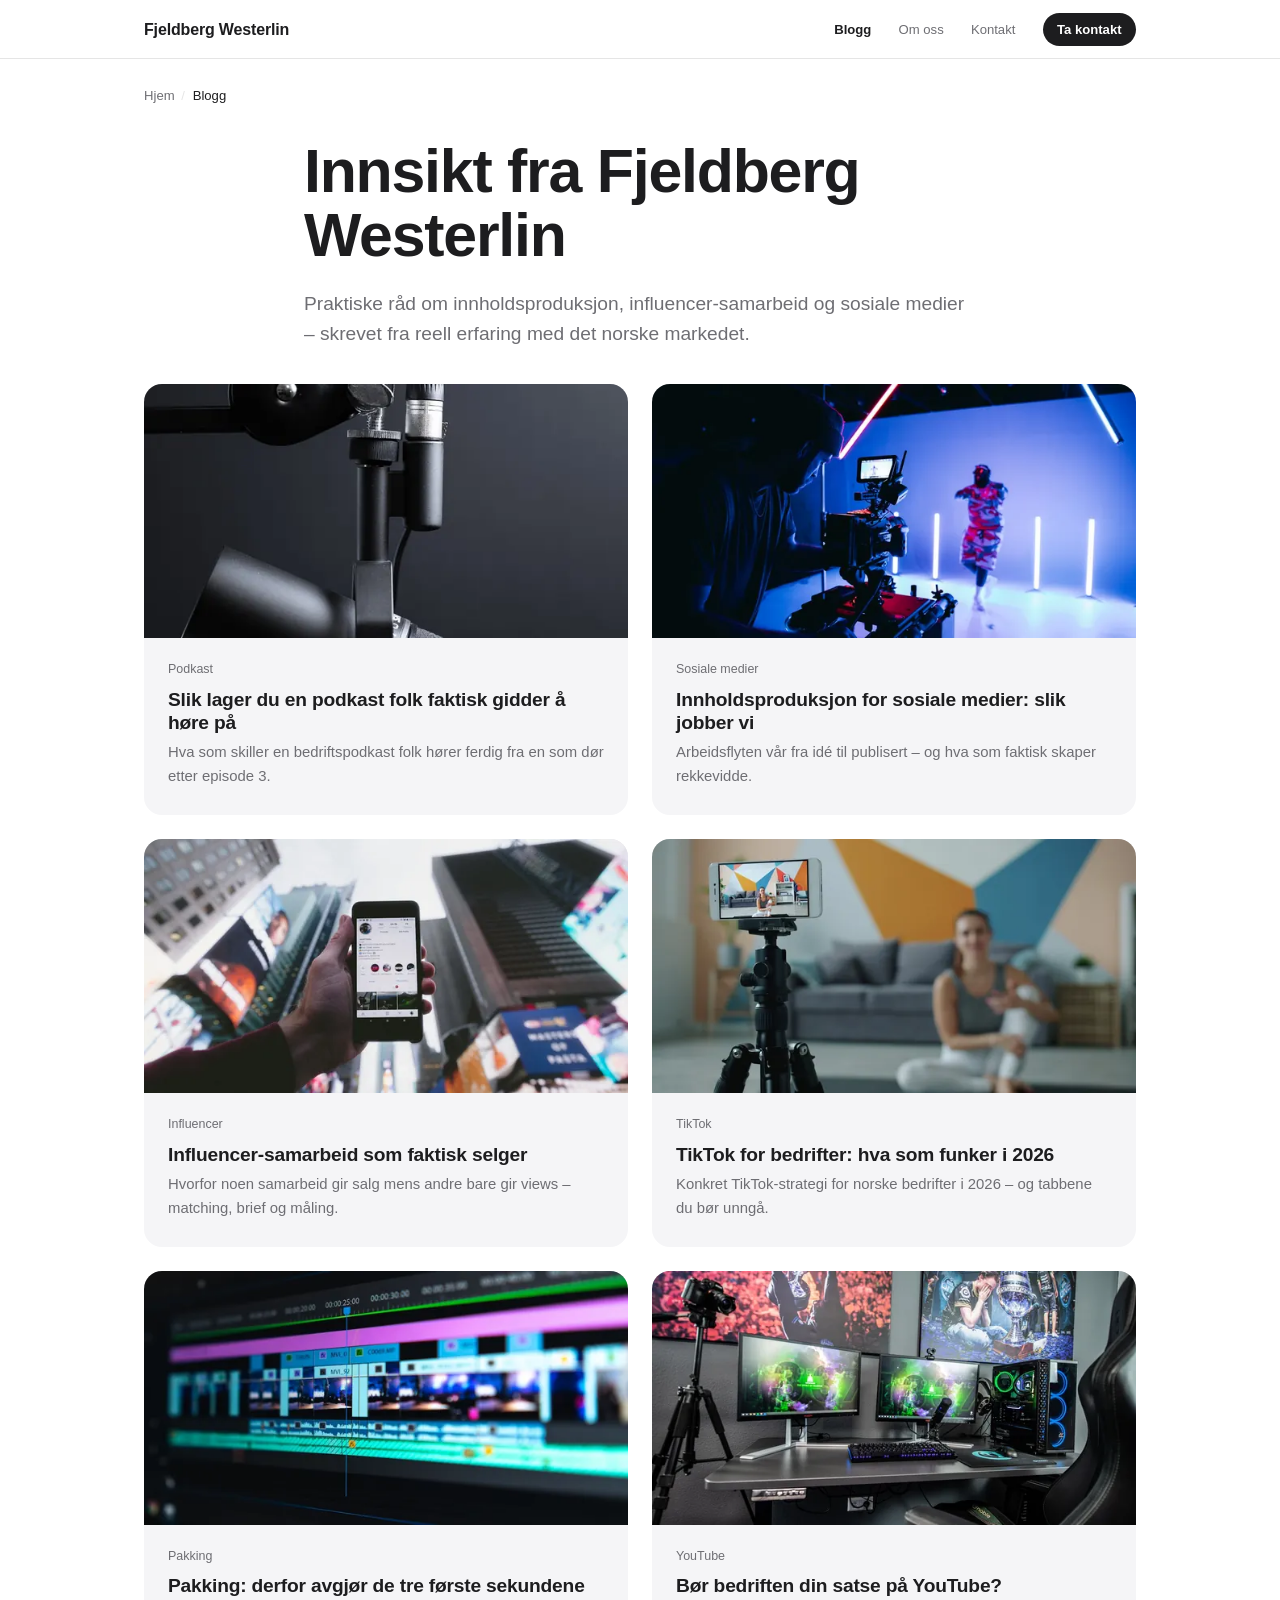
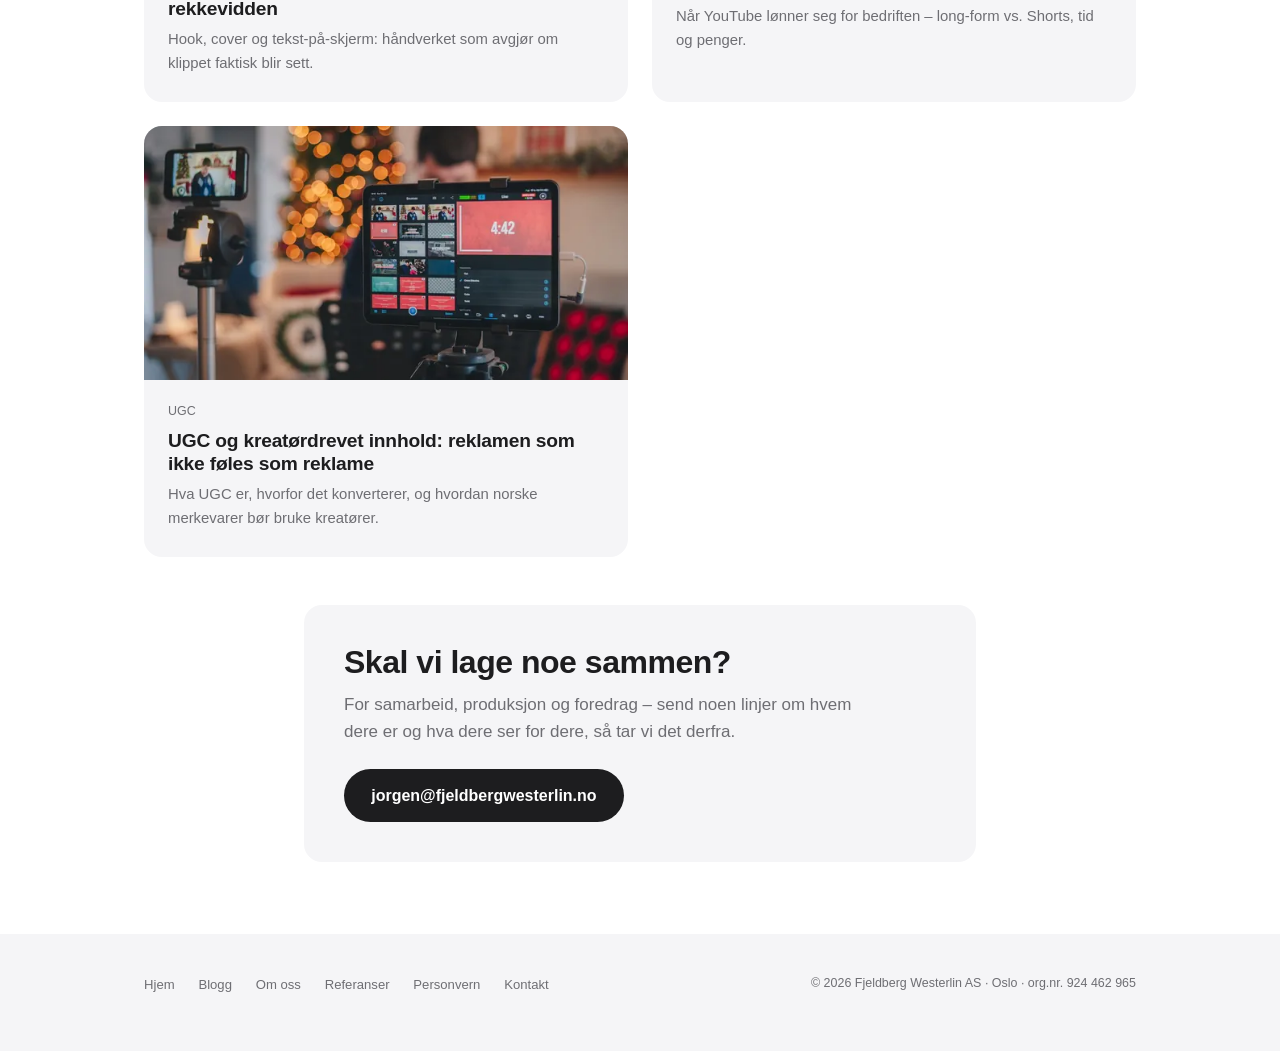
<file: blogg/index.html>
<!DOCTYPE html>
<html lang="nb">
<head>
<meta charset="UTF-8">
<meta name="viewport" content="width=device-width, initial-scale=1">
<title>Blogg: innhold og sosiale medier | Fjeldberg Westerlin</title>
<meta name="description" content="Innsikt fra Fjeldberg Westerlin om innholdsproduksjon, influencer-samarbeid, TikTok, YouTube, podkast og pakking – praktiske råd som faktisk skaper rekkevidde.">
<link rel="canonical" href="https://fjeldbergwesterlin.no/blogg/">
<meta name="robots" content="index, follow, max-image-preview:large, max-snippet:-1, max-video-preview:-1">
<meta name="author" content="Oskar Westerlin">
<meta name="theme-color" content="#ffffff">

<!-- Open Graph -->
<meta property="og:type" content="website">
<meta property="og:site_name" content="Fjeldberg Westerlin">
<meta property="og:locale" content="nb_NO">
<meta property="og:title" content="Blogg – innholdsproduksjon, influencer og sosiale medier">
<meta property="og:description" content="Praktiske råd om innholdsproduksjon, influencer-samarbeid, TikTok, YouTube, podkast og pakking – fra Fjeldberg Westerlin.">
<meta property="og:url" content="https://fjeldbergwesterlin.no/blogg/">
<meta property="og:image" content="https://fjeldbergwesterlin.no/images/og-bilde.png">
<meta property="og:image:secure_url" content="https://fjeldbergwesterlin.no/images/og-bilde.png">
<meta property="og:image:width" content="1200">
<meta property="og:image:height" content="630">
<meta property="og:image:alt" content="Fjeldberg Westerlin – innholdsproduksjon og influencer-samarbeid">
<meta property="og:image:type" content="image/png">

<!-- Twitter / X Card -->
<meta name="twitter:card" content="summary_large_image">
<meta name="twitter:title" content="Blogg – innholdsproduksjon, influencer og sosiale medier">
<meta name="twitter:description" content="Praktiske råd om innholdsproduksjon, influencer-samarbeid, TikTok, YouTube, podkast og pakking – fra Fjeldberg Westerlin.">
<meta name="twitter:image" content="https://fjeldbergwesterlin.no/images/og-bilde.png">
<meta name="twitter:image:alt" content="Fjeldberg Westerlin – innholdsproduksjon og influencer-samarbeid">

<link rel="icon" href="data:image/svg+xml,%3Csvg xmlns='http://www.w3.org/2000/svg' viewBox='0 0 64 64'%3E%3Crect width='64' height='64' rx='14' fill='%231d1d1f'/%3E%3Ctext x='32' y='44' font-family='Helvetica,Arial' font-size='26' font-weight='700' text-anchor='middle' fill='%23ffffff'%3EOW%3C/text%3E%3C/svg%3E">
<link rel="preload" as="image" type="image/webp" imagesrcset="/images/blogg/podkastproduksjon-for-bedrifter-600.webp 600w, /images/blogg/podkastproduksjon-for-bedrifter.webp 1200w" imagesizes="(max-width: 900px) calc(100vw - 48px), 508px" fetchpriority="high">
<link rel="stylesheet" href="/assets/styles.css">
<script>document.documentElement.classList.add('js')</script>

<script type="application/ld+json">
{
  "@context": "https://schema.org",
  "@type": "BreadcrumbList",
  "itemListElement": [
    { "@type": "ListItem", "position": 1, "name": "Hjem", "item": "https://fjeldbergwesterlin.no/" },
    { "@type": "ListItem", "position": 2, "name": "Blogg" }
  ]
}
</script>
<script type="application/ld+json">
{
  "@context": "https://schema.org",
  "@type": "Blog",
  "@id": "https://fjeldbergwesterlin.no/blogg/#blog",
  "name": "Fjeldberg Westerlin – blogg",
  "description": "Innsikt om innholdsproduksjon, influencer-samarbeid, TikTok, YouTube, podkast og pakking for det norske markedet.",
  "url": "https://fjeldbergwesterlin.no/blogg/",
  "inLanguage": "nb",
  "publisher": { "@id": "https://fjeldbergwesterlin.no/#organization" },
  "mainEntity": {
    "@type": "ItemList",
    "itemListElement": [
      { "@type": "ListItem", "position": 1, "url": "https://fjeldbergwesterlin.no/blogg/podkastproduksjon-for-bedrifter/", "name": "Slik lager du en podkast folk faktisk gidder å høre på" },
      { "@type": "ListItem", "position": 2, "url": "https://fjeldbergwesterlin.no/blogg/innholdsproduksjon-for-sosiale-medier/", "name": "Innholdsproduksjon for sosiale medier: slik jobber vi" },
      { "@type": "ListItem", "position": 3, "url": "https://fjeldbergwesterlin.no/blogg/influencer-samarbeid-som-selger/", "name": "Influencer-samarbeid som faktisk selger" },
      { "@type": "ListItem", "position": 4, "url": "https://fjeldbergwesterlin.no/blogg/tiktok-for-bedrifter/", "name": "TikTok for bedrifter: hva som funker i 2026" },
      { "@type": "ListItem", "position": 5, "url": "https://fjeldbergwesterlin.no/blogg/pakke-innhold-for-rekkevidde/", "name": "Pakking: derfor avgjør de tre første sekundene rekkevidden" },
      { "@type": "ListItem", "position": 6, "url": "https://fjeldbergwesterlin.no/blogg/youtube-for-bedrifter/", "name": "Bør bedriften din satse på YouTube?" },
      { "@type": "ListItem", "position": 7, "url": "https://fjeldbergwesterlin.no/blogg/ugc-og-kreatordrevet-innhold/", "name": "UGC og kreatørdrevet innhold: reklamen som ikke føles som reklame" }
    ]
  }
}
</script>
</head>
<body>

<a class="skjult-hopp" href="#hoved">Hopp til innhold</a>

<header class="topp">
  <div class="ramme">
    <a class="topp__navn" href="/">Fjeldberg Westerlin</a>
    <nav aria-label="Hovedmeny">
      <a href="/blogg/" aria-current="page">Blogg</a>
      <a href="/om-oss/">Om oss</a>
      <a href="/#kontakt">Kontakt</a>
      <a class="topp__kontakt" href="mailto:jorgen@fjeldbergwesterlin.no?subject=Samarbeid%20med%20Oskar">Ta kontakt</a>
    </nav>
  </div>
</header>

<nav class="sti" aria-label="Sti">
  <div class="ramme">
    <ol>
      <li><a href="/">Hjem</a></li>
      <li><span aria-current="page">Blogg</span></li>
    </ol>
  </div>
</nav>

<main id="hoved">

  <div class="blogghode">
    <div class="ramme">
      <h1>Innsikt fra Fjeldberg Westerlin</h1>
      <p>Praktiske råd om innholdsproduksjon, influencer-samarbeid og sosiale medier – skrevet fra reell erfaring med det norske markedet.</p>
    </div>
  </div>

  <section class="ramme fase" aria-label="Alle innlegg">
    <div class="kortgrid">

      <a class="blogkort" href="/blogg/podkastproduksjon-for-bedrifter/">
        <div class="bilde">
          <picture>
            <source type="image/webp" srcset="/images/blogg/podkastproduksjon-for-bedrifter-600.webp 600w, /images/blogg/podkastproduksjon-for-bedrifter.webp 1200w" sizes="(max-width: 900px) calc(100vw - 48px), 508px">
            <img src="/images/blogg/podkastproduksjon-for-bedrifter.jpg" width="1200" height="630" fetchpriority="high" decoding="async"
               alt="Podkaststudio med kondensatormikrofon på bordarm, lukkede hodetelefoner og lydmikser klart til opptak.">
          </picture>
        </div>
        <div class="innhold">
          <p class="kicker">Podkast</p>
          <h2>Slik lager du en podkast folk faktisk gidder å høre på</h2>
          <p>Hva som skiller en bedriftspodkast folk hører ferdig fra en som dør etter episode 3.</p>
        </div>
      </a>

      <a class="blogkort" href="/blogg/innholdsproduksjon-for-sosiale-medier/">
        <div class="bilde">
          <picture>
            <source type="image/webp" srcset="/images/blogg/innholdsproduksjon-for-sosiale-medier-600.webp 600w, /images/blogg/innholdsproduksjon-for-sosiale-medier.webp 1200w" sizes="(max-width: 900px) calc(100vw - 48px), 508px">
            <img src="/images/blogg/innholdsproduksjon-for-sosiale-medier.jpg" width="1200" height="630" loading="lazy" decoding="async"
               alt="Filmfotograf bak et kamera under et innholdsopptak i et studio med blå og rosa neonlys">
          </picture>
        </div>
        <div class="innhold">
          <p class="kicker">Sosiale medier</p>
          <h2>Innholdsproduksjon for sosiale medier: slik jobber vi</h2>
          <p>Arbeidsflyten vår fra idé til publisert – og hva som faktisk skaper rekkevidde.</p>
        </div>
      </a>

      <a class="blogkort" href="/blogg/influencer-samarbeid-som-selger/">
        <div class="bilde">
          <picture>
            <source type="image/webp" srcset="/images/blogg/influencer-samarbeid-som-selger-600.webp 600w, /images/blogg/influencer-samarbeid-som-selger.webp 1200w" sizes="(max-width: 900px) calc(100vw - 48px), 508px">
            <img src="/images/blogg/influencer-samarbeid-som-selger.jpg" width="1200" height="630" loading="lazy" decoding="async"
               alt="En hånd holder opp en mobil med en kreatørs profil på skjermen, med reklameskjermer og skyskrapere i bakgrunnen.">
          </picture>
        </div>
        <div class="innhold">
          <p class="kicker">Influencer</p>
          <h2>Influencer-samarbeid som faktisk selger</h2>
          <p>Hvorfor noen samarbeid gir salg mens andre bare gir views – matching, brief og måling.</p>
        </div>
      </a>

      <a class="blogkort" href="/blogg/tiktok-for-bedrifter/">
        <div class="bilde">
          <picture>
            <source type="image/webp" srcset="/images/blogg/tiktok-for-bedrifter-600.webp 600w, /images/blogg/tiktok-for-bedrifter.webp 1200w" sizes="(max-width: 900px) calc(100vw - 48px), 508px">
            <img src="/images/blogg/tiktok-for-bedrifter.jpg" width="1200" height="630" loading="lazy" decoding="async"
               alt="Kvinne filmer en vertikal video av seg selv med en smarttelefon montert på et stativ">
          </picture>
        </div>
        <div class="innhold">
          <p class="kicker">TikTok</p>
          <h2>TikTok for bedrifter: hva som funker i 2026</h2>
          <p>Konkret TikTok-strategi for norske bedrifter i 2026 – og tabbene du bør unngå.</p>
        </div>
      </a>

      <a class="blogkort" href="/blogg/pakke-innhold-for-rekkevidde/">
        <div class="bilde">
          <picture>
            <source type="image/webp" srcset="/images/blogg/pakke-innhold-for-rekkevidde-600.webp 600w, /images/blogg/pakke-innhold-for-rekkevidde.webp 1200w" sizes="(max-width: 900px) calc(100vw - 48px), 508px">
            <img src="/images/blogg/pakke-innhold-for-rekkevidde.jpg" width="1200" height="630" loading="lazy" decoding="async"
               alt="Videoredigeringsprogram med fargekodet tidslinje, klipp og lydspor på en skjerm">
          </picture>
        </div>
        <div class="innhold">
          <p class="kicker">Pakking</p>
          <h2>Pakking: derfor avgjør de tre første sekundene rekkevidden</h2>
          <p>Hook, cover og tekst-på-skjerm: håndverket som avgjør om klippet faktisk blir sett.</p>
        </div>
      </a>

      <a class="blogkort" href="/blogg/youtube-for-bedrifter/">
        <div class="bilde">
          <picture>
            <source type="image/webp" srcset="/images/blogg/youtube-for-bedrifter-600.webp 600w, /images/blogg/youtube-for-bedrifter.webp 1200w" sizes="(max-width: 900px) calc(100vw - 48px), 508px">
            <img src="/images/blogg/youtube-for-bedrifter.jpg" width="1200" height="630" loading="lazy" decoding="async"
               alt="Videokamera på stativ foran en opplyst studiobakgrunn, klart for opptak av YouTube-innhold">
          </picture>
        </div>
        <div class="innhold">
          <p class="kicker">YouTube</p>
          <h2>Bør bedriften din satse på YouTube?</h2>
          <p>Når YouTube lønner seg for bedriften – long-form vs. Shorts, tid og penger.</p>
        </div>
      </a>

      <a class="blogkort" href="/blogg/ugc-og-kreatordrevet-innhold/">
        <div class="bilde">
          <picture>
            <source type="image/webp" srcset="/images/blogg/ugc-og-kreatordrevet-innhold-600.webp 600w, /images/blogg/ugc-og-kreatordrevet-innhold.webp 1200w" sizes="(max-width: 900px) calc(100vw - 48px), 508px">
            <img src="/images/blogg/ugc-og-kreatordrevet-innhold.jpg" width="1200" height="630" loading="lazy" decoding="async"
               alt="Smarttelefon på stativ som filmer en person, med et nettbrett som viser live-produksjon i forgrunnen">
          </picture>
        </div>
        <div class="innhold">
          <p class="kicker">UGC</p>
          <h2>UGC og kreatørdrevet innhold: reklamen som ikke føles som reklame</h2>
          <p>Hva UGC er, hvorfor det konverterer, og hvordan norske merkevarer bør bruke kreatører.</p>
        </div>
      </a>

    </div>
  </section>

  <section class="cta fase" aria-label="Ta kontakt">
    <div class="ramme">
      <div class="cta__boks">
        <h2>Skal vi lage noe sammen?</h2>
        <p>For samarbeid, produksjon og foredrag – send noen linjer om hvem dere er og hva dere ser for dere, så tar vi det derfra.</p>
        <a class="knapp" href="mailto:jorgen@fjeldbergwesterlin.no?subject=Samarbeid%20med%20Oskar">jorgen@fjeldbergwesterlin.no</a>
      </div>
    </div>
  </section>

</main>

<footer>
  <div class="ramme">
    <div class="bunnlenker">
      <a href="/">Hjem</a>
      <a href="/blogg/">Blogg</a>
      <a href="/om-oss/">Om oss</a>
      <a href="/referanser/">Referanser</a>
      <a href="/personvern/">Personvern</a>
      <a href="mailto:jorgen@fjeldbergwesterlin.no">Kontakt</a>
    </div>
    <p>&copy; 2026 Fjeldberg Westerlin AS · Oslo · org.nr. 924 462 965</p>
  </div>
</footer>

<script>
(function(){
  var deler=document.querySelectorAll('.fase');
  if(!('IntersectionObserver' in window)||matchMedia('(prefers-reduced-motion: reduce)').matches){
    deler.forEach(function(n){n.classList.add('inn')});return;
  }
  var io=new IntersectionObserver(function(es){
    es.forEach(function(e){if(e.isIntersecting){e.target.classList.add('inn');io.unobserve(e.target)}});
  },{threshold:.15});
  deler.forEach(function(n){io.observe(n)});
})();
</script>
</body>
</html>
</file>
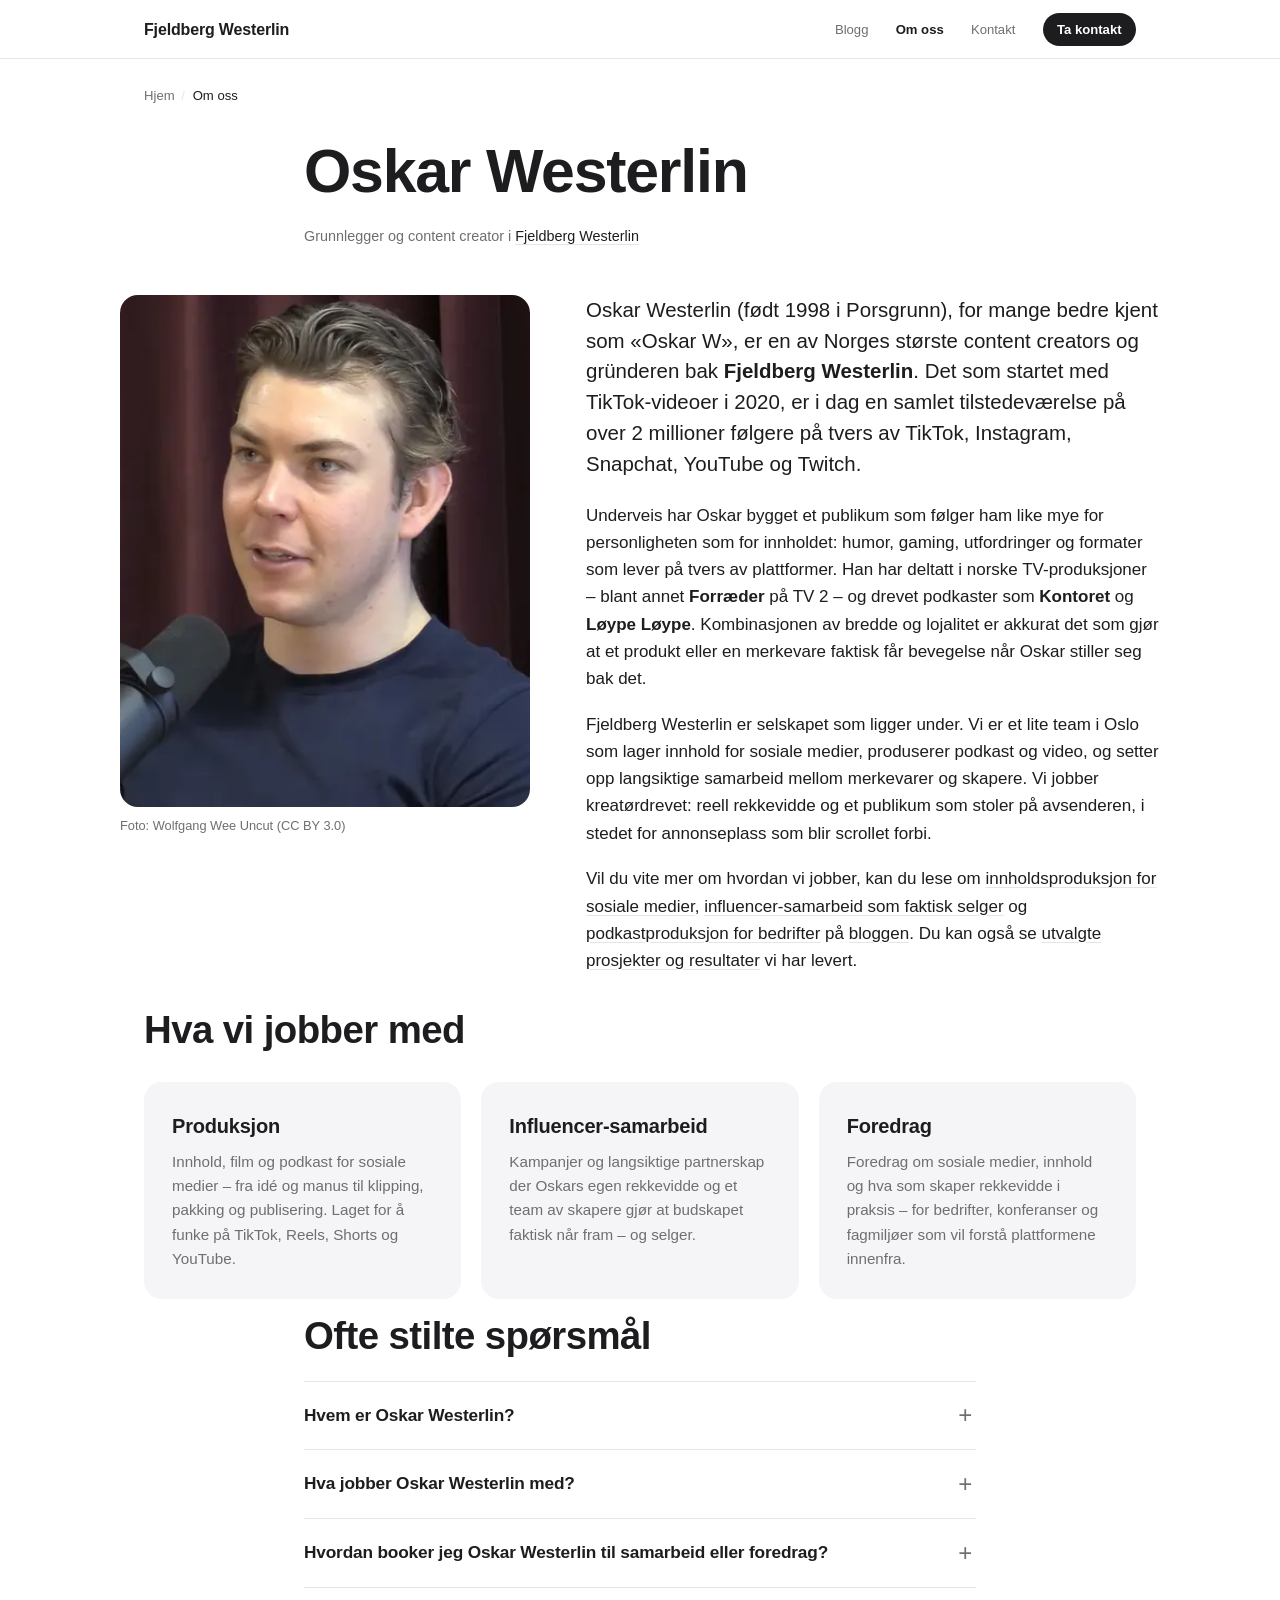
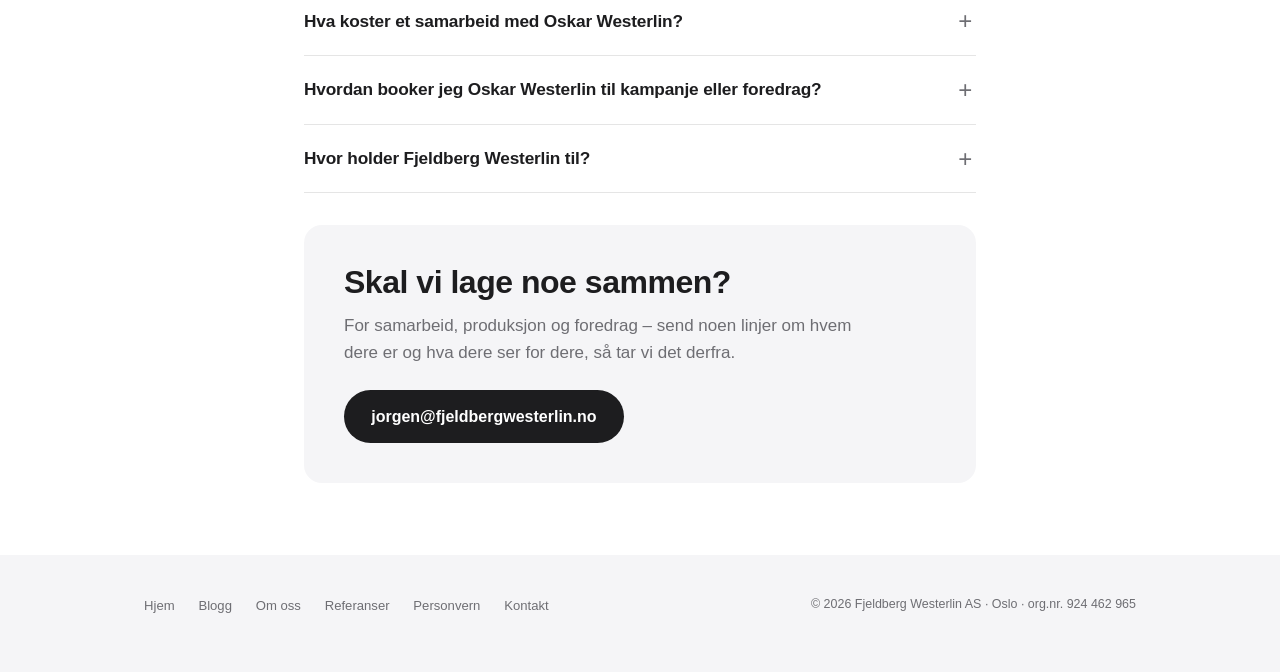
<file: om-oss/index.html>
<!DOCTYPE html>
<html lang="nb">
<head>
<meta charset="UTF-8">
<meta name="viewport" content="width=device-width, initial-scale=1">
<title>Oskar Westerlin – grunnlegger | Fjeldberg Westerlin</title>
<meta name="description" content="Oskar Westerlin (f. 1998, Porsgrunn) er grunnlegger av Fjeldberg Westerlin og content creator med over 2 millioner følgere. Se hva vi jobber med og ta kontakt.">
<link rel="canonical" href="https://fjeldbergwesterlin.no/om-oss/">
<meta name="robots" content="index, follow, max-image-preview:large, max-snippet:-1, max-video-preview:-1">
<meta name="author" content="Oskar Westerlin">
<meta name="theme-color" content="#ffffff">

<!-- Open Graph -->
<meta property="og:type" content="website">
<meta property="og:site_name" content="Fjeldberg Westerlin">
<meta property="og:locale" content="nb_NO">
<meta property="og:title" content="Oskar Westerlin – grunnlegger | Fjeldberg Westerlin">
<meta property="og:description" content="Content creator og grunnlegger av Fjeldberg Westerlin. Over 2 millioner følgere på tvers av norske sosiale medier. Se hva vi jobber med, og ta kontakt.">
<meta property="og:url" content="https://fjeldbergwesterlin.no/om-oss/">
<meta property="og:image" content="https://fjeldbergwesterlin.no/images/og-bilde.png">
<meta property="og:image:secure_url" content="https://fjeldbergwesterlin.no/images/og-bilde.png">
<meta property="og:image:width" content="1200">
<meta property="og:image:height" content="630">
<meta property="og:image:alt" content="Oskar Westerlin, grunnlegger av Fjeldberg Westerlin">
<meta property="og:image:type" content="image/png">

<!-- Twitter / X Card -->
<meta name="twitter:card" content="summary_large_image">
<meta name="twitter:title" content="Oskar Westerlin – grunnlegger | Fjeldberg Westerlin">
<meta name="twitter:description" content="Content creator og grunnlegger av Fjeldberg Westerlin. Over 2 millioner følgere på tvers av norske sosiale medier.">
<meta name="twitter:image" content="https://fjeldbergwesterlin.no/images/og-bilde.png">
<meta name="twitter:image:alt" content="Oskar Westerlin, grunnlegger av Fjeldberg Westerlin">

<link rel="icon" href="data:image/svg+xml,%3Csvg xmlns='http://www.w3.org/2000/svg' viewBox='0 0 64 64'%3E%3Crect width='64' height='64' rx='14' fill='%231d1d1f'/%3E%3Ctext x='32' y='44' font-family='Helvetica,Arial' font-size='26' font-weight='700' text-anchor='middle' fill='%23ffffff'%3EOW%3C/text%3E%3C/svg%3E">
<link rel="preload" as="image" type="image/webp" imagesrcset="/images/oskar-westerlin-600.webp 600w, /images/oskar-westerlin.webp 1358w" imagesizes="(max-width: 900px) calc(100vw - 48px), 420px" fetchpriority="high">
<link rel="stylesheet" href="/assets/styles.css">
<script>document.documentElement.classList.add('js')</script>

<script type="application/ld+json">
{
  "@context": "https://schema.org",
  "@type": "Person",
  "@id": "https://fjeldbergwesterlin.no/om-oss#oskar",
  "name": "Oskar Westerlin",
  "alternateName": "Oskar W",
  "jobTitle": "Grunnlegger og content creator",
  "worksFor": { "@id": "https://fjeldbergwesterlin.no/#organization" },
  "url": "https://fjeldbergwesterlin.no/om-oss/",
  "image": "https://fjeldbergwesterlin.no/images/oskar-westerlin.jpg",
  "birthPlace": "Porsgrunn, Norge",
  "birthDate": "1998",
  "nationality": "NO",
  "description": "Oskar Westerlin er grunnlegger av Fjeldberg Westerlin og en av Norges største content creators, med over 2 millioner følgere på tvers av sosiale medier.",
  "knowsAbout": ["innholdsproduksjon", "influencer-markedsføring", "sosiale medier", "TikTok", "YouTube", "podkast", "videoproduksjon"],
  "sameAs": [
    "https://www.tiktok.com/@oskarwesterlin",
    "https://www.instagram.com/oskarwesterlin/",
    "https://www.youtube.com/@OskarWesterlin",
    "https://www.twitch.tv/oskarwesterlin",
    "https://www.snapchat.com/add/oskar.westerlin",
    "https://x.com/owesterlin",
    "https://www.linkedin.com/in/oskar-westerlin-a94555177/",
    "https://snl.no/Oskar_Westerlin",
    "https://www.wikidata.org/wiki/Q106923920"
  ]
}
</script>
<script type="application/ld+json">
{
  "@context": "https://schema.org",
  "@type": "BreadcrumbList",
  "itemListElement": [
    { "@type": "ListItem", "position": 1, "name": "Hjem", "item": "https://fjeldbergwesterlin.no/" },
    { "@type": "ListItem", "position": 2, "name": "Om oss" }
  ]
}
</script>
<script type="application/ld+json">
{
  "@context": "https://schema.org",
  "@type": "FAQPage",
  "mainEntity": [
    {
      "@type": "Question",
      "name": "Hvem er Oskar Westerlin?",
      "acceptedAnswer": { "@type": "Answer", "text": "Oskar Westerlin er en norsk content creator og gründer, født i 1998 i Porsgrunn. Han slo gjennom med TikTok-innhold rundt 2020 og har i dag over 2 millioner følgere samlet på tvers av plattformene. Han står bak selskapet Fjeldberg Westerlin og har blant annet deltatt i Forræder på TV 2 og drevet podkastene Kontoret og Løype Løype." }
    },
    {
      "@type": "Question",
      "name": "Hva jobber Oskar Westerlin med?",
      "acceptedAnswer": { "@type": "Answer", "text": "Til daglig jobber Oskar med innholdsproduksjon for sosiale medier gjennom Fjeldberg Westerlin. Det betyr egne kanaler og formater, samarbeid med merkevarer, podkast- og videoproduksjon og foredrag. Teamet i Oslo tar prosjekter fra idé til ferdig publisert innhold – med utgangspunkt i hva som faktisk skaper rekkevidde på plattformene." }
    },
    {
      "@type": "Question",
      "name": "Hvordan booker jeg Oskar Westerlin til samarbeid eller foredrag?",
      "acceptedAnswer": { "@type": "Answer", "text": "Send en e-post til jorgen@fjeldbergwesterlin.no med noen linjer om hvem dere er og hva dere ser for dere. Da tar vi en prat om form, omfang og pris. Vi setter opp alt fra enkeltkampanjer til langsiktige partnerskap, og holder foredrag for bedrifter og konferanser." }
    },
    {
      "@type": "Question",
      "name": "Hva koster et samarbeid med Oskar Westerlin?",
      "acceptedAnswer": { "@type": "Answer", "text": "Prisen avtales per prosjekt, ut fra omfang, hvilke plattformer det skal på og hvor mye produksjon som skal til. Et enkelt klipp koster naturlig nok mindre enn en langsiktig kampanje eller et løpende innholdssamarbeid. Vi gir alltid et konkret tilbud i forkant, slik at dere vet hva dere får og hva det koster. Send noen linjer om hva dere ser for dere til jorgen@fjeldbergwesterlin.no, så setter vi opp et prisforslag." }
    },
    {
      "@type": "Question",
      "name": "Hvordan booker jeg Oskar Westerlin til kampanje eller foredrag?",
      "acceptedAnswer": { "@type": "Answer", "text": "Ta kontakt på jorgen@fjeldbergwesterlin.no med litt om hvem dere er, målet med kampanjen eller foredraget og gjerne ønsket tidsrom. Oskar W jobber med alt fra enkeltkampanjer og produktlanseringer til langsiktige ambassadørroller, UGC og foredrag – vi matcher formen på oppdraget med målet deres, enten det er rekkevidde, troverdighet eller salg." }
    },
    {
      "@type": "Question",
      "name": "Hvor holder Fjeldberg Westerlin til?",
      "acceptedAnswer": { "@type": "Answer", "text": "Fjeldberg Westerlin AS holder til i Behrens' gate 5, 0257 Oslo (organisasjonsnummer 924 462 965). Vi jobber med kunder over hele landet, men produksjon og planlegging skjer i hovedsak fra Oslo." }
    }
  ]
}
</script>
</head>
<body>

<a class="skjult-hopp" href="#hoved">Hopp til innhold</a>

<header class="topp">
  <div class="ramme">
    <a class="topp__navn" href="/">Fjeldberg Westerlin</a>
    <nav aria-label="Hovedmeny">
      <a href="/blogg/">Blogg</a>
      <a href="/om-oss/" aria-current="page">Om oss</a>
      <a href="/#kontakt">Kontakt</a>
      <a class="topp__kontakt" href="mailto:jorgen@fjeldbergwesterlin.no?subject=Samarbeid%20med%20Oskar">Ta kontakt</a>
    </nav>
  </div>
</header>

<nav class="sti" aria-label="Sti">
  <div class="ramme">
    <ol>
      <li><a href="/">Hjem</a></li>
      <li><span aria-current="page">Om oss</span></li>
    </ol>
  </div>
</nav>

<main id="hoved">

  <div class="sidehode">
    <div class="ramme">
      <h1>Oskar Westerlin</h1>
      <p class="meta">Grunnlegger og content creator i <a href="/">Fjeldberg Westerlin</a></p>
    </div>
  </div>

  <section class="omgrid ramme fase" aria-label="Om Oskar Westerlin">
    <figure class="portrett">
      <div class="flate">
        <picture>
          <source type="image/webp" srcset="/images/oskar-westerlin-600.webp 600w, /images/oskar-westerlin.webp 1358w" sizes="(max-width: 900px) calc(100vw - 48px), 420px">
          <img src="/images/oskar-westerlin.jpg" width="1358" height="1079"
             alt="Portrett av Oskar Westerlin, grunnlegger av Fjeldberg Westerlin"
             fetchpriority="high" decoding="async">
        </picture>
      </div>
      <figcaption>Foto: Wolfgang Wee Uncut (CC BY 3.0)</figcaption>
    </figure>
    <div class="tekst">
      <p>Oskar Westerlin (født 1998 i Porsgrunn), for mange bedre kjent som «Oskar W», er en av Norges største content creators og gründeren bak <b>Fjeldberg Westerlin</b>. Det som startet med TikTok-videoer i 2020, er i dag en samlet tilstedeværelse på over 2 millioner følgere på tvers av TikTok, Instagram, Snapchat, YouTube og Twitch.</p>
      <p>Underveis har Oskar bygget et publikum som følger ham like mye for personligheten som for innholdet: humor, gaming, utfordringer og formater som lever på tvers av plattformer. Han har deltatt i norske TV-produksjoner – blant annet <b>Forræder</b> på TV 2 – og drevet podkaster som <b>Kontoret</b> og <b>Løype Løype</b>. Kombinasjonen av bredde og lojalitet er akkurat det som gjør at et produkt eller en merkevare faktisk får bevegelse når Oskar stiller seg bak det.</p>
      <p>Fjeldberg Westerlin er selskapet som ligger under. Vi er et lite team i Oslo som lager innhold for sosiale medier, produserer podkast og video, og setter opp langsiktige samarbeid mellom merkevarer og skapere. Vi jobber kreatørdrevet: reell rekkevidde og et publikum som stoler på avsenderen, i stedet for annonseplass som blir scrollet forbi.</p>
      <p>Vil du vite mer om hvordan vi jobber, kan du lese om <a href="/blogg/innholdsproduksjon-for-sosiale-medier/">innholdsproduksjon for sosiale medier</a>, <a href="/blogg/influencer-samarbeid-som-selger/">influencer-samarbeid som faktisk selger</a> og <a href="/blogg/podkastproduksjon-for-bedrifter/">podkastproduksjon for bedrifter</a> på <a href="/blogg/">bloggen</a>. Du kan også se <a href="/referanser/">utvalgte prosjekter og resultater</a> vi har levert.</p>
    </div>
  </section>

  <section class="tjenester fase" aria-label="Hva vi jobber med">
    <div class="ramme">
      <h2>Hva vi jobber med</h2>
      <div class="kort3">
        <article>
          <h3>Produksjon</h3>
          <p>Innhold, film og podkast for sosiale medier – fra idé og manus til klipping, pakking og publisering. Laget for å funke på TikTok, Reels, Shorts og YouTube.</p>
        </article>
        <article>
          <h3>Influencer-samarbeid</h3>
          <p>Kampanjer og langsiktige partnerskap der Oskars egen rekkevidde og et team av skapere gjør at budskapet faktisk når fram – og selger.</p>
        </article>
        <article>
          <h3>Foredrag</h3>
          <p>Foredrag om sosiale medier, innhold og hva som skaper rekkevidde i praksis – for bedrifter, konferanser og fagmiljøer som vil forstå plattformene innenfra.</p>
        </article>
      </div>
    </div>
  </section>

  <section class="faq fase" aria-label="Ofte stilte spørsmål">
    <div class="ramme">
      <h2>Ofte stilte spørsmål</h2>

      <details>
        <summary>Hvem er Oskar Westerlin?</summary>
        <div class="svar">
          <p>Oskar Westerlin er en norsk content creator og gründer, født i 1998 i Porsgrunn. Han slo gjennom med TikTok-innhold rundt 2020 og har i dag over 2 millioner følgere samlet på tvers av plattformene. Han står bak selskapet Fjeldberg Westerlin og har blant annet deltatt i Forræder på TV 2 og drevet podkastene Kontoret og Løype Løype.</p>
        </div>
      </details>

      <details>
        <summary>Hva jobber Oskar Westerlin med?</summary>
        <div class="svar">
          <p>Til daglig jobber Oskar med innholdsproduksjon for sosiale medier gjennom Fjeldberg Westerlin. Det betyr egne kanaler og formater, samarbeid med merkevarer, podkast- og videoproduksjon og foredrag. Teamet i Oslo tar prosjekter fra idé til ferdig publisert innhold – med utgangspunkt i hva som faktisk skaper rekkevidde på plattformene.</p>
        </div>
      </details>

      <details>
        <summary>Hvordan booker jeg Oskar Westerlin til samarbeid eller foredrag?</summary>
        <div class="svar">
          <p>Send en e-post til <a href="mailto:jorgen@fjeldbergwesterlin.no">jorgen@fjeldbergwesterlin.no</a> med noen linjer om hvem dere er og hva dere ser for dere. Da tar vi en prat om form, omfang og pris. Vi setter opp alt fra enkeltkampanjer til langsiktige partnerskap, og holder foredrag for bedrifter og konferanser.</p>
        </div>
      </details>

      <details>
        <summary>Hva koster et samarbeid med Oskar Westerlin?</summary>
        <div class="svar">
          <p>Prisen avtales per prosjekt, ut fra omfang, hvilke plattformer det skal på og hvor mye produksjon som skal til. Et enkelt klipp koster naturlig nok mindre enn en langsiktig kampanje eller et løpende innholdssamarbeid. Vi gir alltid et konkret tilbud i forkant, slik at dere vet hva dere får og hva det koster. Send noen linjer om hva dere ser for dere til <a href="mailto:jorgen@fjeldbergwesterlin.no">jorgen@fjeldbergwesterlin.no</a>, så setter vi opp et prisforslag.</p>
        </div>
      </details>

      <details>
        <summary>Hvordan booker jeg Oskar Westerlin til kampanje eller foredrag?</summary>
        <div class="svar">
          <p>Ta kontakt på <a href="mailto:jorgen@fjeldbergwesterlin.no">jorgen@fjeldbergwesterlin.no</a> med litt om hvem dere er, målet med kampanjen eller foredraget og gjerne ønsket tidsrom. Oskar W jobber med alt fra enkeltkampanjer og produktlanseringer til langsiktige ambassadørroller, UGC og foredrag – vi matcher formen på oppdraget med målet deres, enten det er rekkevidde, troverdighet eller salg.</p>
        </div>
      </details>

      <details>
        <summary>Hvor holder Fjeldberg Westerlin til?</summary>
        <div class="svar">
          <p>Fjeldberg Westerlin AS holder til i Behrens' gate 5, 0257 Oslo (organisasjonsnummer 924 462 965). Vi jobber med kunder over hele landet, men produksjon og planlegging skjer i hovedsak fra Oslo.</p>
        </div>
      </details>
    </div>
  </section>

  <section class="cta fase" aria-label="Ta kontakt">
    <div class="ramme">
      <div class="cta__boks">
        <h2>Skal vi lage noe sammen?</h2>
        <p>For samarbeid, produksjon og foredrag – send noen linjer om hvem dere er og hva dere ser for dere, så tar vi det derfra.</p>
        <a class="knapp" href="mailto:jorgen@fjeldbergwesterlin.no?subject=Samarbeid%20med%20Oskar">jorgen@fjeldbergwesterlin.no</a>
      </div>
    </div>
  </section>

</main>

<footer>
  <div class="ramme">
    <div class="bunnlenker">
      <a href="/">Hjem</a>
      <a href="/blogg/">Blogg</a>
      <a href="/om-oss/">Om oss</a>
      <a href="/referanser/">Referanser</a>
      <a href="/personvern/">Personvern</a>
      <a href="mailto:jorgen@fjeldbergwesterlin.no">Kontakt</a>
    </div>
    <p>&copy; 2026 Fjeldberg Westerlin AS · Oslo · org.nr. 924 462 965</p>
  </div>
</footer>

<script>
(function(){
  var deler=document.querySelectorAll('.fase');
  if(!('IntersectionObserver' in window)||matchMedia('(prefers-reduced-motion: reduce)').matches){
    deler.forEach(function(n){n.classList.add('inn')});return;
  }
  var io=new IntersectionObserver(function(es){
    es.forEach(function(e){if(e.isIntersecting){e.target.classList.add('inn');io.unobserve(e.target)}});
  },{threshold:.15});
  deler.forEach(function(n){io.observe(n)});
})();
</script>
</body>
</html>
</file>
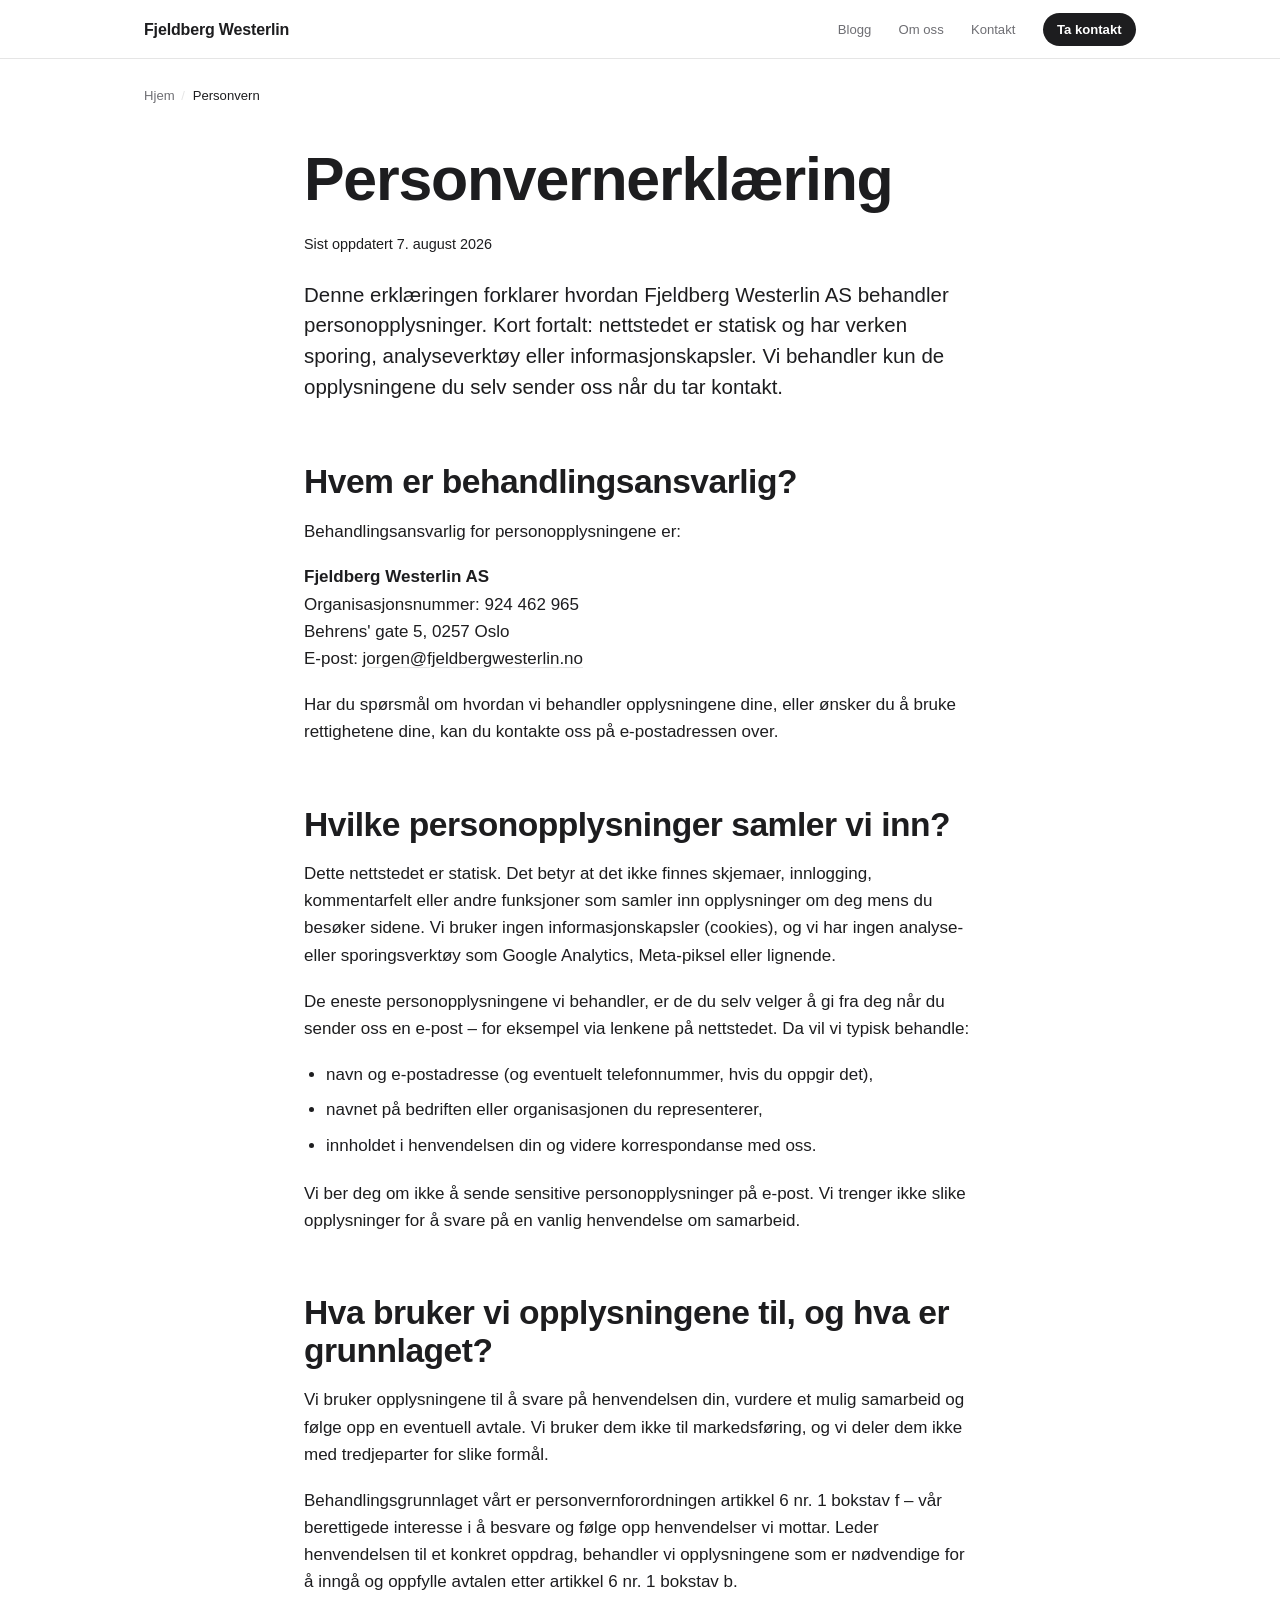
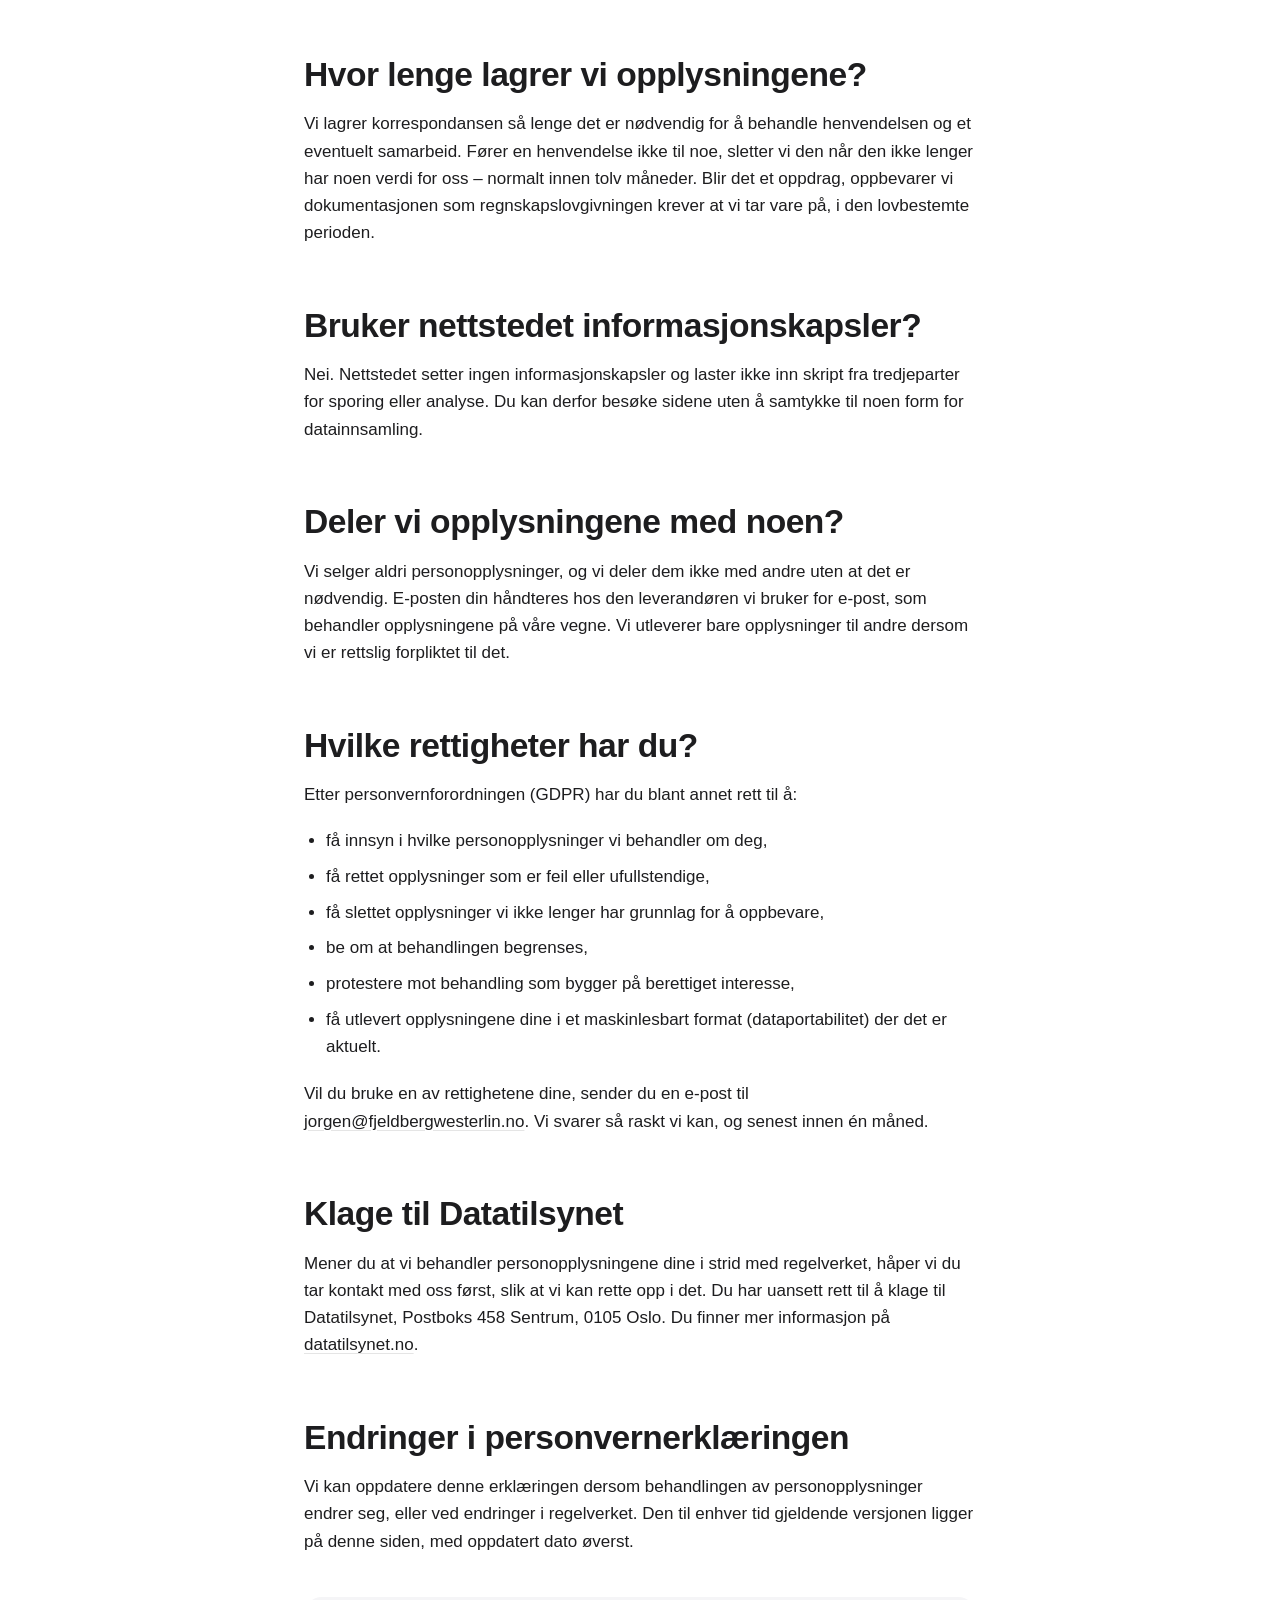
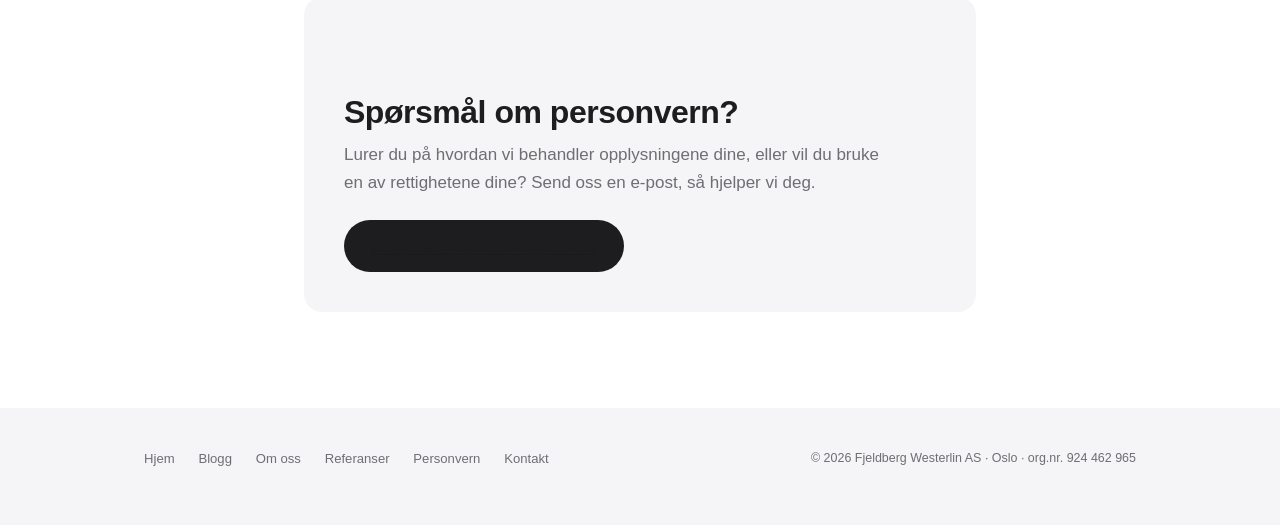
<file: personvern/index.html>
<!DOCTYPE html>
<html lang="nb">
<head>
<meta charset="UTF-8">
<meta name="viewport" content="width=device-width, initial-scale=1">
<title>Personvernerklæring | Fjeldberg Westerlin</title>
<meta name="description" content="Slik behandler Fjeldberg Westerlin AS personopplysninger: hva vi samler inn via e-post, formål, lagringstid og rettighetene dine etter personvernforordningen.">
<link rel="canonical" href="https://fjeldbergwesterlin.no/personvern/">
<meta name="robots" content="index, follow, max-image-preview:large, max-snippet:-1, max-video-preview:-1">
<meta name="author" content="Fjeldberg Westerlin">
<meta name="theme-color" content="#ffffff">

<!-- Open Graph -->
<meta property="og:type" content="website">
<meta property="og:site_name" content="Fjeldberg Westerlin">
<meta property="og:locale" content="nb_NO">
<meta property="og:title" content="Personvernerklæring | Fjeldberg Westerlin">
<meta property="og:description" content="Hvordan Fjeldberg Westerlin AS behandler personopplysninger: hva vi samler inn, formål, lagringstid og rettighetene dine etter GDPR.">
<meta property="og:url" content="https://fjeldbergwesterlin.no/personvern/">
<meta property="og:image" content="https://fjeldbergwesterlin.no/images/og-bilde.png">
<meta property="og:image:secure_url" content="https://fjeldbergwesterlin.no/images/og-bilde.png">
<meta property="og:image:width" content="1200">
<meta property="og:image:height" content="630">
<meta property="og:image:alt" content="Fjeldberg Westerlin – innholdsproduksjon og influencer-samarbeid">
<meta property="og:image:type" content="image/png">

<!-- Twitter / X Card -->
<meta name="twitter:card" content="summary_large_image">
<meta name="twitter:title" content="Personvernerklæring | Fjeldberg Westerlin">
<meta name="twitter:description" content="Hvordan Fjeldberg Westerlin AS behandler personopplysninger: hva vi samler inn, formål, lagringstid og rettighetene dine etter GDPR.">
<meta name="twitter:image" content="https://fjeldbergwesterlin.no/images/og-bilde.png">
<meta name="twitter:image:alt" content="Fjeldberg Westerlin – innholdsproduksjon og influencer-samarbeid">

<link rel="icon" href="data:image/svg+xml,%3Csvg xmlns='http://www.w3.org/2000/svg' viewBox='0 0 64 64'%3E%3Crect width='64' height='64' rx='14' fill='%231d1d1f'/%3E%3Ctext x='32' y='44' font-family='Helvetica,Arial' font-size='26' font-weight='700' text-anchor='middle' fill='%23ffffff'%3EOW%3C/text%3E%3C/svg%3E">
<link rel="stylesheet" href="/assets/styles.css">
<script>document.documentElement.classList.add('js')</script>

<script type="application/ld+json">
{
  "@context": "https://schema.org",
  "@type": "BreadcrumbList",
  "itemListElement": [
    { "@type": "ListItem", "position": 1, "name": "Hjem", "item": "https://fjeldbergwesterlin.no/" },
    { "@type": "ListItem", "position": 2, "name": "Personvern" }
  ]
}
</script>
</head>
<body>

<a class="skjult-hopp" href="#hoved">Hopp til innhold</a>

<header class="topp">
  <div class="ramme">
    <a class="topp__navn" href="/">Fjeldberg Westerlin</a>
    <nav aria-label="Hovedmeny">
      <a href="/blogg/">Blogg</a>
      <a href="/om-oss/">Om oss</a>
      <a href="/#kontakt">Kontakt</a>
      <a class="topp__kontakt" href="mailto:jorgen@fjeldbergwesterlin.no?subject=Samarbeid%20med%20Oskar">Ta kontakt</a>
    </nav>
  </div>
</header>

<nav class="sti" aria-label="Sti">
  <div class="ramme">
    <ol>
      <li><a href="/">Hjem</a></li>
      <li><span aria-current="page">Personvern</span></li>
    </ol>
  </div>
</nav>

<main id="hoved">
  <article class="artikkel">

    <div class="sidehode">
      <div class="ramme">
        <h1>Personvernerklæring</h1>
        <p class="meta">Sist oppdatert 7. august 2026</p>
      </div>
    </div>

    <div class="ramme">
      <p class="ingress">Denne erklæringen forklarer hvordan Fjeldberg Westerlin AS behandler personopplysninger. Kort fortalt: nettstedet er statisk og har verken sporing, analyseverktøy eller informasjonskapsler. Vi behandler kun de opplysningene du selv sender oss når du tar kontakt.</p>

      <h2>Hvem er behandlingsansvarlig?</h2>
      <p>Behandlingsansvarlig for personopplysningene er:</p>
      <p><b>Fjeldberg Westerlin AS</b><br>
      Organisasjonsnummer: 924 462 965<br>
      Behrens' gate 5, 0257 Oslo<br>
      E-post: <a href="mailto:jorgen@fjeldbergwesterlin.no">jorgen@fjeldbergwesterlin.no</a></p>
      <p>Har du spørsmål om hvordan vi behandler opplysningene dine, eller ønsker du å bruke rettighetene dine, kan du kontakte oss på e-postadressen over.</p>

      <h2>Hvilke personopplysninger samler vi inn?</h2>
      <p>Dette nettstedet er statisk. Det betyr at det ikke finnes skjemaer, innlogging, kommentarfelt eller andre funksjoner som samler inn opplysninger om deg mens du besøker sidene. Vi bruker ingen informasjonskapsler (cookies), og vi har ingen analyse- eller sporingsverktøy som Google Analytics, Meta-piksel eller lignende.</p>
      <p>De eneste personopplysningene vi behandler, er de du selv velger å gi fra deg når du sender oss en e-post – for eksempel via lenkene på nettstedet. Da vil vi typisk behandle:</p>
      <ul>
        <li>navn og e-postadresse (og eventuelt telefonnummer, hvis du oppgir det),</li>
        <li>navnet på bedriften eller organisasjonen du representerer,</li>
        <li>innholdet i henvendelsen din og videre korrespondanse med oss.</li>
      </ul>
      <p>Vi ber deg om ikke å sende sensitive personopplysninger på e-post. Vi trenger ikke slike opplysninger for å svare på en vanlig henvendelse om samarbeid.</p>

      <h2>Hva bruker vi opplysningene til, og hva er grunnlaget?</h2>
      <p>Vi bruker opplysningene til å svare på henvendelsen din, vurdere et mulig samarbeid og følge opp en eventuell avtale. Vi bruker dem ikke til markedsføring, og vi deler dem ikke med tredjeparter for slike formål.</p>
      <p>Behandlingsgrunnlaget vårt er personvernforordningen artikkel 6 nr. 1 bokstav f – vår berettigede interesse i å besvare og følge opp henvendelser vi mottar. Leder henvendelsen til et konkret oppdrag, behandler vi opplysningene som er nødvendige for å inngå og oppfylle avtalen etter artikkel 6 nr. 1 bokstav b.</p>

      <h2>Hvor lenge lagrer vi opplysningene?</h2>
      <p>Vi lagrer korrespondansen så lenge det er nødvendig for å behandle henvendelsen og et eventuelt samarbeid. Fører en henvendelse ikke til noe, sletter vi den når den ikke lenger har noen verdi for oss – normalt innen tolv måneder. Blir det et oppdrag, oppbevarer vi dokumentasjonen som regnskapslovgivningen krever at vi tar vare på, i den lovbestemte perioden.</p>

      <h2>Bruker nettstedet informasjonskapsler?</h2>
      <p>Nei. Nettstedet setter ingen informasjonskapsler og laster ikke inn skript fra tredjeparter for sporing eller analyse. Du kan derfor besøke sidene uten å samtykke til noen form for datainnsamling.</p>

      <h2>Deler vi opplysningene med noen?</h2>
      <p>Vi selger aldri personopplysninger, og vi deler dem ikke med andre uten at det er nødvendig. E-posten din håndteres hos den leverandøren vi bruker for e-post, som behandler opplysningene på våre vegne. Vi utleverer bare opplysninger til andre dersom vi er rettslig forpliktet til det.</p>

      <h2>Hvilke rettigheter har du?</h2>
      <p>Etter personvernforordningen (GDPR) har du blant annet rett til å:</p>
      <ul>
        <li>få innsyn i hvilke personopplysninger vi behandler om deg,</li>
        <li>få rettet opplysninger som er feil eller ufullstendige,</li>
        <li>få slettet opplysninger vi ikke lenger har grunnlag for å oppbevare,</li>
        <li>be om at behandlingen begrenses,</li>
        <li>protestere mot behandling som bygger på berettiget interesse,</li>
        <li>få utlevert opplysningene dine i et maskinlesbart format (dataportabilitet) der det er aktuelt.</li>
      </ul>
      <p>Vil du bruke en av rettighetene dine, sender du en e-post til <a href="mailto:jorgen@fjeldbergwesterlin.no">jorgen@fjeldbergwesterlin.no</a>. Vi svarer så raskt vi kan, og senest innen én måned.</p>

      <h2>Klage til Datatilsynet</h2>
      <p>Mener du at vi behandler personopplysningene dine i strid med regelverket, håper vi du tar kontakt med oss først, slik at vi kan rette opp i det. Du har uansett rett til å klage til Datatilsynet, Postboks 458 Sentrum, 0105 Oslo. Du finner mer informasjon på <a href="https://www.datatilsynet.no/" rel="nofollow noopener" target="_blank">datatilsynet.no</a>.</p>

      <h2>Endringer i personvernerklæringen</h2>
      <p>Vi kan oppdatere denne erklæringen dersom behandlingen av personopplysninger endrer seg, eller ved endringer i regelverket. Den til enhver tid gjeldende versjonen ligger på denne siden, med oppdatert dato øverst.</p>
    </div>

    <section class="cta fase" aria-label="Ta kontakt">
      <div class="ramme">
        <div class="cta__boks">
          <h2>Spørsmål om personvern?</h2>
          <p>Lurer du på hvordan vi behandler opplysningene dine, eller vil du bruke en av rettighetene dine? Send oss en e-post, så hjelper vi deg.</p>
          <a class="knapp" href="mailto:jorgen@fjeldbergwesterlin.no?subject=Personvern">jorgen@fjeldbergwesterlin.no</a>
        </div>
      </div>
    </section>

  </article>
</main>

<footer>
  <div class="ramme">
    <div class="bunnlenker">
      <a href="/">Hjem</a>
      <a href="/blogg/">Blogg</a>
      <a href="/om-oss/">Om oss</a>
      <a href="/referanser/">Referanser</a>
      <a href="/personvern/">Personvern</a>
      <a href="mailto:jorgen@fjeldbergwesterlin.no">Kontakt</a>
    </div>
    <p>&copy; 2026 Fjeldberg Westerlin AS · Oslo · org.nr. 924 462 965</p>
  </div>
</footer>

<script>
(function(){
  var deler=document.querySelectorAll('.fase');
  if(!('IntersectionObserver' in window)||matchMedia('(prefers-reduced-motion: reduce)').matches){
    deler.forEach(function(n){n.classList.add('inn')});return;
  }
  var io=new IntersectionObserver(function(es){
    es.forEach(function(e){if(e.isIntersecting){e.target.classList.add('inn');io.unobserve(e.target)}});
  },{threshold:.15});
  deler.forEach(function(n){io.observe(n)});
})();
</script>
</body>
</html>
</file>
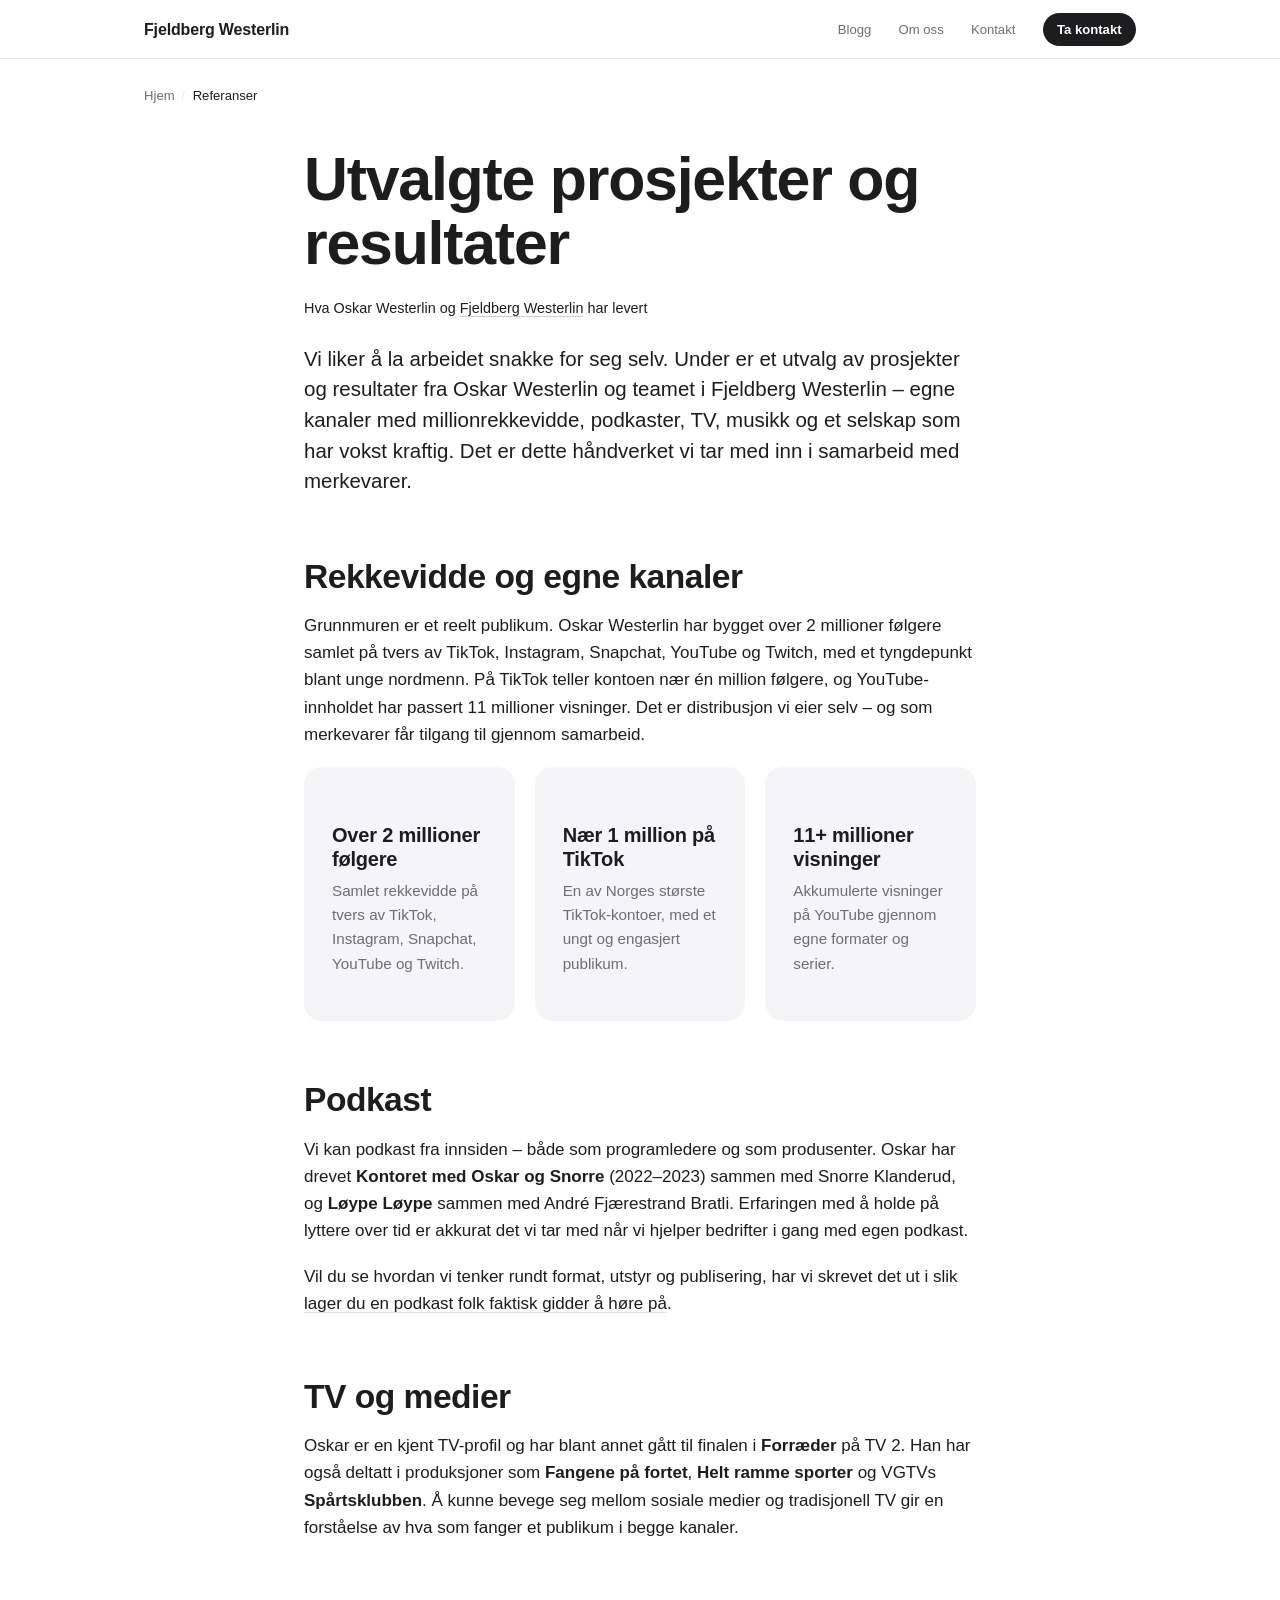
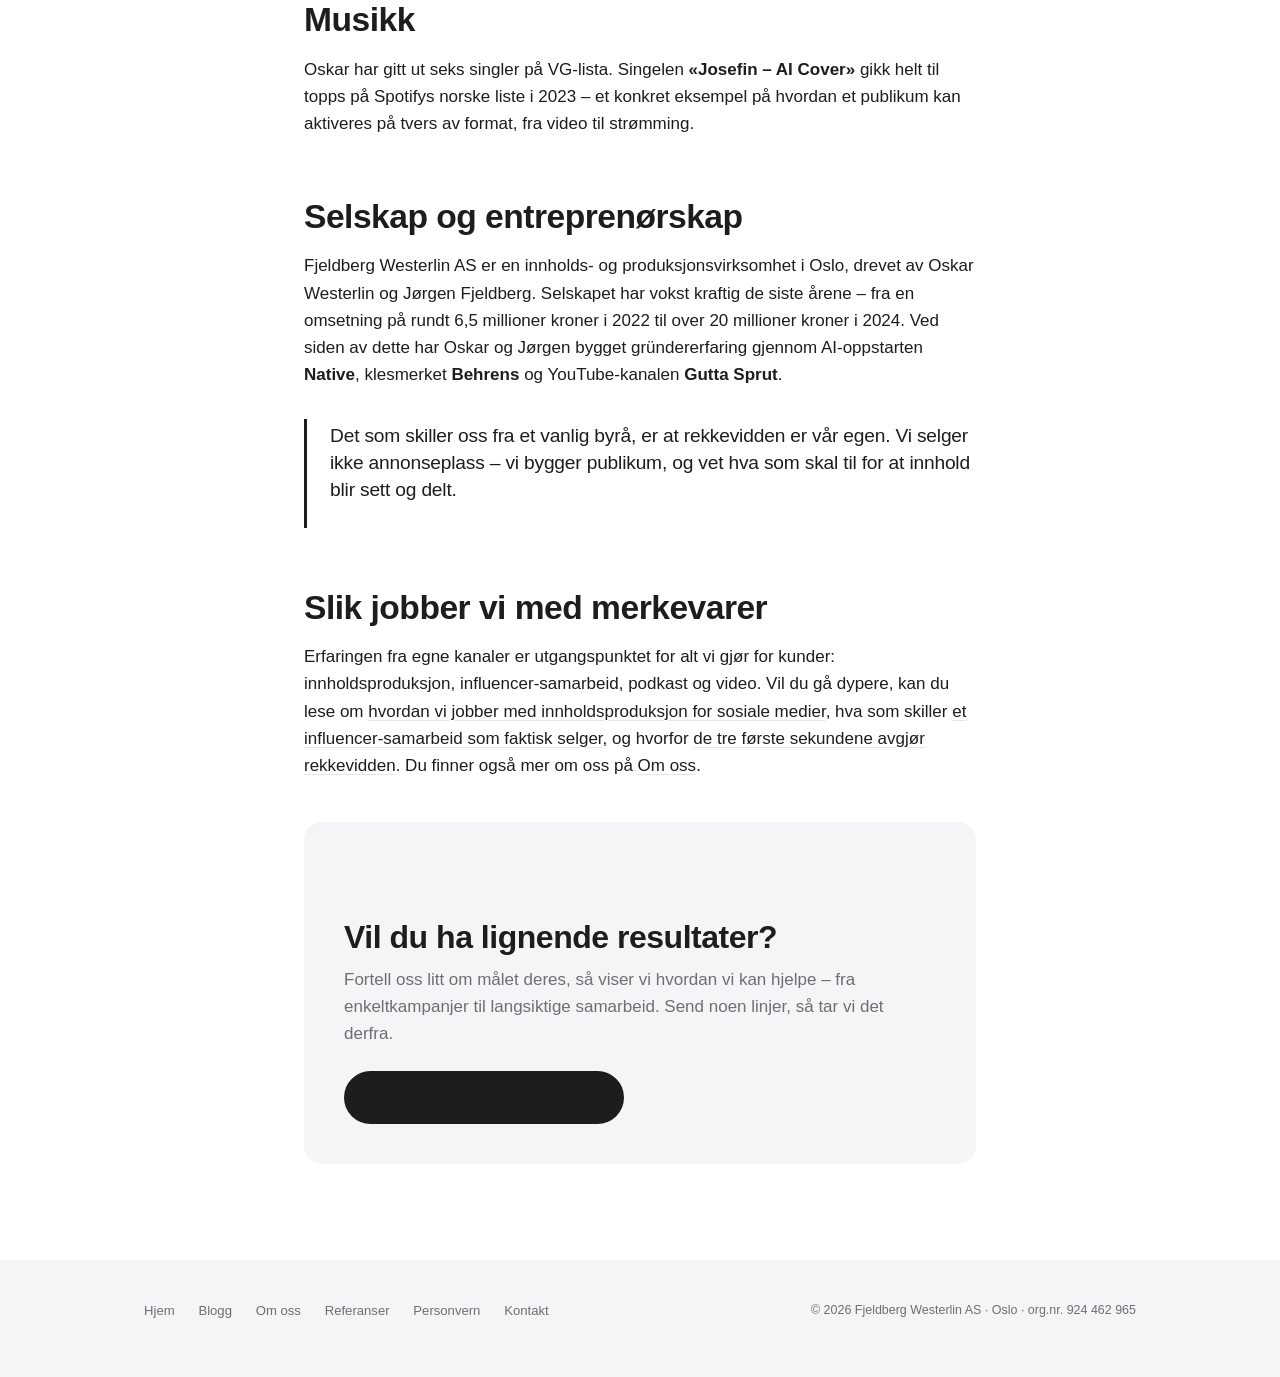
<file: referanser/index.html>
<!DOCTYPE html>
<html lang="nb">
<head>
<meta charset="UTF-8">
<meta name="viewport" content="width=device-width, initial-scale=1">
<title>Referanser og resultater | Fjeldberg Westerlin</title>
<meta name="description" content="Se hva Oskar Westerlin og Fjeldberg Westerlin har levert: millionrekkevidde på sosiale medier, podkaster, TV, musikk og innhold som skaper reelle resultater.">
<link rel="canonical" href="https://fjeldbergwesterlin.no/referanser/">
<meta name="robots" content="index, follow, max-image-preview:large, max-snippet:-1, max-video-preview:-1">
<meta name="author" content="Oskar Westerlin">
<meta name="theme-color" content="#ffffff">

<!-- Open Graph -->
<meta property="og:type" content="website">
<meta property="og:site_name" content="Fjeldberg Westerlin">
<meta property="og:locale" content="nb_NO">
<meta property="og:title" content="Referanser og resultater | Fjeldberg Westerlin">
<meta property="og:description" content="Utvalgte prosjekter fra Oskar Westerlin og Fjeldberg Westerlin: rekkevidde på sosiale medier, podkast, TV, musikk og innhold som gir resultater.">
<meta property="og:url" content="https://fjeldbergwesterlin.no/referanser/">
<meta property="og:image" content="https://fjeldbergwesterlin.no/images/og-bilde.png">
<meta property="og:image:secure_url" content="https://fjeldbergwesterlin.no/images/og-bilde.png">
<meta property="og:image:width" content="1200">
<meta property="og:image:height" content="630">
<meta property="og:image:alt" content="Fjeldberg Westerlin – innholdsproduksjon og influencer-samarbeid">
<meta property="og:image:type" content="image/png">

<!-- Twitter / X Card -->
<meta name="twitter:card" content="summary_large_image">
<meta name="twitter:title" content="Referanser og resultater | Fjeldberg Westerlin">
<meta name="twitter:description" content="Utvalgte prosjekter fra Oskar Westerlin og Fjeldberg Westerlin: rekkevidde på sosiale medier, podkast, TV, musikk og innhold som gir resultater.">
<meta name="twitter:image" content="https://fjeldbergwesterlin.no/images/og-bilde.png">
<meta name="twitter:image:alt" content="Fjeldberg Westerlin – innholdsproduksjon og influencer-samarbeid">

<link rel="icon" href="data:image/svg+xml,%3Csvg xmlns='http://www.w3.org/2000/svg' viewBox='0 0 64 64'%3E%3Crect width='64' height='64' rx='14' fill='%231d1d1f'/%3E%3Ctext x='32' y='44' font-family='Helvetica,Arial' font-size='26' font-weight='700' text-anchor='middle' fill='%23ffffff'%3EOW%3C/text%3E%3C/svg%3E">
<link rel="stylesheet" href="/assets/styles.css">
<script>document.documentElement.classList.add('js')</script>

<script type="application/ld+json">
{
  "@context": "https://schema.org",
  "@type": "BreadcrumbList",
  "itemListElement": [
    { "@type": "ListItem", "position": 1, "name": "Hjem", "item": "https://fjeldbergwesterlin.no/" },
    { "@type": "ListItem", "position": 2, "name": "Referanser" }
  ]
}
</script>
<script type="application/ld+json">
{
  "@context": "https://schema.org",
  "@type": "ItemList",
  "name": "Utvalgte prosjekter og resultater – Fjeldberg Westerlin",
  "description": "Et utvalg av arbeider og resultater knyttet til Oskar Westerlin og Fjeldberg Westerlin.",
  "itemListElement": [
    {
      "@type": "ListItem",
      "position": 1,
      "item": {
        "@type": "PodcastSeries",
        "name": "Kontoret med Oskar og Snorre",
        "creator": { "@id": "https://fjeldbergwesterlin.no/om-oss#oskar" }
      }
    },
    {
      "@type": "ListItem",
      "position": 2,
      "item": {
        "@type": "PodcastSeries",
        "name": "Løype Løype",
        "creator": { "@id": "https://fjeldbergwesterlin.no/om-oss#oskar" }
      }
    },
    {
      "@type": "ListItem",
      "position": 3,
      "item": {
        "@type": "CreativeWork",
        "name": "Forræder (TV 2)",
        "about": "Deltakelse i den norske TV-serien Forræder på TV 2."
      }
    },
    {
      "@type": "ListItem",
      "position": 4,
      "item": {
        "@type": "MusicRecording",
        "name": "Josefin – AI Cover",
        "byArtist": { "@id": "https://fjeldbergwesterlin.no/om-oss#oskar" }
      }
    },
    {
      "@type": "ListItem",
      "position": 5,
      "item": {
        "@type": "CreativeWork",
        "name": "Gutta Sprut",
        "about": "YouTube-kanal startet i 2024."
      }
    }
  ]
}
</script>
</head>
<body>

<a class="skjult-hopp" href="#hoved">Hopp til innhold</a>

<header class="topp">
  <div class="ramme">
    <a class="topp__navn" href="/">Fjeldberg Westerlin</a>
    <nav aria-label="Hovedmeny">
      <a href="/blogg/">Blogg</a>
      <a href="/om-oss/">Om oss</a>
      <a href="/#kontakt">Kontakt</a>
      <a class="topp__kontakt" href="mailto:jorgen@fjeldbergwesterlin.no?subject=Samarbeid%20med%20Oskar">Ta kontakt</a>
    </nav>
  </div>
</header>

<nav class="sti" aria-label="Sti">
  <div class="ramme">
    <ol>
      <li><a href="/">Hjem</a></li>
      <li><span aria-current="page">Referanser</span></li>
    </ol>
  </div>
</nav>

<main id="hoved">
  <article class="artikkel">

    <div class="sidehode">
      <div class="ramme">
        <h1>Utvalgte prosjekter og resultater</h1>
        <p class="meta">Hva Oskar Westerlin og <a href="/">Fjeldberg Westerlin</a> har levert</p>
      </div>
    </div>

    <div class="ramme">
      <p class="ingress">Vi liker å la arbeidet snakke for seg selv. Under er et utvalg av prosjekter og resultater fra Oskar Westerlin og teamet i Fjeldberg Westerlin – egne kanaler med millionrekkevidde, podkaster, TV, musikk og et selskap som har vokst kraftig. Det er dette håndverket vi tar med inn i samarbeid med merkevarer.</p>

      <h2>Rekkevidde og egne kanaler</h2>
      <p>Grunnmuren er et reelt publikum. Oskar Westerlin har bygget over 2 millioner følgere samlet på tvers av TikTok, Instagram, Snapchat, YouTube og Twitch, med et tyngdepunkt blant unge nordmenn. På TikTok teller kontoen nær én million følgere, og YouTube-innholdet har passert 11 millioner visninger. Det er distribusjon vi eier selv – og som merkevarer får tilgang til gjennom samarbeid.</p>
      <div class="kort3">
        <article>
          <h3>Over 2 millioner følgere</h3>
          <p>Samlet rekkevidde på tvers av TikTok, Instagram, Snapchat, YouTube og Twitch.</p>
        </article>
        <article>
          <h3>Nær 1 million på TikTok</h3>
          <p>En av Norges største TikTok-kontoer, med et ungt og engasjert publikum.</p>
        </article>
        <article>
          <h3>11+ millioner visninger</h3>
          <p>Akkumulerte visninger på YouTube gjennom egne formater og serier.</p>
        </article>
      </div>

      <h2>Podkast</h2>
      <p>Vi kan podkast fra innsiden – både som programledere og som produsenter. Oskar har drevet <b>Kontoret med Oskar og Snorre</b> (2022–2023) sammen med Snorre Klanderud, og <b>Løype Løype</b> sammen med André Fjærestrand Bratli. Erfaringen med å holde på lyttere over tid er akkurat det vi tar med når vi hjelper bedrifter i gang med egen podkast.</p>
      <p>Vil du se hvordan vi tenker rundt format, utstyr og publisering, har vi skrevet det ut i <a href="/blogg/podkastproduksjon-for-bedrifter/">slik lager du en podkast folk faktisk gidder å høre på</a>.</p>

      <h2>TV og medier</h2>
      <p>Oskar er en kjent TV-profil og har blant annet gått til finalen i <b>Forræder</b> på TV 2. Han har også deltatt i produksjoner som <b>Fangene på fortet</b>, <b>Helt ramme sporter</b> og VGTVs <b>Spårtsklubben</b>. Å kunne bevege seg mellom sosiale medier og tradisjonell TV gir en forståelse av hva som fanger et publikum i begge kanaler.</p>

      <h2>Musikk</h2>
      <p>Oskar har gitt ut seks singler på VG-lista. Singelen <b>«Josefin – AI Cover»</b> gikk helt til topps på Spotifys norske liste i 2023 – et konkret eksempel på hvordan et publikum kan aktiveres på tvers av format, fra video til strømming.</p>

      <h2>Selskap og entreprenørskap</h2>
      <p>Fjeldberg Westerlin AS er en innholds- og produksjonsvirksomhet i Oslo, drevet av Oskar Westerlin og Jørgen Fjeldberg. Selskapet har vokst kraftig de siste årene – fra en omsetning på rundt 6,5 millioner kroner i 2022 til over 20 millioner kroner i 2024. Ved siden av dette har Oskar og Jørgen bygget gründererfaring gjennom AI-oppstarten <b>Native</b>, klesmerket <b>Behrens</b> og YouTube-kanalen <b>Gutta Sprut</b>.</p>
      <blockquote><p>Det som skiller oss fra et vanlig byrå, er at rekkevidden er vår egen. Vi selger ikke annonseplass – vi bygger publikum, og vet hva som skal til for at innhold blir sett og delt.</p></blockquote>

      <h2>Slik jobber vi med merkevarer</h2>
      <p>Erfaringen fra egne kanaler er utgangspunktet for alt vi gjør for kunder: innholdsproduksjon, influencer-samarbeid, podkast og video. Vil du gå dypere, kan du lese om <a href="/blogg/innholdsproduksjon-for-sosiale-medier/">hvordan vi jobber med innholdsproduksjon for sosiale medier</a>, hva som skiller <a href="/blogg/influencer-samarbeid-som-selger/">et influencer-samarbeid som faktisk selger</a>, og hvorfor <a href="/blogg/pakke-innhold-for-rekkevidde/">de tre første sekundene avgjør rekkevidden</a>. Du finner også mer om oss på <a href="/om-oss/">Om oss</a>.</p>
    </div>

    <section class="cta fase" aria-label="Ta kontakt">
      <div class="ramme">
        <div class="cta__boks">
          <h2>Vil du ha lignende resultater?</h2>
          <p>Fortell oss litt om målet deres, så viser vi hvordan vi kan hjelpe – fra enkeltkampanjer til langsiktige samarbeid. Send noen linjer, så tar vi det derfra.</p>
          <a class="knapp" href="mailto:jorgen@fjeldbergwesterlin.no?subject=Samarbeid%20med%20Oskar">jorgen@fjeldbergwesterlin.no</a>
        </div>
      </div>
    </section>

  </article>
</main>

<footer>
  <div class="ramme">
    <div class="bunnlenker">
      <a href="/">Hjem</a>
      <a href="/blogg/">Blogg</a>
      <a href="/om-oss/">Om oss</a>
      <a href="/referanser/">Referanser</a>
      <a href="/personvern/">Personvern</a>
      <a href="mailto:jorgen@fjeldbergwesterlin.no">Kontakt</a>
    </div>
    <p>&copy; 2026 Fjeldberg Westerlin AS · Oslo · org.nr. 924 462 965</p>
  </div>
</footer>

<script>
(function(){
  var deler=document.querySelectorAll('.fase');
  if(!('IntersectionObserver' in window)||matchMedia('(prefers-reduced-motion: reduce)').matches){
    deler.forEach(function(n){n.classList.add('inn')});return;
  }
  var io=new IntersectionObserver(function(es){
    es.forEach(function(e){if(e.isIntersecting){e.target.classList.add('inn');io.unobserve(e.target)}});
  },{threshold:.15});
  deler.forEach(function(n){io.observe(n)});
})();
</script>
</body>
</html>
</file>
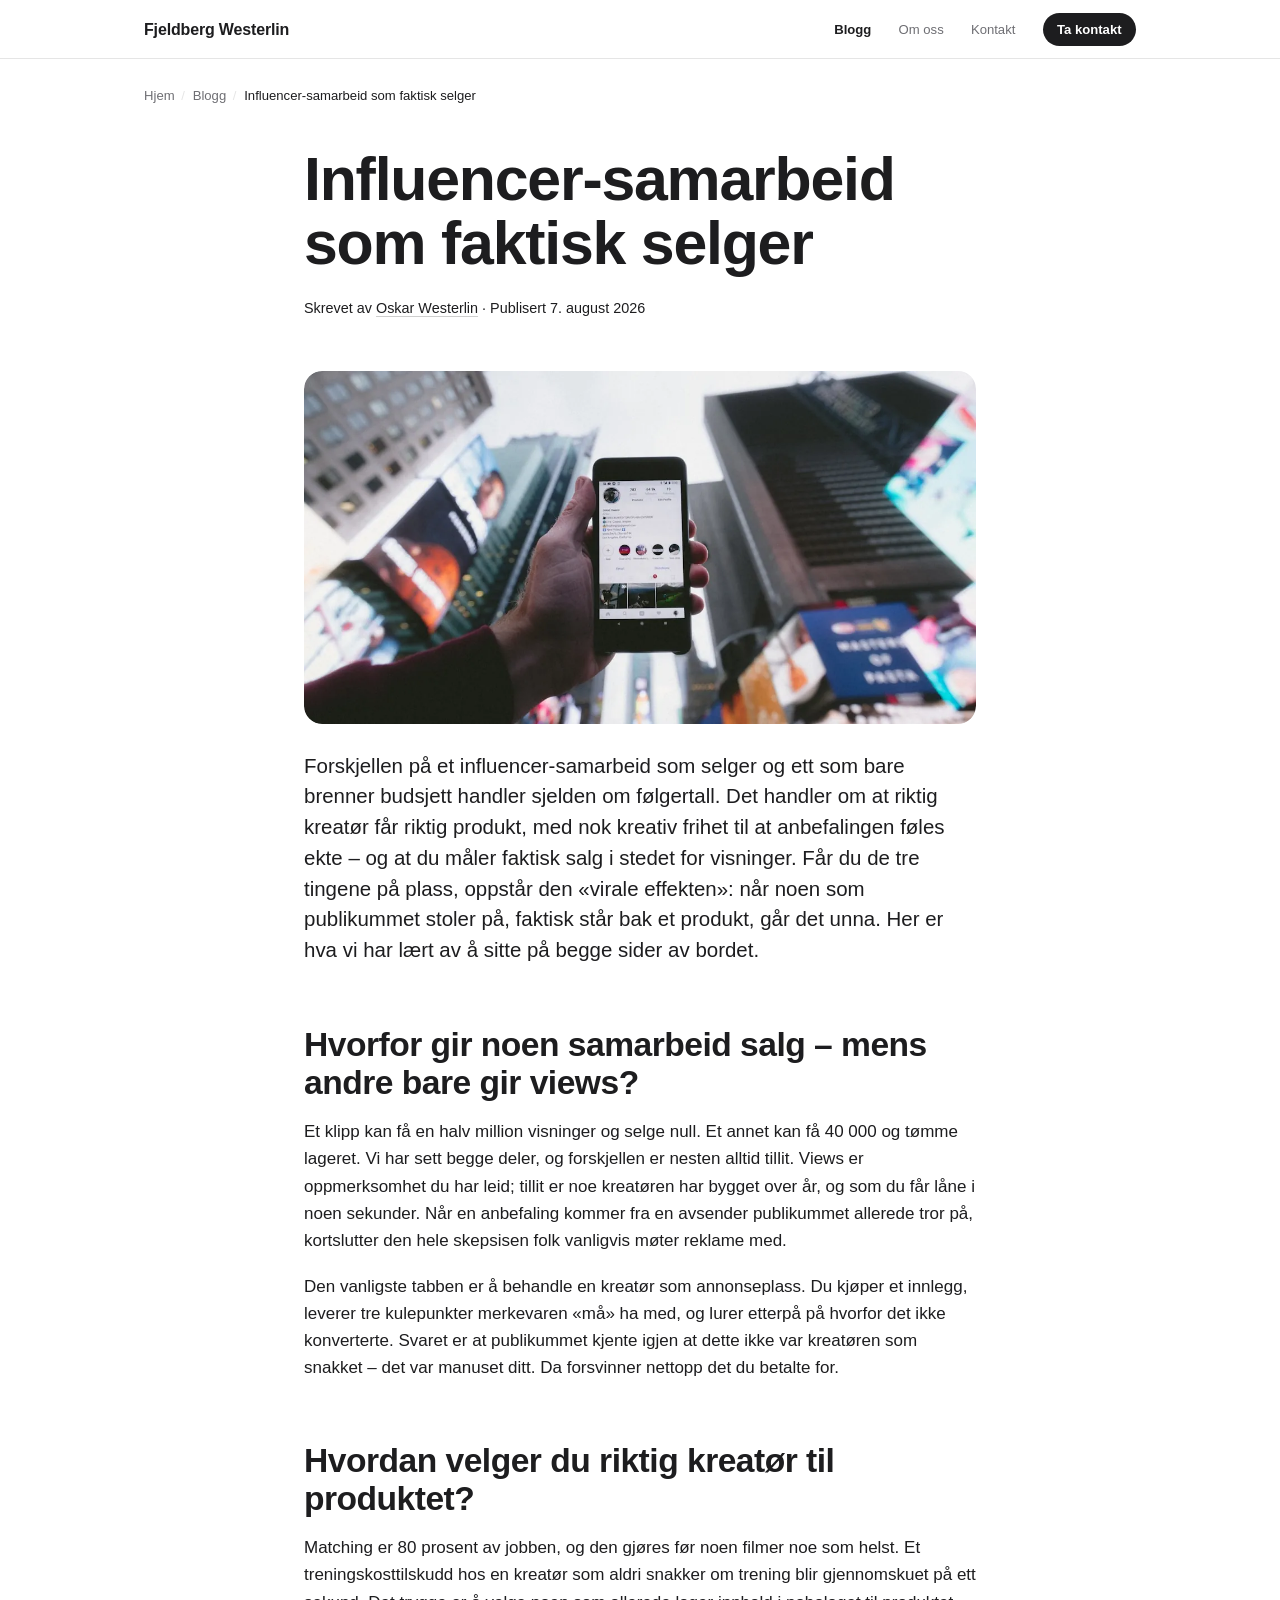
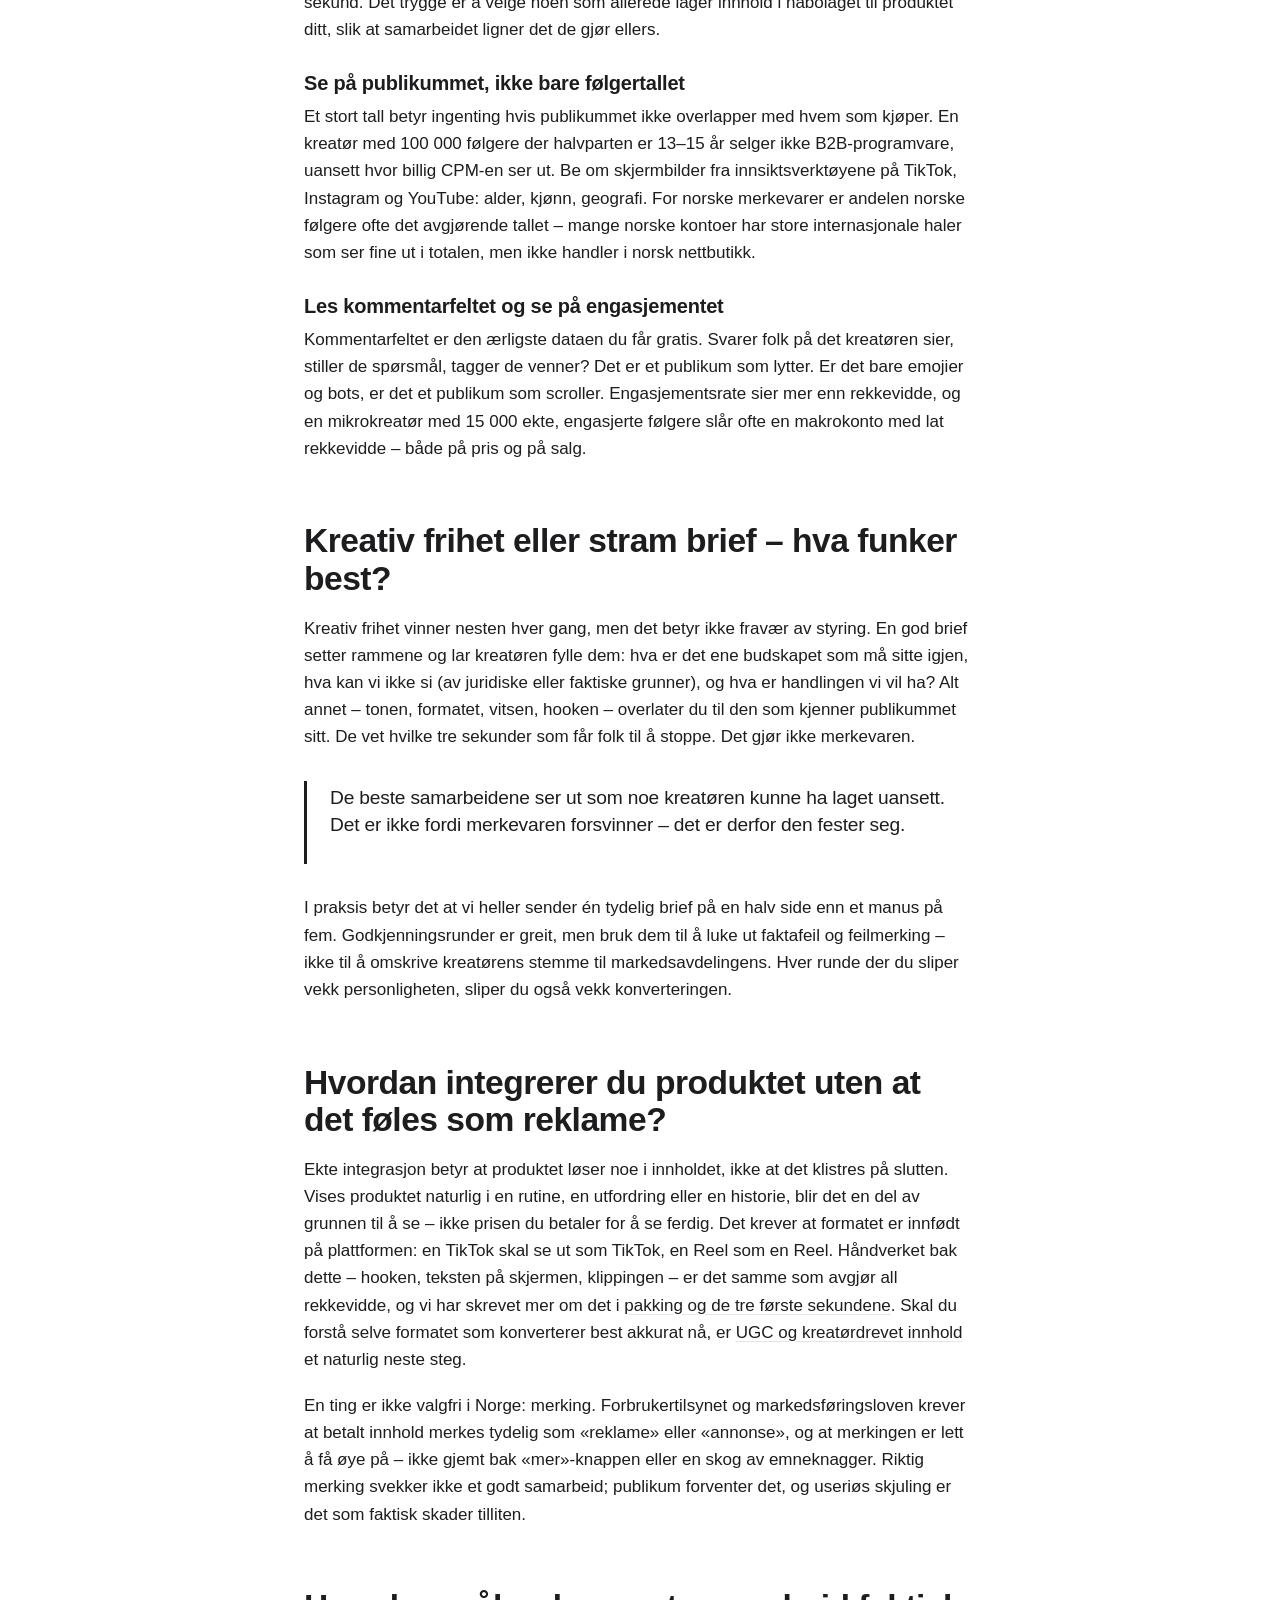
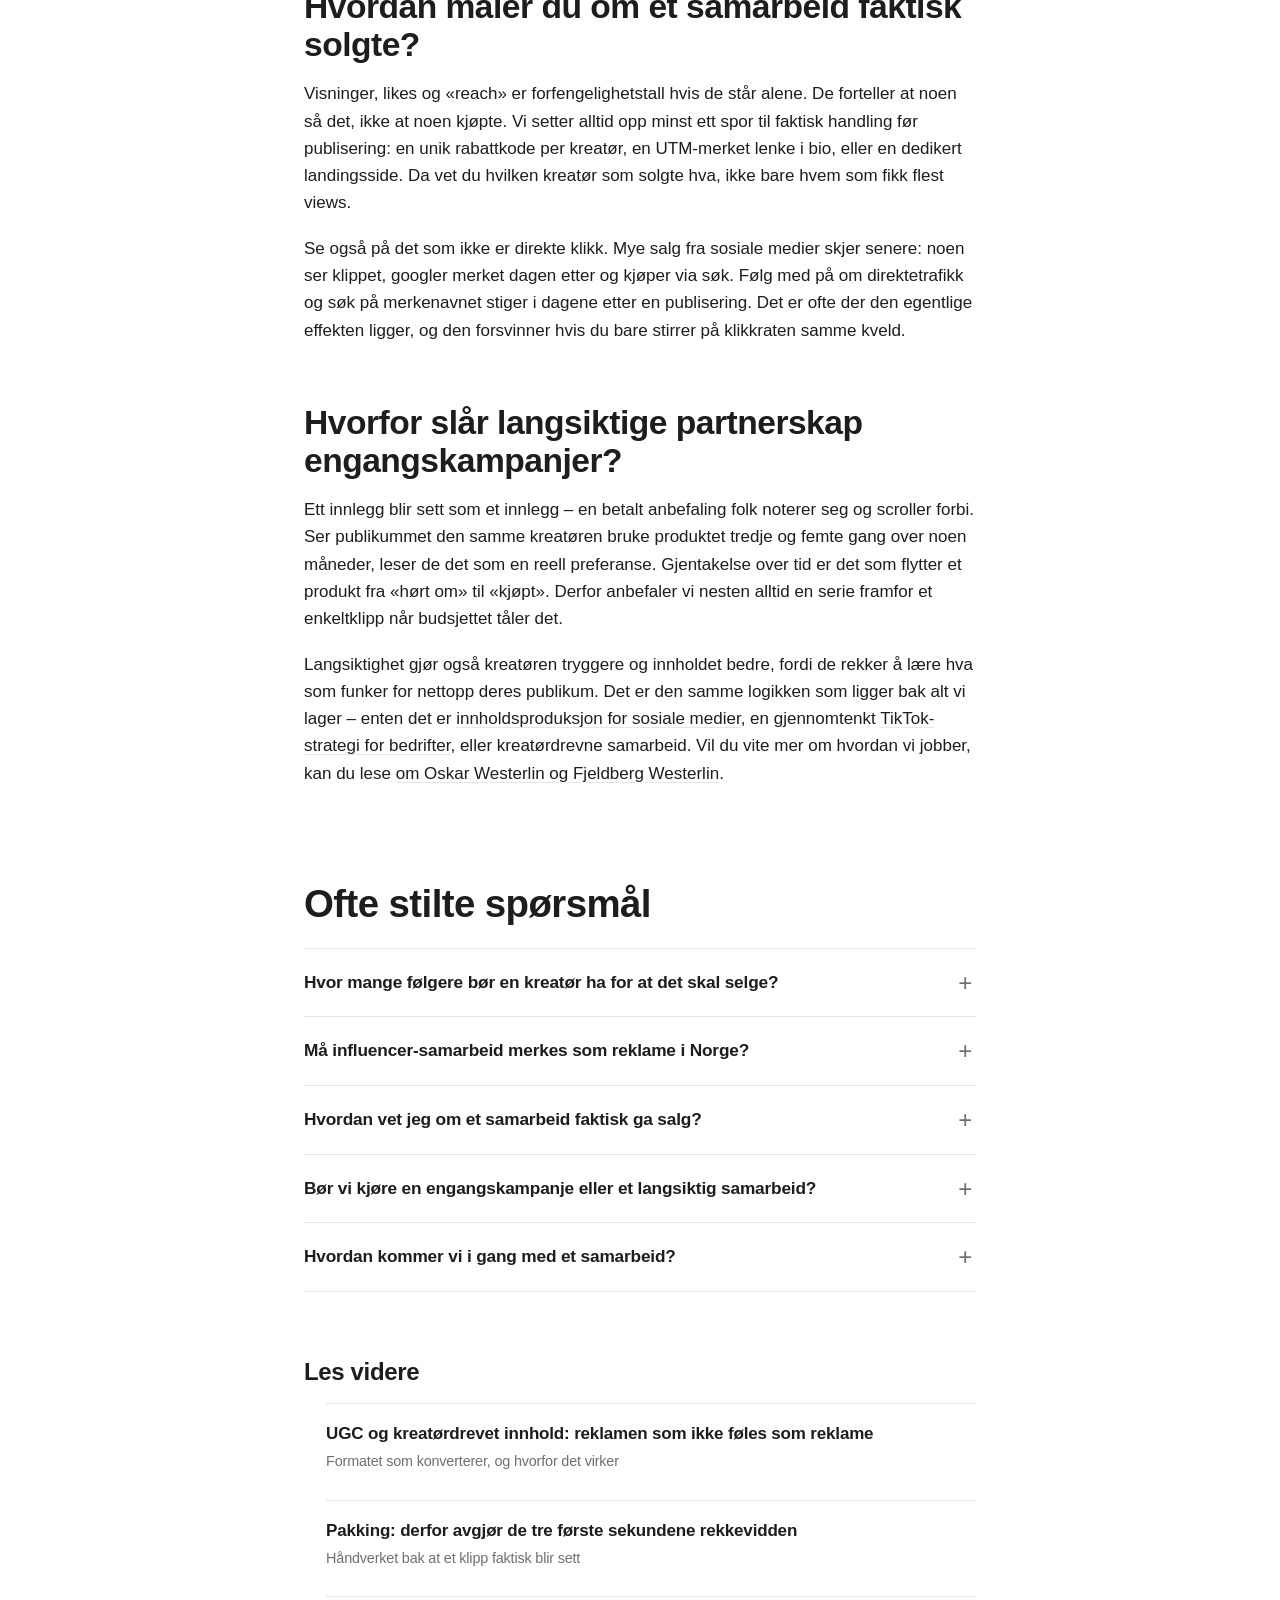
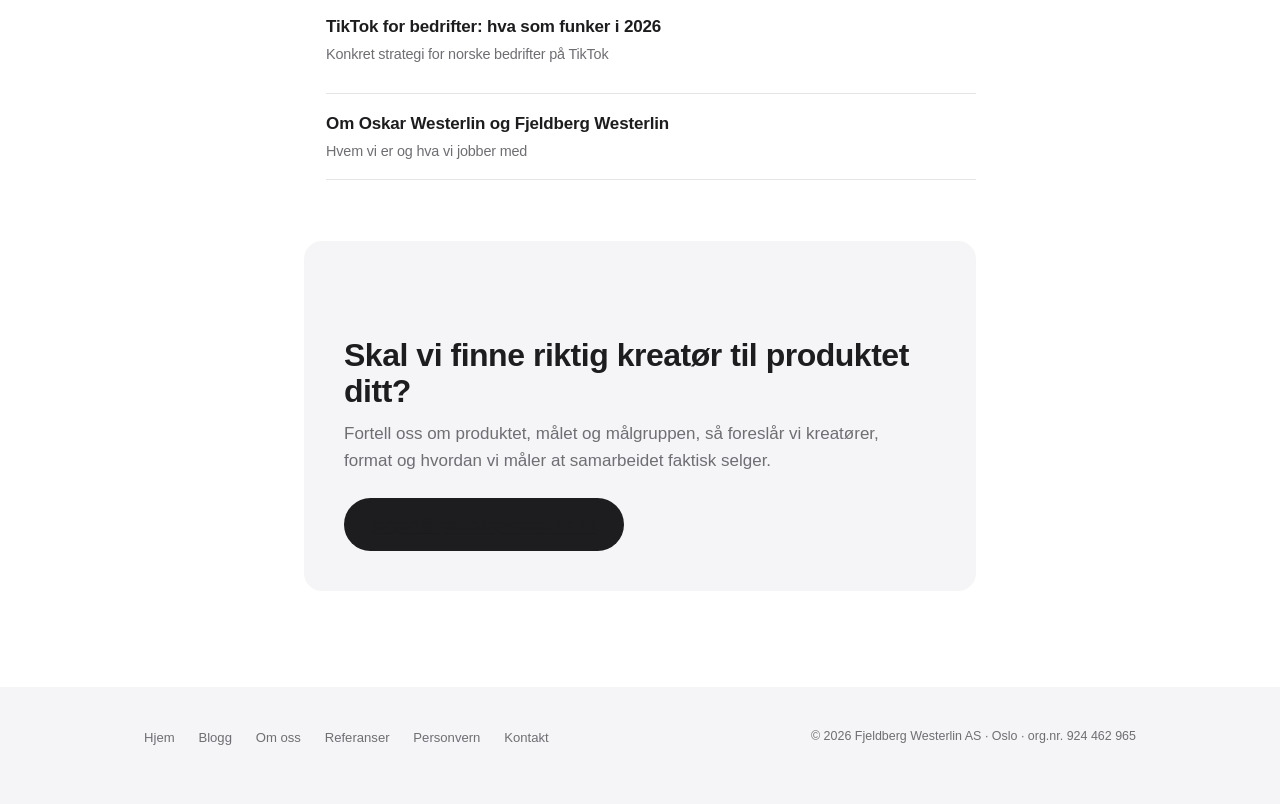
<file: blogg/influencer-samarbeid-som-selger/index.html>
<!DOCTYPE html>
<html lang="nb">
<head>
<meta charset="UTF-8">
<meta name="viewport" content="width=device-width, initial-scale=1">
<title>Influencer-samarbeid som selger | Fjeldberg Westerlin</title>
<meta name="description" content="Hva skiller influencer-samarbeid som gir salg fra dem som bare gir views? Om riktig kreatør, kreativ frihet, ekte integrasjon og måling som faktisk teller.">
<link rel="canonical" href="https://fjeldbergwesterlin.no/blogg/influencer-samarbeid-som-selger/">
<meta name="robots" content="index, follow, max-image-preview:large, max-snippet:-1, max-video-preview:-1">
<meta name="author" content="Oskar Westerlin">
<meta name="theme-color" content="#ffffff">

<!-- Open Graph -->
<meta property="og:type" content="article">
<meta property="og:site_name" content="Fjeldberg Westerlin">
<meta property="og:locale" content="nb_NO">
<meta property="og:title" content="Influencer-samarbeid som faktisk selger">
<meta property="og:description" content="Hvorfor gir noen samarbeid salg mens andre bare gir views? Om matching, kreativ frihet, ekte integrasjon og måling.">
<meta property="og:url" content="https://fjeldbergwesterlin.no/blogg/influencer-samarbeid-som-selger/">
<meta property="og:image" content="https://fjeldbergwesterlin.no/images/blogg/influencer-samarbeid-som-selger.jpg">
<meta property="og:image:secure_url" content="https://fjeldbergwesterlin.no/images/blogg/influencer-samarbeid-som-selger.jpg">
<meta property="og:image:width" content="1200">
<meta property="og:image:height" content="630">
<meta property="og:image:alt" content="En hånd holder opp en mobil med en kreatørs profil på skjermen, med reklameskjermer og skyskrapere i bakgrunnen.">
<meta property="og:image:type" content="image/jpeg">
<meta property="article:published_time" content="2026-08-07T09:00:00+02:00">
<meta property="article:modified_time" content="2026-08-07T09:00:00+02:00">
<meta property="article:author" content="Oskar Westerlin">

<!-- Twitter / X Card -->
<meta name="twitter:card" content="summary_large_image">
<meta name="twitter:title" content="Influencer-samarbeid som faktisk selger">
<meta name="twitter:description" content="Hvorfor gir noen samarbeid salg mens andre bare gir views? Om matching, kreativ frihet, ekte integrasjon og måling.">
<meta name="twitter:image" content="https://fjeldbergwesterlin.no/images/blogg/influencer-samarbeid-som-selger.jpg">
<meta name="twitter:image:alt" content="En hånd holder opp en mobil med en kreatørs profil på skjermen, med reklameskjermer og skyskrapere i bakgrunnen.">

<link rel="icon" href="data:image/svg+xml,%3Csvg xmlns='http://www.w3.org/2000/svg' viewBox='0 0 64 64'%3E%3Crect width='64' height='64' rx='14' fill='%231d1d1f'/%3E%3Ctext x='32' y='44' font-family='Helvetica,Arial' font-size='26' font-weight='700' text-anchor='middle' fill='%23ffffff'%3EOW%3C/text%3E%3C/svg%3E">
<link rel="preload" as="image" type="image/webp" imagesrcset="/images/blogg/influencer-samarbeid-som-selger-600.webp 600w, /images/blogg/influencer-samarbeid-som-selger.webp 1200w" imagesizes="(max-width: 768px) calc(100vw - 48px), 720px" fetchpriority="high">
<link rel="stylesheet" href="/assets/styles.css">
<script>document.documentElement.classList.add('js')</script>

<script type="application/ld+json">
{
  "@context": "https://schema.org",
  "@type": "BlogPosting",
  "@id": "https://fjeldbergwesterlin.no/blogg/influencer-samarbeid-som-selger/#article",
  "mainEntityOfPage": "https://fjeldbergwesterlin.no/blogg/influencer-samarbeid-som-selger/",
  "headline": "Influencer-samarbeid som faktisk selger",
  "description": "Hva skiller influencer-samarbeid som gir salg fra dem som bare gir views? Om riktig kreatør, kreativ frihet, ekte integrasjon og måling som faktisk teller.",
  "image": ["https://fjeldbergwesterlin.no/images/blogg/influencer-samarbeid-som-selger.jpg"],
  "inLanguage": "nb",
  "datePublished": "2026-08-07T09:00:00+02:00",
  "dateModified": "2026-08-07T09:00:00+02:00",
  "author": { "@id": "https://fjeldbergwesterlin.no/om-oss#oskar" },
  "publisher": { "@id": "https://fjeldbergwesterlin.no/#organization" },
  "wordCount": 1300,
  "keywords": ["influencer samarbeid", "influencer marketing Norge", "merkevaresamarbeid", "kreatordrevet innhold"]
}
</script>
<script type="application/ld+json">
{
  "@context": "https://schema.org",
  "@type": "BreadcrumbList",
  "itemListElement": [
    { "@type": "ListItem", "position": 1, "name": "Hjem", "item": "https://fjeldbergwesterlin.no/" },
    { "@type": "ListItem", "position": 2, "name": "Blogg", "item": "https://fjeldbergwesterlin.no/blogg/" },
    { "@type": "ListItem", "position": 3, "name": "Influencer-samarbeid som faktisk selger" }
  ]
}
</script>
<script type="application/ld+json">
{
  "@context": "https://schema.org",
  "@type": "FAQPage",
  "mainEntity": [
    {
      "@type": "Question",
      "name": "Hvor mange følgere bør en kreatør ha for at det skal selge?",
      "acceptedAnswer": { "@type": "Answer", "text": "Færre enn du tror. Mikrokreatører med 10 000–50 000 engasjerte følgere konverterer ofte bedre enn store kontoer, fordi publikummet er tettere på og mer relevant. Se på engasjement og på hvor mange av følgerne som faktisk er i målgruppen din, ikke på totaltallet." }
    },
    {
      "@type": "Question",
      "name": "Må influencer-samarbeid merkes som reklame i Norge?",
      "acceptedAnswer": { "@type": "Answer", "text": "Ja. Alt betalt eller sponset innhold skal merkes tydelig som «reklame» eller «annonse» etter markedsføringsloven, og merkingen skal være lett synlig. Forbrukertilsynet fører tilsyn med dette. Riktig merking svekker ikke et godt samarbeid – publikum forventer åpenhet." }
    },
    {
      "@type": "Question",
      "name": "Hvordan vet jeg om et samarbeid faktisk ga salg?",
      "acceptedAnswer": { "@type": "Answer", "text": "Sett opp sporing før publisering: unik rabattkode per kreatør, UTM-merket lenke eller egen landingsside. Følg også med på om direktetrafikk og søk på merkenavnet stiger i dagene etter. Mye salg kommer noen dager forsinket via søk, ikke som direkte klikk samme kveld." }
    },
    {
      "@type": "Question",
      "name": "Bør vi kjøre en engangskampanje eller et langsiktig samarbeid?",
      "acceptedAnswer": { "@type": "Answer", "text": "Tåler budsjettet det, velg langsiktig. Publikum leser gjentatt bruk over tid som en ekte preferanse, mens ett enkeltinnlegg leses som en betalt anbefaling. En serie over noen måneder flytter produktet fra «hørt om» til «kjøpt»." }
    },
    {
      "@type": "Question",
      "name": "Hvordan kommer vi i gang med et samarbeid?",
      "acceptedAnswer": { "@type": "Answer", "text": "Send noen linjer til jorgen@fjeldbergwesterlin.no om produktet, målet og målgruppen. Så foreslår vi hvilke kreatører og formater som passer, og hvordan vi måler effekten. Vi setter opp alt fra enkeltkampanjer til langsiktige partnerskap." }
    }
  ]
}
</script>
</head>
<body>

<a class="skjult-hopp" href="#hoved">Hopp til innhold</a>

<header class="topp">
  <div class="ramme">
    <a class="topp__navn" href="/">Fjeldberg Westerlin</a>
    <nav aria-label="Hovedmeny">
      <a href="/blogg/" aria-current="page">Blogg</a>
      <a href="/om-oss/">Om oss</a>
      <a href="/#kontakt">Kontakt</a>
      <a class="topp__kontakt" href="mailto:jorgen@fjeldbergwesterlin.no?subject=Samarbeid%20med%20Oskar">Ta kontakt</a>
    </nav>
  </div>
</header>

<nav class="sti" aria-label="Sti">
  <div class="ramme">
    <ol>
      <li><a href="/">Hjem</a></li>
      <li><a href="/blogg/">Blogg</a></li>
      <li><span aria-current="page">Influencer-samarbeid som faktisk selger</span></li>
    </ol>
  </div>
</nav>

<main id="hoved">
  <article class="artikkel">

    <div class="sidehode">
      <div class="ramme">
        <h1>Influencer-samarbeid som faktisk selger</h1>
        <p class="meta">Skrevet av <a href="/om-oss/">Oskar Westerlin</a> · Publisert 7. august 2026</p>
      </div>
    </div>

    <div class="ramme">
      <figure class="dekbilde fase">
        <div class="flate">
          <picture>
            <source type="image/webp" srcset="/images/blogg/influencer-samarbeid-som-selger-600.webp 600w, /images/blogg/influencer-samarbeid-som-selger.webp 1200w" sizes="(max-width: 768px) calc(100vw - 48px), 720px">
            <img src="/images/blogg/influencer-samarbeid-som-selger.jpg" width="1200" height="630"
               alt="En hånd holder opp en mobil med en kreatørs profil på skjermen, med reklameskjermer og skyskrapere i bakgrunnen." fetchpriority="high" decoding="async">
          </picture>
        </div>
      </figure>

      <p class="ingress">Forskjellen på et influencer-samarbeid som selger og ett som bare brenner budsjett handler sjelden om følgertall. Det handler om at riktig kreatør får riktig produkt, med nok kreativ frihet til at anbefalingen føles ekte – og at du måler faktisk salg i stedet for visninger. Får du de tre tingene på plass, oppstår den «virale effekten»: når noen som publikummet stoler på, faktisk står bak et produkt, går det unna. Her er hva vi har lært av å sitte på begge sider av bordet.</p>

      <h2>Hvorfor gir noen samarbeid salg – mens andre bare gir views?</h2>
      <p>Et klipp kan få en halv million visninger og selge null. Et annet kan få 40 000 og tømme lageret. Vi har sett begge deler, og forskjellen er nesten alltid tillit. Views er oppmerksomhet du har leid; tillit er noe kreatøren har bygget over år, og som du får låne i noen sekunder. Når en anbefaling kommer fra en avsender publikummet allerede tror på, kortslutter den hele skepsisen folk vanligvis møter reklame med.</p>
      <p>Den vanligste tabben er å behandle en kreatør som annonseplass. Du kjøper et innlegg, leverer tre kulepunkter merkevaren «må» ha med, og lurer etterpå på hvorfor det ikke konverterte. Svaret er at publikummet kjente igjen at dette ikke var kreatøren som snakket – det var manuset ditt. Da forsvinner nettopp det du betalte for.</p>

      <h2>Hvordan velger du riktig kreatør til produktet?</h2>
      <p>Matching er 80 prosent av jobben, og den gjøres før noen filmer noe som helst. Et treningskosttilskudd hos en kreatør som aldri snakker om trening blir gjennomskuet på ett sekund. Det trygge er å velge noen som allerede lager innhold i nabolaget til produktet ditt, slik at samarbeidet ligner det de gjør ellers.</p>

      <h3>Se på publikummet, ikke bare følgertallet</h3>
      <p>Et stort tall betyr ingenting hvis publikummet ikke overlapper med hvem som kjøper. En kreatør med 100 000 følgere der halvparten er 13–15 år selger ikke B2B-programvare, uansett hvor billig CPM-en ser ut. Be om skjermbilder fra innsiktsverktøyene på TikTok, Instagram og YouTube: alder, kjønn, geografi. For norske merkevarer er andelen norske følgere ofte det avgjørende tallet – mange norske kontoer har store internasjonale haler som ser fine ut i totalen, men ikke handler i norsk nettbutikk.</p>

      <h3>Les kommentarfeltet og se på engasjementet</h3>
      <p>Kommentarfeltet er den ærligste dataen du får gratis. Svarer folk på det kreatøren sier, stiller de spørsmål, tagger de venner? Det er et publikum som lytter. Er det bare emojier og bots, er det et publikum som scroller. Engasjementsrate sier mer enn rekkevidde, og en mikrokreatør med 15 000 ekte, engasjerte følgere slår ofte en makrokonto med lat rekkevidde – både på pris og på salg.</p>

      <h2>Kreativ frihet eller stram brief – hva funker best?</h2>
      <p>Kreativ frihet vinner nesten hver gang, men det betyr ikke fravær av styring. En god brief setter rammene og lar kreatøren fylle dem: hva er det ene budskapet som må sitte igjen, hva kan vi ikke si (av juridiske eller faktiske grunner), og hva er handlingen vi vil ha? Alt annet – tonen, formatet, vitsen, hooken – overlater du til den som kjenner publikummet sitt. De vet hvilke tre sekunder som får folk til å stoppe. Det gjør ikke merkevaren.</p>
      <blockquote><p>De beste samarbeidene ser ut som noe kreatøren kunne ha laget uansett. Det er ikke fordi merkevaren forsvinner – det er derfor den fester seg.</p></blockquote>
      <p>I praksis betyr det at vi heller sender én tydelig brief på en halv side enn et manus på fem. Godkjenningsrunder er greit, men bruk dem til å luke ut faktafeil og feilmerking – ikke til å omskrive kreatørens stemme til markedsavdelingens. Hver runde der du sliper vekk personligheten, sliper du også vekk konverteringen.</p>

      <h2>Hvordan integrerer du produktet uten at det føles som reklame?</h2>
      <p>Ekte integrasjon betyr at produktet løser noe i innholdet, ikke at det klistres på slutten. Vises produktet naturlig i en rutine, en utfordring eller en historie, blir det en del av grunnen til å se – ikke prisen du betaler for å se ferdig. Det krever at formatet er innfødt på plattformen: en TikTok skal se ut som TikTok, en Reel som en Reel. Håndverket bak dette – hooken, teksten på skjermen, klippingen – er det samme som avgjør all rekkevidde, og vi har skrevet mer om det i <a href="/blogg/pakke-innhold-for-rekkevidde/">pakking og de tre første sekundene</a>. Skal du forstå selve formatet som konverterer best akkurat nå, er <a href="/blogg/ugc-og-kreatordrevet-innhold/">UGC og kreatørdrevet innhold</a> et naturlig neste steg.</p>
      <p>En ting er ikke valgfri i Norge: merking. Forbrukertilsynet og markedsføringsloven krever at betalt innhold merkes tydelig som «reklame» eller «annonse», og at merkingen er lett å få øye på – ikke gjemt bak «mer»-knappen eller en skog av emneknagger. Riktig merking svekker ikke et godt samarbeid; publikum forventer det, og useriøs skjuling er det som faktisk skader tilliten.</p>

      <h2>Hvordan måler du om et samarbeid faktisk solgte?</h2>
      <p>Visninger, likes og «reach» er forfengelighetstall hvis de står alene. De forteller at noen så det, ikke at noen kjøpte. Vi setter alltid opp minst ett spor til faktisk handling før publisering: en unik rabattkode per kreatør, en UTM-merket lenke i bio, eller en dedikert landingsside. Da vet du hvilken kreatør som solgte hva, ikke bare hvem som fikk flest views.</p>
      <p>Se også på det som ikke er direkte klikk. Mye salg fra sosiale medier skjer senere: noen ser klippet, googler merket dagen etter og kjøper via søk. Følg med på om direktetrafikk og søk på merkenavnet stiger i dagene etter en publisering. Det er ofte der den egentlige effekten ligger, og den forsvinner hvis du bare stirrer på klikkraten samme kveld.</p>

      <h2>Hvorfor slår langsiktige partnerskap engangskampanjer?</h2>
      <p>Ett innlegg blir sett som et innlegg – en betalt anbefaling folk noterer seg og scroller forbi. Ser publikummet den samme kreatøren bruke produktet tredje og femte gang over noen måneder, leser de det som en reell preferanse. Gjentakelse over tid er det som flytter et produkt fra «hørt om» til «kjøpt». Derfor anbefaler vi nesten alltid en serie framfor et enkeltklipp når budsjettet tåler det.</p>
      <p>Langsiktighet gjør også kreatøren tryggere og innholdet bedre, fordi de rekker å lære hva som funker for nettopp deres publikum. Det er den samme logikken som ligger bak alt vi lager – enten det er <a href="/blogg/innholdsproduksjon-for-sosiale-medier/">innholdsproduksjon for sosiale medier</a>, en gjennomtenkt <a href="/blogg/tiktok-for-bedrifter/">TikTok-strategi for bedrifter</a>, eller kreatørdrevne samarbeid. Vil du vite mer om hvordan vi jobber, kan du lese <a href="/om-oss/">om Oskar Westerlin og Fjeldberg Westerlin</a>.</p>
    </div>

    <!-- FAQ -->
    <section class="faq fase" aria-label="Ofte stilte spørsmål">
      <div class="ramme">
        <h2>Ofte stilte spørsmål</h2>
        <details>
          <summary>Hvor mange følgere bør en kreatør ha for at det skal selge?</summary>
          <div class="svar"><p>Færre enn du tror. Mikrokreatører med 10 000–50 000 engasjerte følgere konverterer ofte bedre enn store kontoer, fordi publikummet er tettere på og mer relevant. Se på engasjement og på hvor mange av følgerne som faktisk er i målgruppen din, ikke på totaltallet.</p></div>
        </details>
        <details>
          <summary>Må influencer-samarbeid merkes som reklame i Norge?</summary>
          <div class="svar"><p>Ja. Alt betalt eller sponset innhold skal merkes tydelig som «reklame» eller «annonse» etter markedsføringsloven, og merkingen skal være lett synlig. Forbrukertilsynet fører tilsyn med dette. Riktig merking svekker ikke et godt samarbeid – publikum forventer åpenhet.</p></div>
        </details>
        <details>
          <summary>Hvordan vet jeg om et samarbeid faktisk ga salg?</summary>
          <div class="svar"><p>Sett opp sporing før publisering: unik rabattkode per kreatør, UTM-merket lenke eller egen landingsside. Følg også med på om direktetrafikk og søk på merkenavnet stiger i dagene etter. Mye salg kommer noen dager forsinket via søk, ikke som direkte klikk samme kveld.</p></div>
        </details>
        <details>
          <summary>Bør vi kjøre en engangskampanje eller et langsiktig samarbeid?</summary>
          <div class="svar"><p>Tåler budsjettet det, velg langsiktig. Publikum leser gjentatt bruk over tid som en ekte preferanse, mens ett enkeltinnlegg leses som en betalt anbefaling. En serie over noen måneder flytter produktet fra «hørt om» til «kjøpt».</p></div>
        </details>
        <details>
          <summary>Hvordan kommer vi i gang med et samarbeid?</summary>
          <div class="svar"><p>Send noen linjer til <a href="mailto:jorgen@fjeldbergwesterlin.no">jorgen@fjeldbergwesterlin.no</a> om produktet, målet og målgruppen. Så foreslår vi hvilke kreatører og formater som passer, og hvordan vi måler effekten. Vi setter opp alt fra enkeltkampanjer til langsiktige partnerskap.</p></div>
        </details>
      </div>
    </section>

    <!-- Interne lenker -->
    <section class="videre fase" aria-label="Les videre">
      <div class="ramme">
        <h2>Les videre</h2>
        <ul>
          <li><a href="/blogg/ugc-og-kreatordrevet-innhold/">UGC og kreatørdrevet innhold: reklamen som ikke føles som reklame<span>Formatet som konverterer, og hvorfor det virker</span></a></li>
          <li><a href="/blogg/pakke-innhold-for-rekkevidde/">Pakking: derfor avgjør de tre første sekundene rekkevidden<span>Håndverket bak at et klipp faktisk blir sett</span></a></li>
          <li><a href="/blogg/tiktok-for-bedrifter/">TikTok for bedrifter: hva som funker i 2026<span>Konkret strategi for norske bedrifter på TikTok</span></a></li>
          <li><a href="/om-oss/">Om Oskar Westerlin og Fjeldberg Westerlin<span>Hvem vi er og hva vi jobber med</span></a></li>
        </ul>
      </div>
    </section>

    <!-- CTA -->
    <section class="cta fase" aria-label="Ta kontakt">
      <div class="ramme">
        <div class="cta__boks">
          <h2>Skal vi finne riktig kreatør til produktet ditt?</h2>
          <p>Fortell oss om produktet, målet og målgruppen, så foreslår vi kreatører, format og hvordan vi måler at samarbeidet faktisk selger.</p>
          <a class="knapp" href="mailto:jorgen@fjeldbergwesterlin.no?subject=Samarbeid%20med%20Oskar">jorgen@fjeldbergwesterlin.no</a>
        </div>
      </div>
    </section>

  </article>
</main>

<footer>
  <div class="ramme">
    <div class="bunnlenker">
      <a href="/">Hjem</a>
      <a href="/blogg/">Blogg</a>
      <a href="/om-oss/">Om oss</a>
      <a href="/referanser/">Referanser</a>
      <a href="/personvern/">Personvern</a>
      <a href="mailto:jorgen@fjeldbergwesterlin.no">Kontakt</a>
    </div>
    <p>&copy; 2026 Fjeldberg Westerlin AS · Oslo · org.nr. 924 462 965</p>
  </div>
</footer>

<script>
(function(){
  var deler=document.querySelectorAll('.fase');
  if(!('IntersectionObserver' in window)||matchMedia('(prefers-reduced-motion: reduce)').matches){
    deler.forEach(function(n){n.classList.add('inn')});return;
  }
  var io=new IntersectionObserver(function(es){
    es.forEach(function(e){if(e.isIntersecting){e.target.classList.add('inn');io.unobserve(e.target)}});
  },{threshold:.15});
  deler.forEach(function(n){io.observe(n)});
})();
</script>
</body>
</html>
</file>
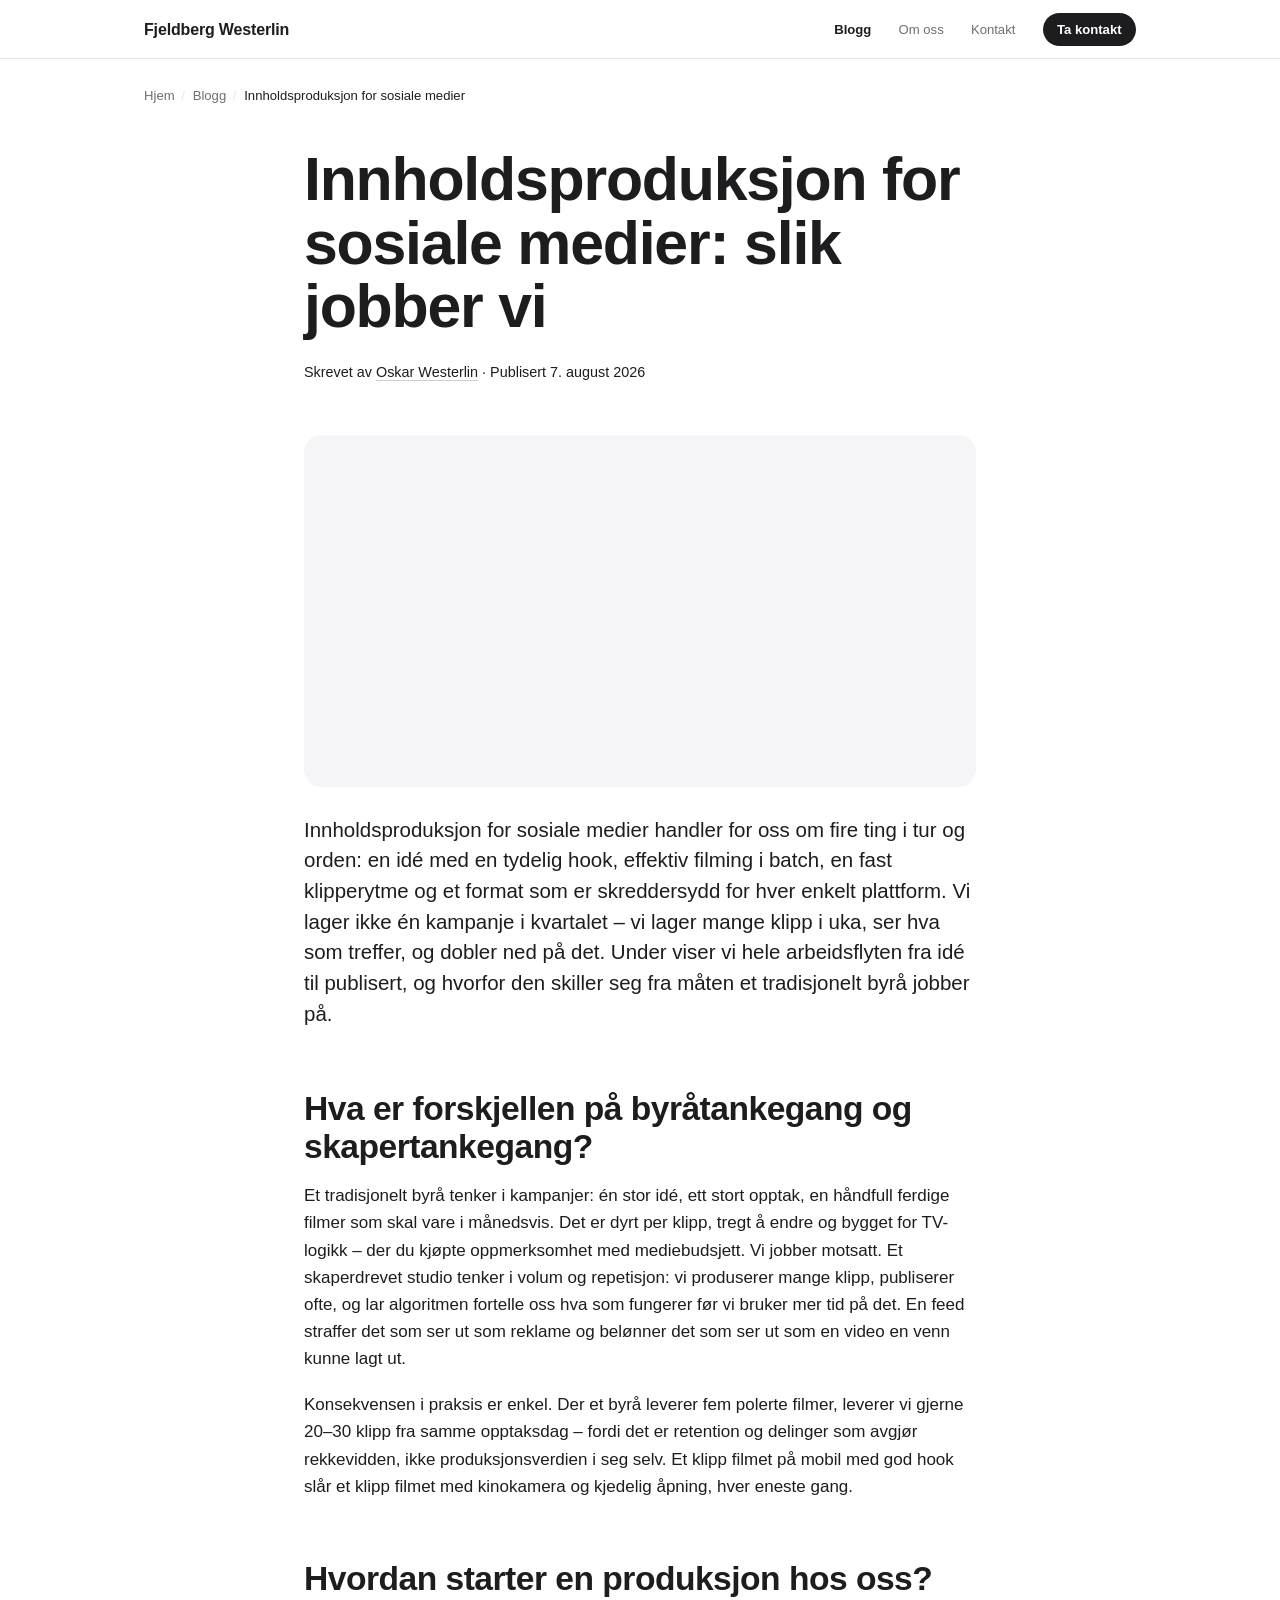
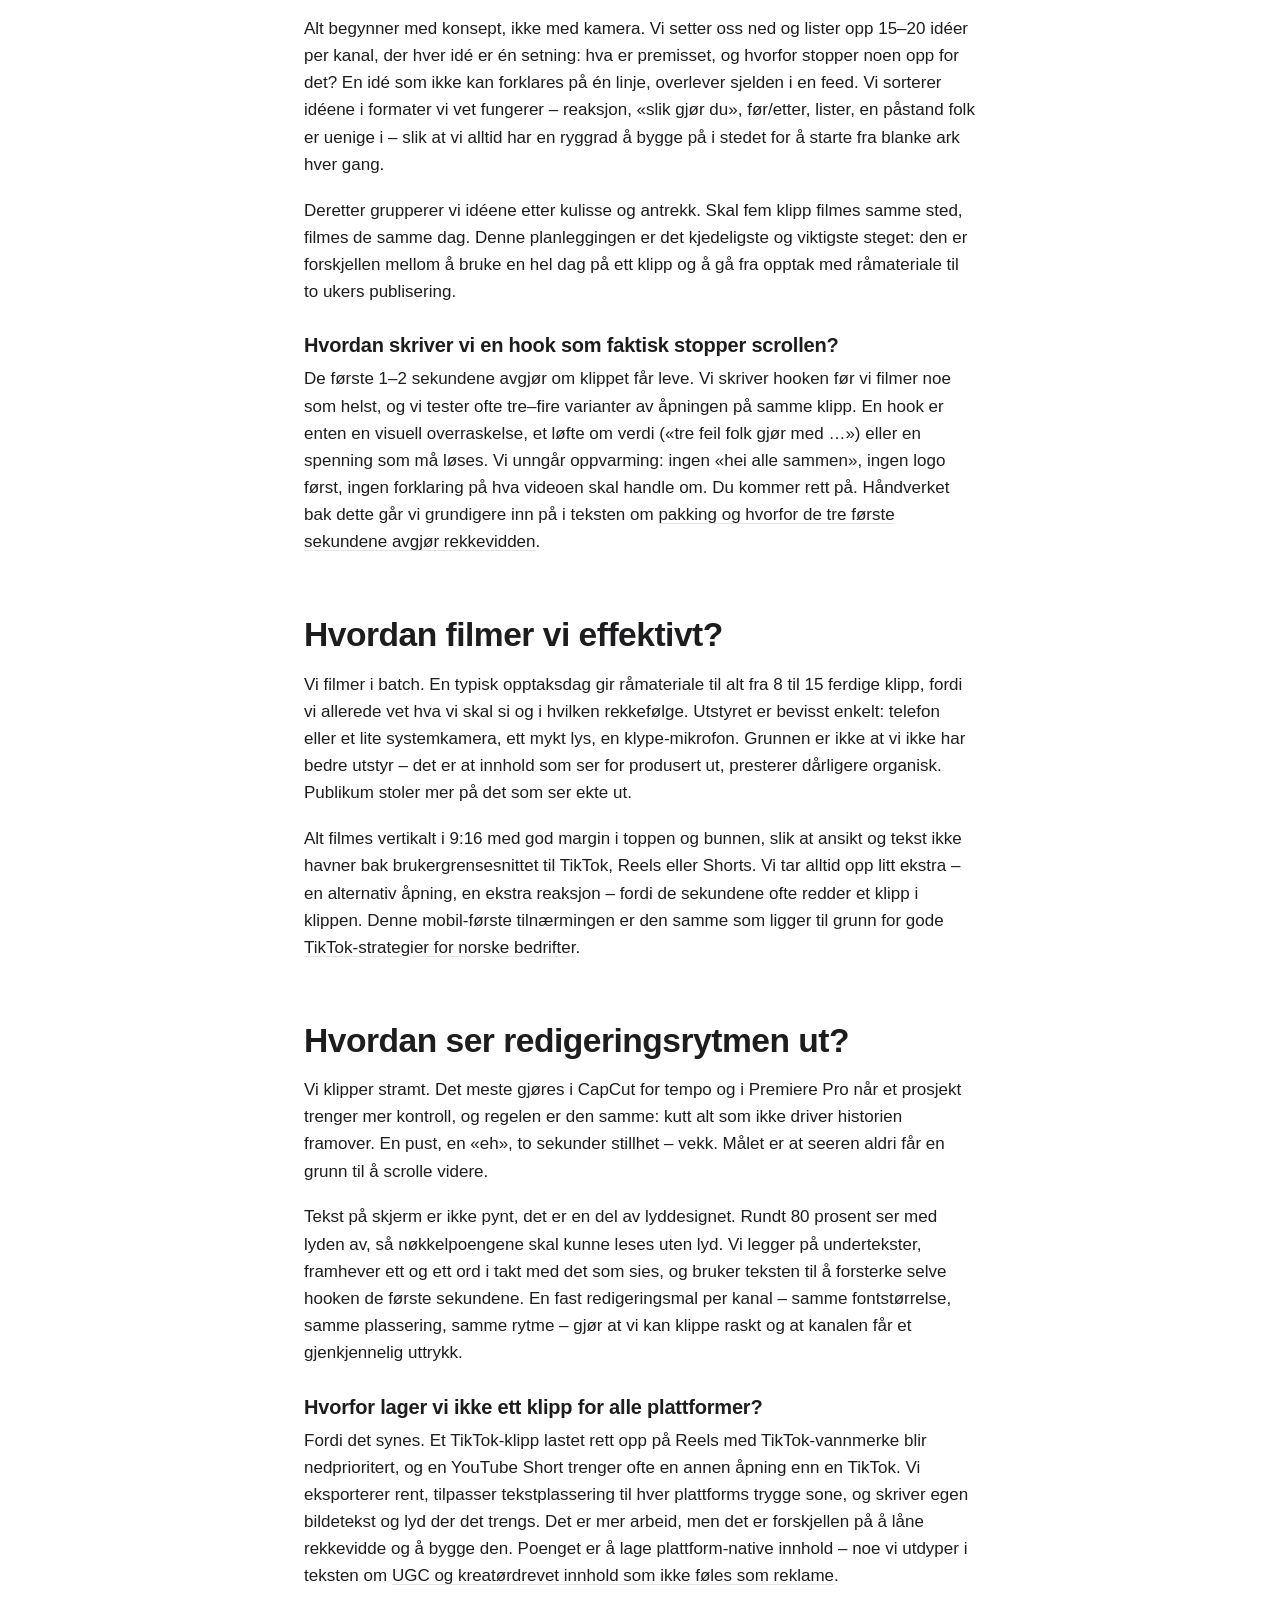
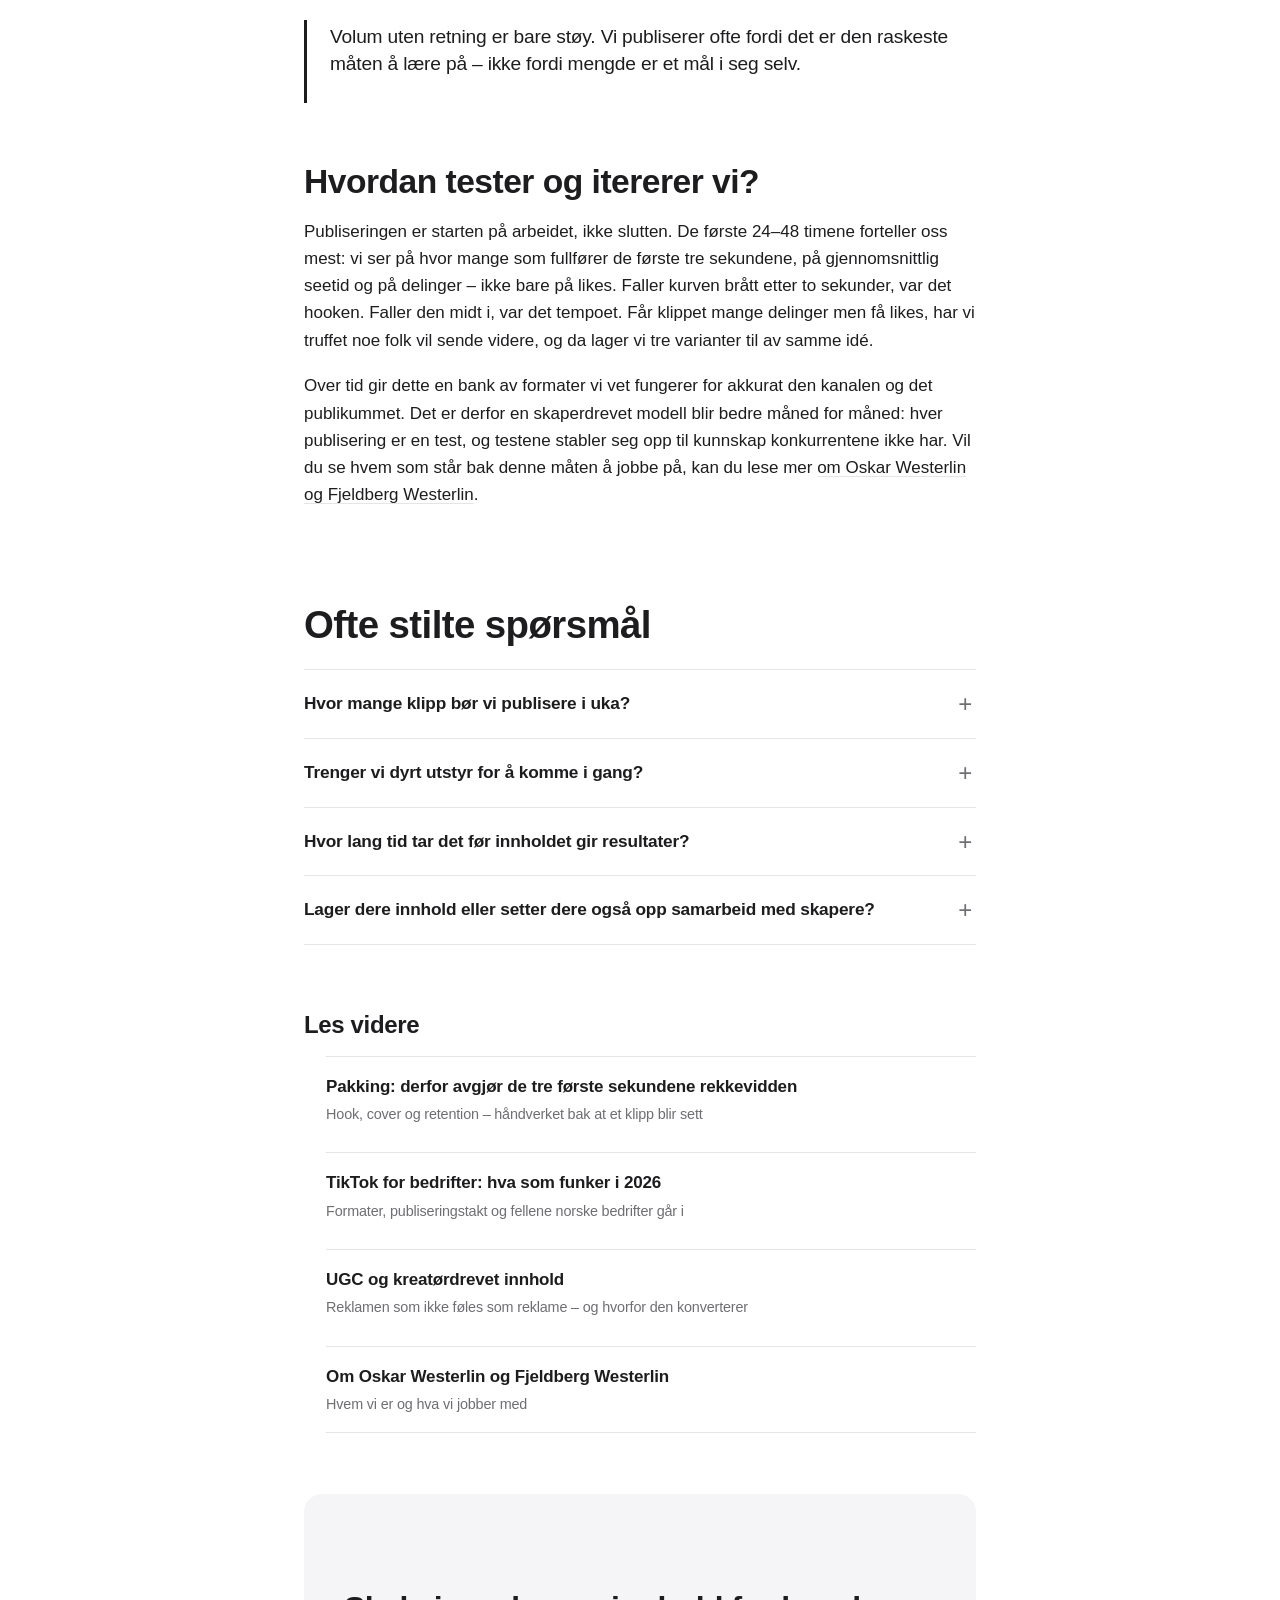
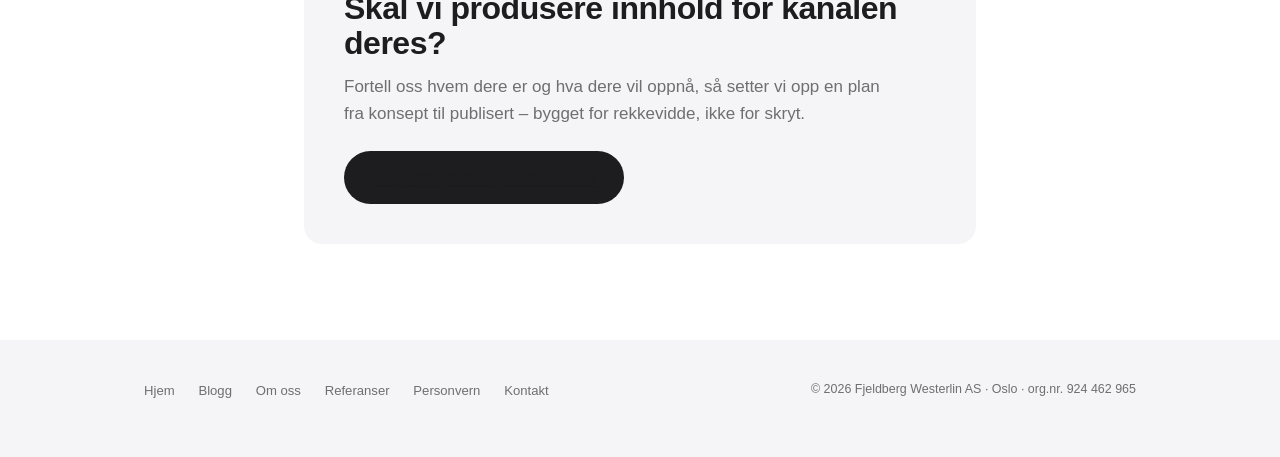
<file: blogg/innholdsproduksjon-for-sosiale-medier/index.html>
<!DOCTYPE html>
<html lang="nb">
<head>
<meta charset="UTF-8">
<meta name="viewport" content="width=device-width, initial-scale=1">
<title>Innholdsproduksjon for sosiale medier | Fjeldberg Westerlin</title>
<meta name="description" content="Slik jobber et skaperdrevet studio med innholdsproduksjon for sosiale medier: fra konsept og hook til filming, klipping, plattform-native format og testing.">
<link rel="canonical" href="https://fjeldbergwesterlin.no/blogg/innholdsproduksjon-for-sosiale-medier/">
<meta name="robots" content="index, follow, max-image-preview:large, max-snippet:-1, max-video-preview:-1">
<meta name="author" content="Oskar Westerlin">
<meta name="theme-color" content="#ffffff">

<!-- Open Graph -->
<meta property="og:type" content="article">
<meta property="og:site_name" content="Fjeldberg Westerlin">
<meta property="og:locale" content="nb_NO">
<meta property="og:title" content="Innholdsproduksjon for sosiale medier: slik jobber vi">
<meta property="og:description" content="Hele arbeidsflyten vår fra idé til publisert – og hva som faktisk skaper rekkevidde på norske plattformer.">
<meta property="og:url" content="https://fjeldbergwesterlin.no/blogg/innholdsproduksjon-for-sosiale-medier/">
<meta property="og:image" content="https://fjeldbergwesterlin.no/images/blogg/innholdsproduksjon-for-sosiale-medier.jpg">
<meta property="og:image:secure_url" content="https://fjeldbergwesterlin.no/images/blogg/innholdsproduksjon-for-sosiale-medier.jpg">
<meta property="og:image:width" content="1200">
<meta property="og:image:height" content="630">
<meta property="og:image:alt" content="Filmfotograf bak et kamera under et innholdsopptak i et studio med blå og rosa neonlys">
<meta property="og:image:type" content="image/jpeg">
<meta property="article:published_time" content="2026-08-07T09:00:00+02:00">
<meta property="article:modified_time" content="2026-08-07T09:00:00+02:00">
<meta property="article:author" content="Oskar Westerlin">

<!-- Twitter / X Card -->
<meta name="twitter:card" content="summary_large_image">
<meta name="twitter:title" content="Innholdsproduksjon for sosiale medier: slik jobber vi">
<meta name="twitter:description" content="Hele arbeidsflyten vår fra idé til publisert – og hva som faktisk skaper rekkevidde på norske plattformer.">
<meta name="twitter:image" content="https://fjeldbergwesterlin.no/images/blogg/innholdsproduksjon-for-sosiale-medier.jpg">
<meta name="twitter:image:alt" content="Filmfotograf bak et kamera under et innholdsopptak i et studio med blå og rosa neonlys">

<link rel="icon" href="data:image/svg+xml,%3Csvg xmlns='http://www.w3.org/2000/svg' viewBox='0 0 64 64'%3E%3Crect width='64' height='64' rx='14' fill='%231d1d1f'/%3E%3Ctext x='32' y='44' font-family='Helvetica,Arial' font-size='26' font-weight='700' text-anchor='middle' fill='%23ffffff'%3EOW%3C/text%3E%3C/svg%3E">
<link rel="preload" as="image" type="image/webp" imagesrcset="/images/blogg/innholdsproduksjon-for-sosiale-medier-600.webp 600w, /images/blogg/innholdsproduksjon-for-sosiale-medier.webp 1200w" imagesizes="(max-width: 768px) calc(100vw - 48px), 720px" fetchpriority="high">
<link rel="stylesheet" href="/assets/styles.css">
<script>document.documentElement.classList.add('js')</script>

<script type="application/ld+json">
{
  "@context": "https://schema.org",
  "@type": "BlogPosting",
  "@id": "https://fjeldbergwesterlin.no/blogg/innholdsproduksjon-for-sosiale-medier/#article",
  "mainEntityOfPage": "https://fjeldbergwesterlin.no/blogg/innholdsproduksjon-for-sosiale-medier/",
  "headline": "Innholdsproduksjon for sosiale medier: slik jobber vi",
  "description": "Slik jobber et skaperdrevet studio med innholdsproduksjon for sosiale medier: fra konsept og hook til filming, klipping, plattform-native format og testing.",
  "image": ["https://fjeldbergwesterlin.no/images/blogg/innholdsproduksjon-for-sosiale-medier.jpg"],
  "inLanguage": "nb",
  "datePublished": "2026-08-07T09:00:00+02:00",
  "dateModified": "2026-08-07T09:00:00+02:00",
  "author": { "@id": "https://fjeldbergwesterlin.no/om-oss#oskar" },
  "publisher": { "@id": "https://fjeldbergwesterlin.no/#organization" },
  "wordCount": 1265,
  "keywords": ["innholdsproduksjon", "sosiale medier", "innholdsproduksjon sosiale medier", "content creator", "TikTok", "Reels", "kreatordrevet innhold"]
}
</script>
<script type="application/ld+json">
{
  "@context": "https://schema.org",
  "@type": "BreadcrumbList",
  "itemListElement": [
    { "@type": "ListItem", "position": 1, "name": "Hjem", "item": "https://fjeldbergwesterlin.no/" },
    { "@type": "ListItem", "position": 2, "name": "Blogg", "item": "https://fjeldbergwesterlin.no/blogg/" },
    { "@type": "ListItem", "position": 3, "name": "Innholdsproduksjon for sosiale medier: slik jobber vi" }
  ]
}
</script>
<script type="application/ld+json">
{
  "@context": "https://schema.org",
  "@type": "FAQPage",
  "mainEntity": [
    {
      "@type": "Question",
      "name": "Hvor mange klipp bør vi publisere i uka?",
      "acceptedAnswer": { "@type": "Answer", "text": "For de fleste norske bedrifter som vil bygge organisk rekkevidde, er tre til fem klipp i uka per kanal et fornuftig utgangspunkt. Da har algoritmen nok signaler til å lære hvem den skal vise deg til, og dere rekker å iterere før momentet forsvinner. Ett klipp i måneden gir sjelden nok data til å lære noe." }
    },
    {
      "@type": "Question",
      "name": "Trenger vi dyrt utstyr for å komme i gang?",
      "acceptedAnswer": { "@type": "Answer", "text": "Nei. En nyere telefon, ett mykt lys og en enkel mikrofon holder for det meste av det som fungerer organisk. Innhold som ser for polert ut, presterer ofte dårligere enn noe som ser ekte og nært ut. Pengene er bedre brukt på konsept, klipping og hyppig publisering enn på kamera." }
    },
    {
      "@type": "Question",
      "name": "Hvor lang tid tar det før innholdet gir resultater?",
      "acceptedAnswer": { "@type": "Answer", "text": "Enkeltklipp kan ta av med en gang, men en kanal trenger som regel to til tre måneder med jevn publisering før mønsteret blir tydelig og rekkevidden stabiliserer seg. Da vet vi hvilke formater som fungerer, og kan skalere det som treffer. Tålmodighet de første ukene er en del av oppskriften." }
    },
    {
      "@type": "Question",
      "name": "Lager dere innhold eller setter dere også opp samarbeid med skapere?",
      "acceptedAnswer": { "@type": "Answer", "text": "Begge deler. Vi produserer innhold for egne og kunders kanaler, og vi kobler merkevarer mot skapere når det passer budskapet. Hvordan vi tenker rundt det, kan du lese i teksten om influencer-samarbeid som faktisk selger. Send oss noen linjer, så finner vi riktig form for dere." }
    }
  ]
}
</script>
</head>
<body>

<a class="skjult-hopp" href="#hoved">Hopp til innhold</a>

<header class="topp">
  <div class="ramme">
    <a class="topp__navn" href="/">Fjeldberg Westerlin</a>
    <nav aria-label="Hovedmeny">
      <a href="/blogg/" aria-current="page">Blogg</a>
      <a href="/om-oss/">Om oss</a>
      <a href="/#kontakt">Kontakt</a>
      <a class="topp__kontakt" href="mailto:jorgen@fjeldbergwesterlin.no?subject=Samarbeid%20med%20Oskar">Ta kontakt</a>
    </nav>
  </div>
</header>

<nav class="sti" aria-label="Sti">
  <div class="ramme">
    <ol>
      <li><a href="/">Hjem</a></li>
      <li><a href="/blogg/">Blogg</a></li>
      <li><span aria-current="page">Innholdsproduksjon for sosiale medier</span></li>
    </ol>
  </div>
</nav>

<main id="hoved">
  <article class="artikkel">

    <div class="sidehode">
      <div class="ramme">
        <h1>Innholdsproduksjon for sosiale medier: slik jobber vi</h1>
        <p class="meta">Skrevet av <a href="/om-oss/">Oskar Westerlin</a> · Publisert 7. august 2026</p>
      </div>
    </div>

    <div class="ramme">
      <figure class="dekbilde fase">
        <div class="flate">
          <picture>
            <source type="image/webp" srcset="/images/blogg/innholdsproduksjon-for-sosiale-medier-600.webp 600w, /images/blogg/innholdsproduksjon-for-sosiale-medier.webp 1200w" sizes="(max-width: 768px) calc(100vw - 48px), 720px">
            <img src="/images/blogg/innholdsproduksjon-for-sosiale-medier.jpg" width="1200" height="630"
               alt="Filmfotograf bak et kamera under et innholdsopptak i et studio med blå og rosa neonlys" fetchpriority="high" decoding="async">
          </picture>
        </div>
      </figure>

      <p class="ingress">Innholdsproduksjon for sosiale medier handler for oss om fire ting i tur og orden: en idé med en tydelig hook, effektiv filming i batch, en fast klipperytme og et format som er skreddersydd for hver enkelt plattform. Vi lager ikke én kampanje i kvartalet – vi lager mange klipp i uka, ser hva som treffer, og dobler ned på det. Under viser vi hele arbeidsflyten fra idé til publisert, og hvorfor den skiller seg fra måten et tradisjonelt byrå jobber på.</p>

      <h2>Hva er forskjellen på byråtankegang og skapertankegang?</h2>
      <p>Et tradisjonelt byrå tenker i kampanjer: én stor idé, ett stort opptak, en håndfull ferdige filmer som skal vare i månedsvis. Det er dyrt per klipp, tregt å endre og bygget for TV-logikk – der du kjøpte oppmerksomhet med mediebudsjett. Vi jobber motsatt. Et skaperdrevet studio tenker i volum og repetisjon: vi produserer mange klipp, publiserer ofte, og lar algoritmen fortelle oss hva som fungerer før vi bruker mer tid på det. En feed straffer det som ser ut som reklame og belønner det som ser ut som en video en venn kunne lagt ut.</p>
      <p>Konsekvensen i praksis er enkel. Der et byrå leverer fem polerte filmer, leverer vi gjerne 20–30 klipp fra samme opptaksdag – fordi det er retention og delinger som avgjør rekkevidden, ikke produksjonsverdien i seg selv. Et klipp filmet på mobil med god hook slår et klipp filmet med kinokamera og kjedelig åpning, hver eneste gang.</p>

      <h2>Hvordan starter en produksjon hos oss?</h2>
      <p>Alt begynner med konsept, ikke med kamera. Vi setter oss ned og lister opp 15–20 idéer per kanal, der hver idé er én setning: hva er premisset, og hvorfor stopper noen opp for det? En idé som ikke kan forklares på én linje, overlever sjelden i en feed. Vi sorterer idéene i formater vi vet fungerer – reaksjon, «slik gjør du», før/etter, lister, en påstand folk er uenige i – slik at vi alltid har en ryggrad å bygge på i stedet for å starte fra blanke ark hver gang.</p>
      <p>Deretter grupperer vi idéene etter kulisse og antrekk. Skal fem klipp filmes samme sted, filmes de samme dag. Denne planleggingen er det kjedeligste og viktigste steget: den er forskjellen mellom å bruke en hel dag på ett klipp og å gå fra opptak med råmateriale til to ukers publisering.</p>

      <h3>Hvordan skriver vi en hook som faktisk stopper scrollen?</h3>
      <p>De første 1–2 sekundene avgjør om klippet får leve. Vi skriver hooken før vi filmer noe som helst, og vi tester ofte tre–fire varianter av åpningen på samme klipp. En hook er enten en visuell overraskelse, et løfte om verdi («tre feil folk gjør med …») eller en spenning som må løses. Vi unngår oppvarming: ingen «hei alle sammen», ingen logo først, ingen forklaring på hva videoen skal handle om. Du kommer rett på. Håndverket bak dette går vi grundigere inn på i teksten om <a href="/blogg/pakke-innhold-for-rekkevidde/">pakking og hvorfor de tre første sekundene avgjør rekkevidden</a>.</p>

      <h2>Hvordan filmer vi effektivt?</h2>
      <p>Vi filmer i batch. En typisk opptaksdag gir råmateriale til alt fra 8 til 15 ferdige klipp, fordi vi allerede vet hva vi skal si og i hvilken rekkefølge. Utstyret er bevisst enkelt: telefon eller et lite systemkamera, ett mykt lys, en klype-mikrofon. Grunnen er ikke at vi ikke har bedre utstyr – det er at innhold som ser for produsert ut, presterer dårligere organisk. Publikum stoler mer på det som ser ekte ut.</p>
      <p>Alt filmes vertikalt i 9:16 med god margin i toppen og bunnen, slik at ansikt og tekst ikke havner bak brukergrensesnittet til TikTok, Reels eller Shorts. Vi tar alltid opp litt ekstra – en alternativ åpning, en ekstra reaksjon – fordi de sekundene ofte redder et klipp i klippen. Denne mobil-første tilnærmingen er den samme som ligger til grunn for gode <a href="/blogg/tiktok-for-bedrifter/">TikTok-strategier for norske bedrifter</a>.</p>

      <h2>Hvordan ser redigeringsrytmen ut?</h2>
      <p>Vi klipper stramt. Det meste gjøres i CapCut for tempo og i Premiere Pro når et prosjekt trenger mer kontroll, og regelen er den samme: kutt alt som ikke driver historien framover. En pust, en «eh», to sekunder stillhet – vekk. Målet er at seeren aldri får en grunn til å scrolle videre.</p>
      <p>Tekst på skjerm er ikke pynt, det er en del av lyddesignet. Rundt 80 prosent ser med lyden av, så nøkkelpoengene skal kunne leses uten lyd. Vi legger på undertekster, framhever ett og ett ord i takt med det som sies, og bruker teksten til å forsterke selve hooken de første sekundene. En fast redigeringsmal per kanal – samme fontstørrelse, samme plassering, samme rytme – gjør at vi kan klippe raskt og at kanalen får et gjenkjennelig uttrykk.</p>

      <h3>Hvorfor lager vi ikke ett klipp for alle plattformer?</h3>
      <p>Fordi det synes. Et TikTok-klipp lastet rett opp på Reels med TikTok-vannmerke blir nedprioritert, og en YouTube Short trenger ofte en annen åpning enn en TikTok. Vi eksporterer rent, tilpasser tekstplassering til hver plattforms trygge sone, og skriver egen bildetekst og lyd der det trengs. Det er mer arbeid, men det er forskjellen på å låne rekkevidde og å bygge den. Poenget er å lage plattform-native innhold – noe vi utdyper i teksten om <a href="/blogg/ugc-og-kreatordrevet-innhold/">UGC og kreatørdrevet innhold som ikke føles som reklame</a>.</p>

      <blockquote><p>Volum uten retning er bare støy. Vi publiserer ofte fordi det er den raskeste måten å lære på – ikke fordi mengde er et mål i seg selv.</p></blockquote>

      <h2>Hvordan tester og itererer vi?</h2>
      <p>Publiseringen er starten på arbeidet, ikke slutten. De første 24–48 timene forteller oss mest: vi ser på hvor mange som fullfører de første tre sekundene, på gjennomsnittlig seetid og på delinger – ikke bare på likes. Faller kurven brått etter to sekunder, var det hooken. Faller den midt i, var det tempoet. Får klippet mange delinger men få likes, har vi truffet noe folk vil sende videre, og da lager vi tre varianter til av samme idé.</p>
      <p>Over tid gir dette en bank av formater vi vet fungerer for akkurat den kanalen og det publikummet. Det er derfor en skaperdrevet modell blir bedre måned for måned: hver publisering er en test, og testene stabler seg opp til kunnskap konkurrentene ikke har. Vil du se hvem som står bak denne måten å jobbe på, kan du lese mer <a href="/om-oss/">om Oskar Westerlin og Fjeldberg Westerlin</a>.</p>
    </div>

    <!-- FAQ -->
    <section class="faq fase" aria-label="Ofte stilte spørsmål">
      <div class="ramme">
        <h2>Ofte stilte spørsmål</h2>
        <details>
          <summary>Hvor mange klipp bør vi publisere i uka?</summary>
          <div class="svar"><p>For de fleste norske bedrifter som vil bygge organisk rekkevidde, er tre til fem klipp i uka per kanal et fornuftig utgangspunkt. Da har algoritmen nok signaler til å lære hvem den skal vise deg til, og dere rekker å iterere før momentet forsvinner. Ett klipp i måneden gir sjelden nok data til å lære noe.</p></div>
        </details>
        <details>
          <summary>Trenger vi dyrt utstyr for å komme i gang?</summary>
          <div class="svar"><p>Nei. En nyere telefon, ett mykt lys og en enkel mikrofon holder for det meste av det som fungerer organisk. Innhold som ser for polert ut, presterer ofte dårligere enn noe som ser ekte og nært ut. Pengene er bedre brukt på konsept, klipping og hyppig publisering enn på kamera.</p></div>
        </details>
        <details>
          <summary>Hvor lang tid tar det før innholdet gir resultater?</summary>
          <div class="svar"><p>Enkeltklipp kan ta av med en gang, men en kanal trenger som regel to til tre måneder med jevn publisering før mønsteret blir tydelig og rekkevidden stabiliserer seg. Da vet vi hvilke formater som fungerer, og kan skalere det som treffer. Tålmodighet de første ukene er en del av oppskriften.</p></div>
        </details>
        <details>
          <summary>Lager dere innhold eller setter dere også opp samarbeid med skapere?</summary>
          <div class="svar"><p>Begge deler. Vi produserer innhold for egne og kunders kanaler, og vi kobler merkevarer mot skapere når det passer budskapet. Hvordan vi tenker rundt det, kan du lese i teksten om <a href="/blogg/influencer-samarbeid-som-selger/">influencer-samarbeid som faktisk selger</a>. Send oss noen linjer, så finner vi riktig form for dere.</p></div>
        </details>
      </div>
    </section>

    <!-- Interne lenker -->
    <section class="videre fase" aria-label="Les videre">
      <div class="ramme">
        <h2>Les videre</h2>
        <ul>
          <li><a href="/blogg/pakke-innhold-for-rekkevidde/">Pakking: derfor avgjør de tre første sekundene rekkevidden<span>Hook, cover og retention – håndverket bak at et klipp blir sett</span></a></li>
          <li><a href="/blogg/tiktok-for-bedrifter/">TikTok for bedrifter: hva som funker i 2026<span>Formater, publiseringstakt og fellene norske bedrifter går i</span></a></li>
          <li><a href="/blogg/ugc-og-kreatordrevet-innhold/">UGC og kreatørdrevet innhold<span>Reklamen som ikke føles som reklame – og hvorfor den konverterer</span></a></li>
          <li><a href="/om-oss/">Om Oskar Westerlin og Fjeldberg Westerlin<span>Hvem vi er og hva vi jobber med</span></a></li>
        </ul>
      </div>
    </section>

    <!-- CTA -->
    <section class="cta fase" aria-label="Ta kontakt">
      <div class="ramme">
        <div class="cta__boks">
          <h2>Skal vi produsere innhold for kanalen deres?</h2>
          <p>Fortell oss hvem dere er og hva dere vil oppnå, så setter vi opp en plan fra konsept til publisert – bygget for rekkevidde, ikke for skryt.</p>
          <a class="knapp" href="mailto:jorgen@fjeldbergwesterlin.no?subject=Samarbeid%20med%20Oskar">jorgen@fjeldbergwesterlin.no</a>
        </div>
      </div>
    </section>

  </article>
</main>

<footer>
  <div class="ramme">
    <div class="bunnlenker">
      <a href="/">Hjem</a>
      <a href="/blogg/">Blogg</a>
      <a href="/om-oss/">Om oss</a>
      <a href="/referanser/">Referanser</a>
      <a href="/personvern/">Personvern</a>
      <a href="mailto:jorgen@fjeldbergwesterlin.no">Kontakt</a>
    </div>
    <p>&copy; 2026 Fjeldberg Westerlin AS · Oslo · org.nr. 924 462 965</p>
  </div>
</footer>

<script>
(function(){
  var deler=document.querySelectorAll('.fase');
  if(!('IntersectionObserver' in window)||matchMedia('(prefers-reduced-motion: reduce)').matches){
    deler.forEach(function(n){n.classList.add('inn')});return;
  }
  var io=new IntersectionObserver(function(es){
    es.forEach(function(e){if(e.isIntersecting){e.target.classList.add('inn');io.unobserve(e.target)}});
  },{threshold:.15});
  deler.forEach(function(n){io.observe(n)});
})();
</script>
</body>
</html>
</file>
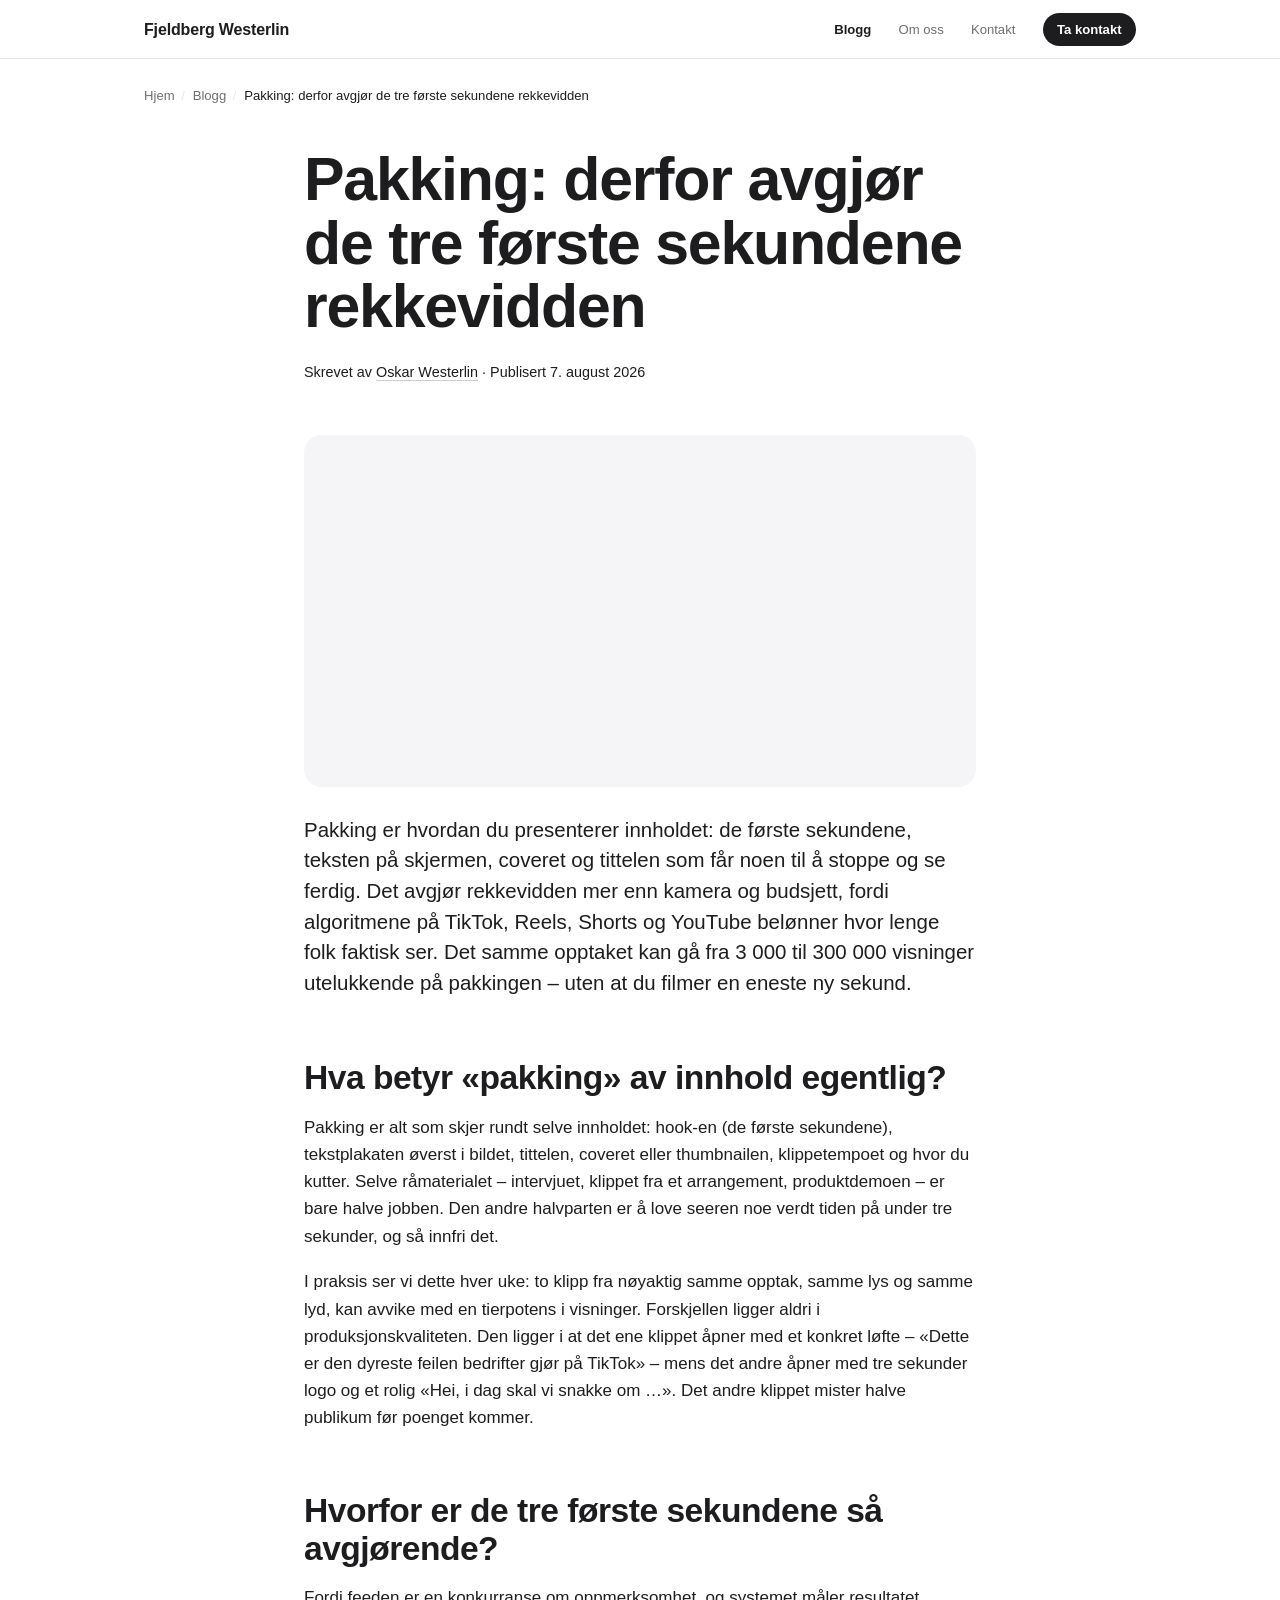
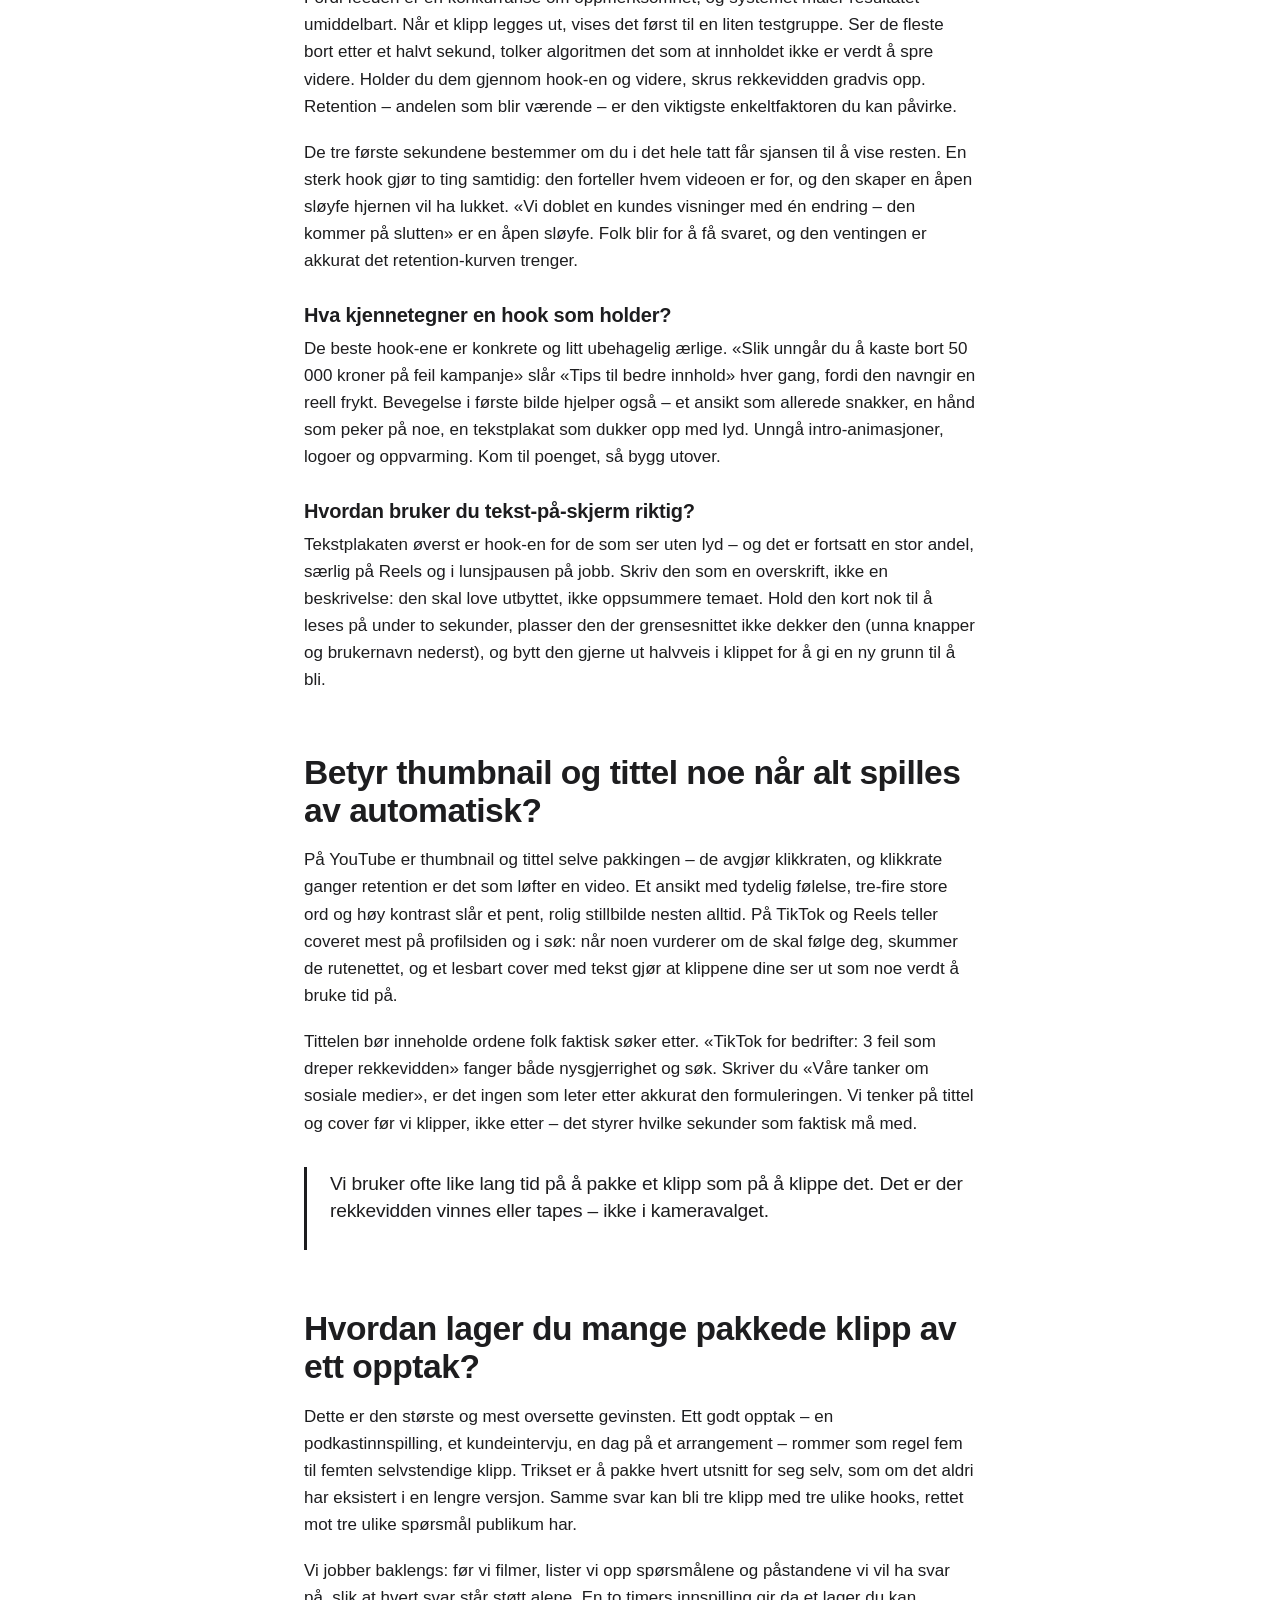
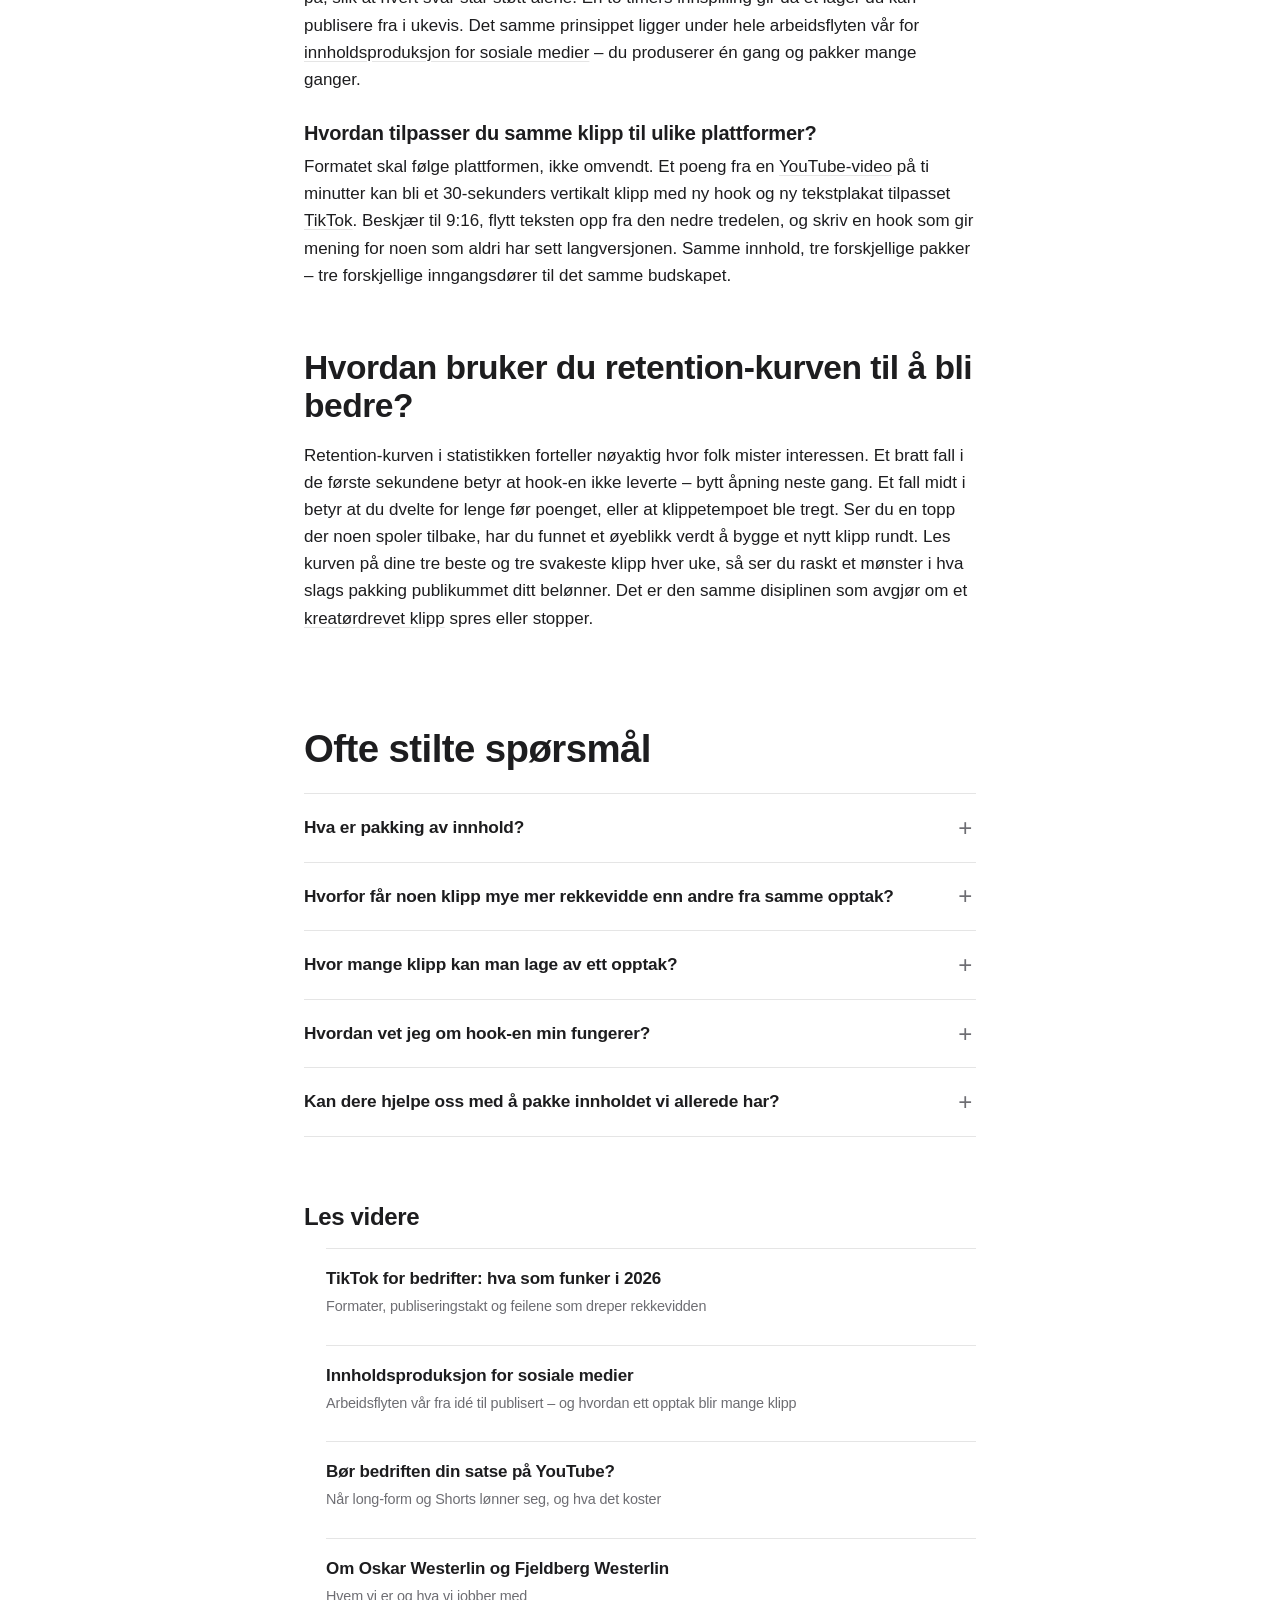
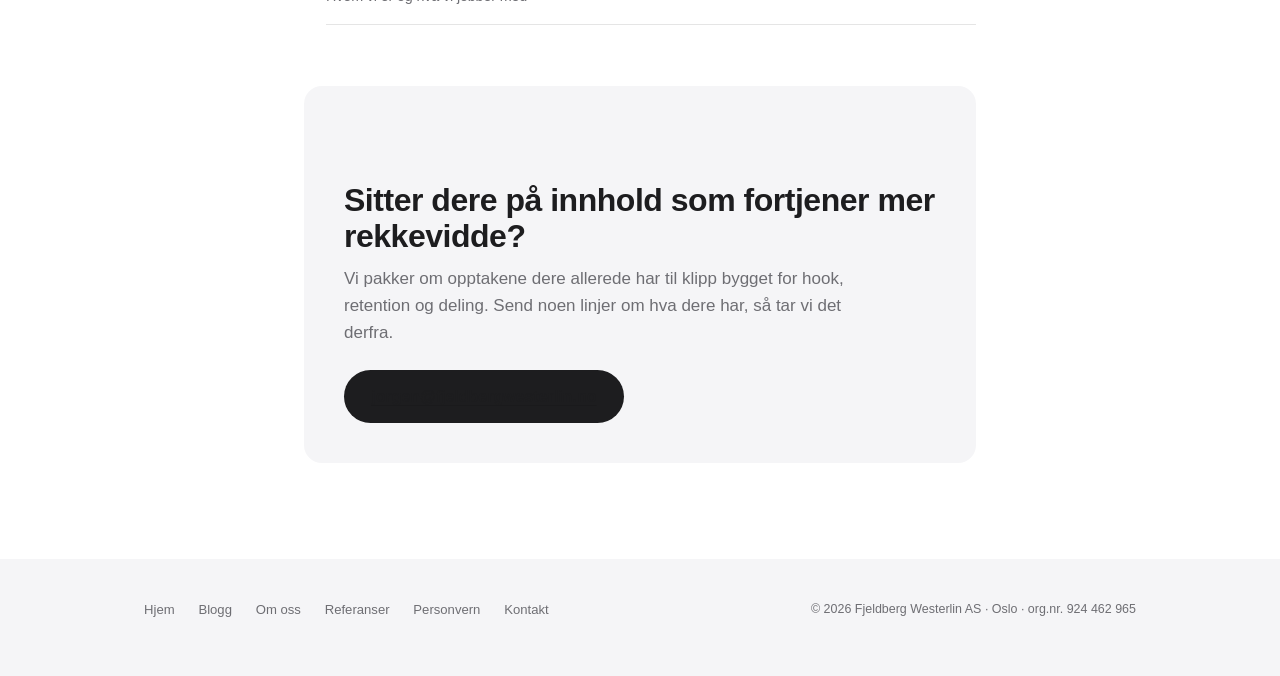
<file: blogg/pakke-innhold-for-rekkevidde/index.html>
<!DOCTYPE html>
<html lang="nb">
<head>
<meta charset="UTF-8">
<meta name="viewport" content="width=device-width, initial-scale=1">
<title>Pakking: de tre sekundene som avgjør | Fjeldberg Westerlin</title>
<meta name="description" content="Pakking av innhold – hook, cover, tekst-på-skjerm og retention – avgjør rekkevidden mer enn budsjettet. Slik gjør du samme opptak sett ti ganger så mye.">
<link rel="canonical" href="https://fjeldbergwesterlin.no/blogg/pakke-innhold-for-rekkevidde/">
<meta name="robots" content="index, follow, max-image-preview:large, max-snippet:-1, max-video-preview:-1">
<meta name="author" content="Oskar Westerlin">
<meta name="theme-color" content="#ffffff">

<!-- Open Graph -->
<meta property="og:type" content="article">
<meta property="og:site_name" content="Fjeldberg Westerlin">
<meta property="og:locale" content="nb_NO">
<meta property="og:title" content="Pakking: derfor avgjør de tre første sekundene rekkevidden">
<meta property="og:description" content="Hvorfor pakking – hook, cover, tekst og retention – bestemmer rekkevidden mer enn produksjonsbudsjettet, og hvordan ett opptak blir mange klipp.">
<meta property="og:url" content="https://fjeldbergwesterlin.no/blogg/pakke-innhold-for-rekkevidde/">
<meta property="og:image" content="https://fjeldbergwesterlin.no/images/blogg/pakke-innhold-for-rekkevidde.jpg">
<meta property="og:image:secure_url" content="https://fjeldbergwesterlin.no/images/blogg/pakke-innhold-for-rekkevidde.jpg">
<meta property="og:image:width" content="1200">
<meta property="og:image:height" content="630">
<meta property="og:image:alt" content="Videoredigeringsprogram med fargekodet tidslinje, klipp og lydspor på en skjerm">
<meta property="og:image:type" content="image/jpeg">
<meta property="article:published_time" content="2026-08-07T09:00:00+02:00">
<meta property="article:modified_time" content="2026-08-07T09:00:00+02:00">
<meta property="article:author" content="Oskar Westerlin">

<!-- Twitter / X Card -->
<meta name="twitter:card" content="summary_large_image">
<meta name="twitter:title" content="Pakking: derfor avgjør de tre første sekundene rekkevidden">
<meta name="twitter:description" content="Hvorfor pakking – hook, cover, tekst og retention – bestemmer rekkevidden mer enn produksjonsbudsjettet, og hvordan ett opptak blir mange klipp.">
<meta name="twitter:image" content="https://fjeldbergwesterlin.no/images/blogg/pakke-innhold-for-rekkevidde.jpg">
<meta name="twitter:image:alt" content="Videoredigeringsprogram med fargekodet tidslinje, klipp og lydspor på en skjerm">

<link rel="icon" href="data:image/svg+xml,%3Csvg xmlns='http://www.w3.org/2000/svg' viewBox='0 0 64 64'%3E%3Crect width='64' height='64' rx='14' fill='%231d1d1f'/%3E%3Ctext x='32' y='44' font-family='Helvetica,Arial' font-size='26' font-weight='700' text-anchor='middle' fill='%23ffffff'%3EOW%3C/text%3E%3C/svg%3E">
<link rel="preload" as="image" type="image/webp" imagesrcset="/images/blogg/pakke-innhold-for-rekkevidde-600.webp 600w, /images/blogg/pakke-innhold-for-rekkevidde.webp 1200w" imagesizes="(max-width: 768px) calc(100vw - 48px), 720px" fetchpriority="high">
<link rel="stylesheet" href="/assets/styles.css">
<script>document.documentElement.classList.add('js')</script>

<script type="application/ld+json">
{
  "@context": "https://schema.org",
  "@type": "BlogPosting",
  "@id": "https://fjeldbergwesterlin.no/blogg/pakke-innhold-for-rekkevidde/#article",
  "mainEntityOfPage": "https://fjeldbergwesterlin.no/blogg/pakke-innhold-for-rekkevidde/",
  "headline": "Pakking: derfor avgjør de tre første sekundene rekkevidden",
  "description": "Pakking av innhold – hook, cover, tekst-på-skjerm og retention – avgjør rekkevidden mer enn budsjettet. Slik gjør du samme opptak sett ti ganger så mye.",
  "image": ["https://fjeldbergwesterlin.no/images/blogg/pakke-innhold-for-rekkevidde.jpg"],
  "inLanguage": "nb",
  "datePublished": "2026-08-07T09:00:00+02:00",
  "dateModified": "2026-08-07T09:00:00+02:00",
  "author": { "@id": "https://fjeldbergwesterlin.no/om-oss#oskar" },
  "publisher": { "@id": "https://fjeldbergwesterlin.no/#organization" },
  "wordCount": 1365,
  "keywords": ["pakking av innhold", "hook", "thumbnail", "retention", "rekkevidde sosiale medier"]
}
</script>
<script type="application/ld+json">
{
  "@context": "https://schema.org",
  "@type": "BreadcrumbList",
  "itemListElement": [
    { "@type": "ListItem", "position": 1, "name": "Hjem", "item": "https://fjeldbergwesterlin.no/" },
    { "@type": "ListItem", "position": 2, "name": "Blogg", "item": "https://fjeldbergwesterlin.no/blogg/" },
    { "@type": "ListItem", "position": 3, "name": "Pakking: derfor avgjør de tre første sekundene rekkevidden" }
  ]
}
</script>
<script type="application/ld+json">
{
  "@context": "https://schema.org",
  "@type": "FAQPage",
  "mainEntity": [
    {
      "@type": "Question",
      "name": "Hva er pakking av innhold?",
      "acceptedAnswer": { "@type": "Answer", "text": "Pakking er måten du presenterer innholdet på: hook-en de første sekundene, tekst-på-skjerm, tittel, cover eller thumbnail og klippetempo. Det er alt som får noen til å stoppe, se ferdig og dele – i motsetning til selve råmaterialet du filmet." }
    },
    {
      "@type": "Question",
      "name": "Hvorfor får noen klipp mye mer rekkevidde enn andre fra samme opptak?",
      "acceptedAnswer": { "@type": "Answer", "text": "Fordi algoritmene måler hvor lenge folk ser (retention) og sprer det som holder på oppmerksomheten. Et klipp med sterk hook, tydelig tekstplakat og et poeng som kommer raskt, holder flere seere gjennom – og da skrus rekkevidden opp. Produksjonskvaliteten betyr mindre enn pakkingen." }
    },
    {
      "@type": "Question",
      "name": "Hvor mange klipp kan man lage av ett opptak?",
      "acceptedAnswer": { "@type": "Answer", "text": "En til to timers innspilling gir som regel fem til femten selvstendige klipp, dersom hvert svar er filmet slik at det står støtt alene. Samme svar kan i tillegg pakkes med ulike hooks mot ulike spørsmål, så antallet publiserbare klipp blir gjerne enda høyere." }
    },
    {
      "@type": "Question",
      "name": "Hvordan vet jeg om hook-en min fungerer?",
      "acceptedAnswer": { "@type": "Answer", "text": "Se på retention-kurven i statistikken. Et bratt fall i de første sekundene betyr at hook-en ikke leverte på løftet. Sammenlign kurvene på dine beste og svakeste klipp, så ser du raskt hvilke åpninger publikummet ditt blir værende på." }
    },
    {
      "@type": "Question",
      "name": "Kan dere hjelpe oss med å pakke innholdet vi allerede har?",
      "acceptedAnswer": { "@type": "Answer", "text": "Ja. Vi tar ofte eksisterende opptak – podkast, intervjuer, arrangementer – og pakker dem om til klipp bygget for rekkevidde på TikTok, Reels, Shorts og YouTube. Send oss noen linjer om hva dere sitter på, så ser vi på potensialet sammen." }
    }
  ]
}
</script>
</head>
<body>

<a class="skjult-hopp" href="#hoved">Hopp til innhold</a>

<header class="topp">
  <div class="ramme">
    <a class="topp__navn" href="/">Fjeldberg Westerlin</a>
    <nav aria-label="Hovedmeny">
      <a href="/blogg/" aria-current="page">Blogg</a>
      <a href="/om-oss/">Om oss</a>
      <a href="/#kontakt">Kontakt</a>
      <a class="topp__kontakt" href="mailto:jorgen@fjeldbergwesterlin.no?subject=Samarbeid%20med%20Oskar">Ta kontakt</a>
    </nav>
  </div>
</header>

<nav class="sti" aria-label="Sti">
  <div class="ramme">
    <ol>
      <li><a href="/">Hjem</a></li>
      <li><a href="/blogg/">Blogg</a></li>
      <li><span aria-current="page">Pakking: derfor avgjør de tre første sekundene rekkevidden</span></li>
    </ol>
  </div>
</nav>

<main id="hoved">
  <article class="artikkel">

    <div class="sidehode">
      <div class="ramme">
        <h1>Pakking: derfor avgjør de tre første sekundene rekkevidden</h1>
        <p class="meta">Skrevet av <a href="/om-oss/">Oskar Westerlin</a> · Publisert 7. august 2026</p>
      </div>
    </div>

    <div class="ramme">
      <figure class="dekbilde fase">
        <div class="flate">
          <picture>
            <source type="image/webp" srcset="/images/blogg/pakke-innhold-for-rekkevidde-600.webp 600w, /images/blogg/pakke-innhold-for-rekkevidde.webp 1200w" sizes="(max-width: 768px) calc(100vw - 48px), 720px">
            <img src="/images/blogg/pakke-innhold-for-rekkevidde.jpg" width="1200" height="630"
               alt="Videoredigeringsprogram med fargekodet tidslinje, klipp og lydspor på en skjerm" fetchpriority="high" decoding="async">
          </picture>
        </div>
      </figure>

      <p class="ingress">Pakking er hvordan du presenterer innholdet: de første sekundene, teksten på skjermen, coveret og tittelen som får noen til å stoppe og se ferdig. Det avgjør rekkevidden mer enn kamera og budsjett, fordi algoritmene på TikTok, Reels, Shorts og YouTube belønner hvor lenge folk faktisk ser. Det samme opptaket kan gå fra 3 000 til 300 000 visninger utelukkende på pakkingen – uten at du filmer en eneste ny sekund.</p>

      <h2>Hva betyr «pakking» av innhold egentlig?</h2>
      <p>Pakking er alt som skjer rundt selve innholdet: hook-en (de første sekundene), tekstplakaten øverst i bildet, tittelen, coveret eller thumbnailen, klippetempoet og hvor du kutter. Selve råmaterialet – intervjuet, klippet fra et arrangement, produktdemoen – er bare halve jobben. Den andre halvparten er å love seeren noe verdt tiden på under tre sekunder, og så innfri det.</p>
      <p>I praksis ser vi dette hver uke: to klipp fra nøyaktig samme opptak, samme lys og samme lyd, kan avvike med en tierpotens i visninger. Forskjellen ligger aldri i produksjonskvaliteten. Den ligger i at det ene klippet åpner med et konkret løfte – «Dette er den dyreste feilen bedrifter gjør på TikTok» – mens det andre åpner med tre sekunder logo og et rolig «Hei, i dag skal vi snakke om …». Det andre klippet mister halve publikum før poenget kommer.</p>

      <h2>Hvorfor er de tre første sekundene så avgjørende?</h2>
      <p>Fordi feeden er en konkurranse om oppmerksomhet, og systemet måler resultatet umiddelbart. Når et klipp legges ut, vises det først til en liten testgruppe. Ser de fleste bort etter et halvt sekund, tolker algoritmen det som at innholdet ikke er verdt å spre videre. Holder du dem gjennom hook-en og videre, skrus rekkevidden gradvis opp. Retention – andelen som blir værende – er den viktigste enkeltfaktoren du kan påvirke.</p>
      <p>De tre første sekundene bestemmer om du i det hele tatt får sjansen til å vise resten. En sterk hook gjør to ting samtidig: den forteller hvem videoen er for, og den skaper en åpen sløyfe hjernen vil ha lukket. «Vi doblet en kundes visninger med én endring – den kommer på slutten» er en åpen sløyfe. Folk blir for å få svaret, og den ventingen er akkurat det retention-kurven trenger.</p>

      <h3>Hva kjennetegner en hook som holder?</h3>
      <p>De beste hook-ene er konkrete og litt ubehagelig ærlige. «Slik unngår du å kaste bort 50 000 kroner på feil kampanje» slår «Tips til bedre innhold» hver gang, fordi den navngir en reell frykt. Bevegelse i første bilde hjelper også – et ansikt som allerede snakker, en hånd som peker på noe, en tekstplakat som dukker opp med lyd. Unngå intro-animasjoner, logoer og oppvarming. Kom til poenget, så bygg utover.</p>

      <h3>Hvordan bruker du tekst-på-skjerm riktig?</h3>
      <p>Tekstplakaten øverst er hook-en for de som ser uten lyd – og det er fortsatt en stor andel, særlig på Reels og i lunsjpausen på jobb. Skriv den som en overskrift, ikke en beskrivelse: den skal love utbyttet, ikke oppsummere temaet. Hold den kort nok til å leses på under to sekunder, plasser den der grensesnittet ikke dekker den (unna knapper og brukernavn nederst), og bytt den gjerne ut halvveis i klippet for å gi en ny grunn til å bli.</p>

      <h2>Betyr thumbnail og tittel noe når alt spilles av automatisk?</h2>
      <p>På YouTube er thumbnail og tittel selve pakkingen – de avgjør klikkraten, og klikkrate ganger retention er det som løfter en video. Et ansikt med tydelig følelse, tre-fire store ord og høy kontrast slår et pent, rolig stillbilde nesten alltid. På TikTok og Reels teller coveret mest på profilsiden og i søk: når noen vurderer om de skal følge deg, skummer de rutenettet, og et lesbart cover med tekst gjør at klippene dine ser ut som noe verdt å bruke tid på.</p>
      <p>Tittelen bør inneholde ordene folk faktisk søker etter. «TikTok for bedrifter: 3 feil som dreper rekkevidden» fanger både nysgjerrighet og søk. Skriver du «Våre tanker om sosiale medier», er det ingen som leter etter akkurat den formuleringen. Vi tenker på tittel og cover før vi klipper, ikke etter – det styrer hvilke sekunder som faktisk må med.</p>

      <blockquote><p>Vi bruker ofte like lang tid på å pakke et klipp som på å klippe det. Det er der rekkevidden vinnes eller tapes – ikke i kameravalget.</p></blockquote>

      <h2>Hvordan lager du mange pakkede klipp av ett opptak?</h2>
      <p>Dette er den største og mest oversette gevinsten. Ett godt opptak – en podkastinnspilling, et kundeintervju, en dag på et arrangement – rommer som regel fem til femten selvstendige klipp. Trikset er å pakke hvert utsnitt for seg selv, som om det aldri har eksistert i en lengre versjon. Samme svar kan bli tre klipp med tre ulike hooks, rettet mot tre ulike spørsmål publikum har.</p>
      <p>Vi jobber baklengs: før vi filmer, lister vi opp spørsmålene og påstandene vi vil ha svar på, slik at hvert svar står støtt alene. En to timers innspilling gir da et lager du kan publisere fra i ukevis. Det samme prinsippet ligger under hele arbeidsflyten vår for <a href="/blogg/innholdsproduksjon-for-sosiale-medier/">innholdsproduksjon for sosiale medier</a> – du produserer én gang og pakker mange ganger.</p>

      <h3>Hvordan tilpasser du samme klipp til ulike plattformer?</h3>
      <p>Formatet skal følge plattformen, ikke omvendt. Et poeng fra en <a href="/blogg/youtube-for-bedrifter/">YouTube-video</a> på ti minutter kan bli et 30-sekunders vertikalt klipp med ny hook og ny tekstplakat tilpasset <a href="/blogg/tiktok-for-bedrifter/">TikTok</a>. Beskjær til 9:16, flytt teksten opp fra den nedre tredelen, og skriv en hook som gir mening for noen som aldri har sett langversjonen. Samme innhold, tre forskjellige pakker – tre forskjellige inngangsdører til det samme budskapet.</p>

      <h2>Hvordan bruker du retention-kurven til å bli bedre?</h2>
      <p>Retention-kurven i statistikken forteller nøyaktig hvor folk mister interessen. Et bratt fall i de første sekundene betyr at hook-en ikke leverte – bytt åpning neste gang. Et fall midt i betyr at du dvelte for lenge før poenget, eller at klippetempoet ble tregt. Ser du en topp der noen spoler tilbake, har du funnet et øyeblikk verdt å bygge et nytt klipp rundt. Les kurven på dine tre beste og tre svakeste klipp hver uke, så ser du raskt et mønster i hva slags pakking publikummet ditt belønner. Det er den samme disiplinen som avgjør om et <a href="/blogg/ugc-og-kreatordrevet-innhold/">kreatørdrevet klipp</a> spres eller stopper.</p>
    </div>

    <!-- FAQ -->
    <section class="faq fase" aria-label="Ofte stilte spørsmål">
      <div class="ramme">
        <h2>Ofte stilte spørsmål</h2>
        <details>
          <summary>Hva er pakking av innhold?</summary>
          <div class="svar"><p>Pakking er måten du presenterer innholdet på: hook-en de første sekundene, tekst-på-skjerm, tittel, cover eller thumbnail og klippetempo. Det er alt som får noen til å stoppe, se ferdig og dele – i motsetning til selve råmaterialet du filmet.</p></div>
        </details>
        <details>
          <summary>Hvorfor får noen klipp mye mer rekkevidde enn andre fra samme opptak?</summary>
          <div class="svar"><p>Fordi algoritmene måler hvor lenge folk ser (retention) og sprer det som holder på oppmerksomheten. Et klipp med sterk hook, tydelig tekstplakat og et poeng som kommer raskt, holder flere seere gjennom – og da skrus rekkevidden opp. Produksjonskvaliteten betyr mindre enn pakkingen.</p></div>
        </details>
        <details>
          <summary>Hvor mange klipp kan man lage av ett opptak?</summary>
          <div class="svar"><p>En til to timers innspilling gir som regel fem til femten selvstendige klipp, dersom hvert svar er filmet slik at det står støtt alene. Samme svar kan i tillegg pakkes med ulike hooks mot ulike spørsmål, så antallet publiserbare klipp blir gjerne enda høyere.</p></div>
        </details>
        <details>
          <summary>Hvordan vet jeg om hook-en min fungerer?</summary>
          <div class="svar"><p>Se på retention-kurven i statistikken. Et bratt fall i de første sekundene betyr at hook-en ikke leverte på løftet. Sammenlign kurvene på dine beste og svakeste klipp, så ser du raskt hvilke åpninger publikummet ditt blir værende på.</p></div>
        </details>
        <details>
          <summary>Kan dere hjelpe oss med å pakke innholdet vi allerede har?</summary>
          <div class="svar"><p>Ja. Vi tar ofte eksisterende opptak – podkast, intervjuer, arrangementer – og pakker dem om til klipp bygget for rekkevidde på TikTok, Reels, Shorts og YouTube. Send oss noen linjer om hva dere sitter på, så ser vi på potensialet sammen.</p></div>
        </details>
      </div>
    </section>

    <!-- Interne lenker -->
    <section class="videre fase" aria-label="Les videre">
      <div class="ramme">
        <h2>Les videre</h2>
        <ul>
          <li><a href="/blogg/tiktok-for-bedrifter/">TikTok for bedrifter: hva som funker i 2026<span>Formater, publiseringstakt og feilene som dreper rekkevidden</span></a></li>
          <li><a href="/blogg/innholdsproduksjon-for-sosiale-medier/">Innholdsproduksjon for sosiale medier<span>Arbeidsflyten vår fra idé til publisert – og hvordan ett opptak blir mange klipp</span></a></li>
          <li><a href="/blogg/youtube-for-bedrifter/">Bør bedriften din satse på YouTube?<span>Når long-form og Shorts lønner seg, og hva det koster</span></a></li>
          <li><a href="/om-oss/">Om Oskar Westerlin og Fjeldberg Westerlin<span>Hvem vi er og hva vi jobber med</span></a></li>
        </ul>
      </div>
    </section>

    <!-- CTA -->
    <section class="cta fase" aria-label="Ta kontakt">
      <div class="ramme">
        <div class="cta__boks">
          <h2>Sitter dere på innhold som fortjener mer rekkevidde?</h2>
          <p>Vi pakker om opptakene dere allerede har til klipp bygget for hook, retention og deling. Send noen linjer om hva dere har, så tar vi det derfra.</p>
          <a class="knapp" href="mailto:jorgen@fjeldbergwesterlin.no?subject=Samarbeid%20med%20Oskar">jorgen@fjeldbergwesterlin.no</a>
        </div>
      </div>
    </section>

  </article>
</main>

<footer>
  <div class="ramme">
    <div class="bunnlenker">
      <a href="/">Hjem</a>
      <a href="/blogg/">Blogg</a>
      <a href="/om-oss/">Om oss</a>
      <a href="/referanser/">Referanser</a>
      <a href="/personvern/">Personvern</a>
      <a href="mailto:jorgen@fjeldbergwesterlin.no">Kontakt</a>
    </div>
    <p>&copy; 2026 Fjeldberg Westerlin AS · Oslo · org.nr. 924 462 965</p>
  </div>
</footer>

<script>
(function(){
  var deler=document.querySelectorAll('.fase');
  if(!('IntersectionObserver' in window)||matchMedia('(prefers-reduced-motion: reduce)').matches){
    deler.forEach(function(n){n.classList.add('inn')});return;
  }
  var io=new IntersectionObserver(function(es){
    es.forEach(function(e){if(e.isIntersecting){e.target.classList.add('inn');io.unobserve(e.target)}});
  },{threshold:.15});
  deler.forEach(function(n){io.observe(n)});
})();
</script>
</body>
</html>
</file>
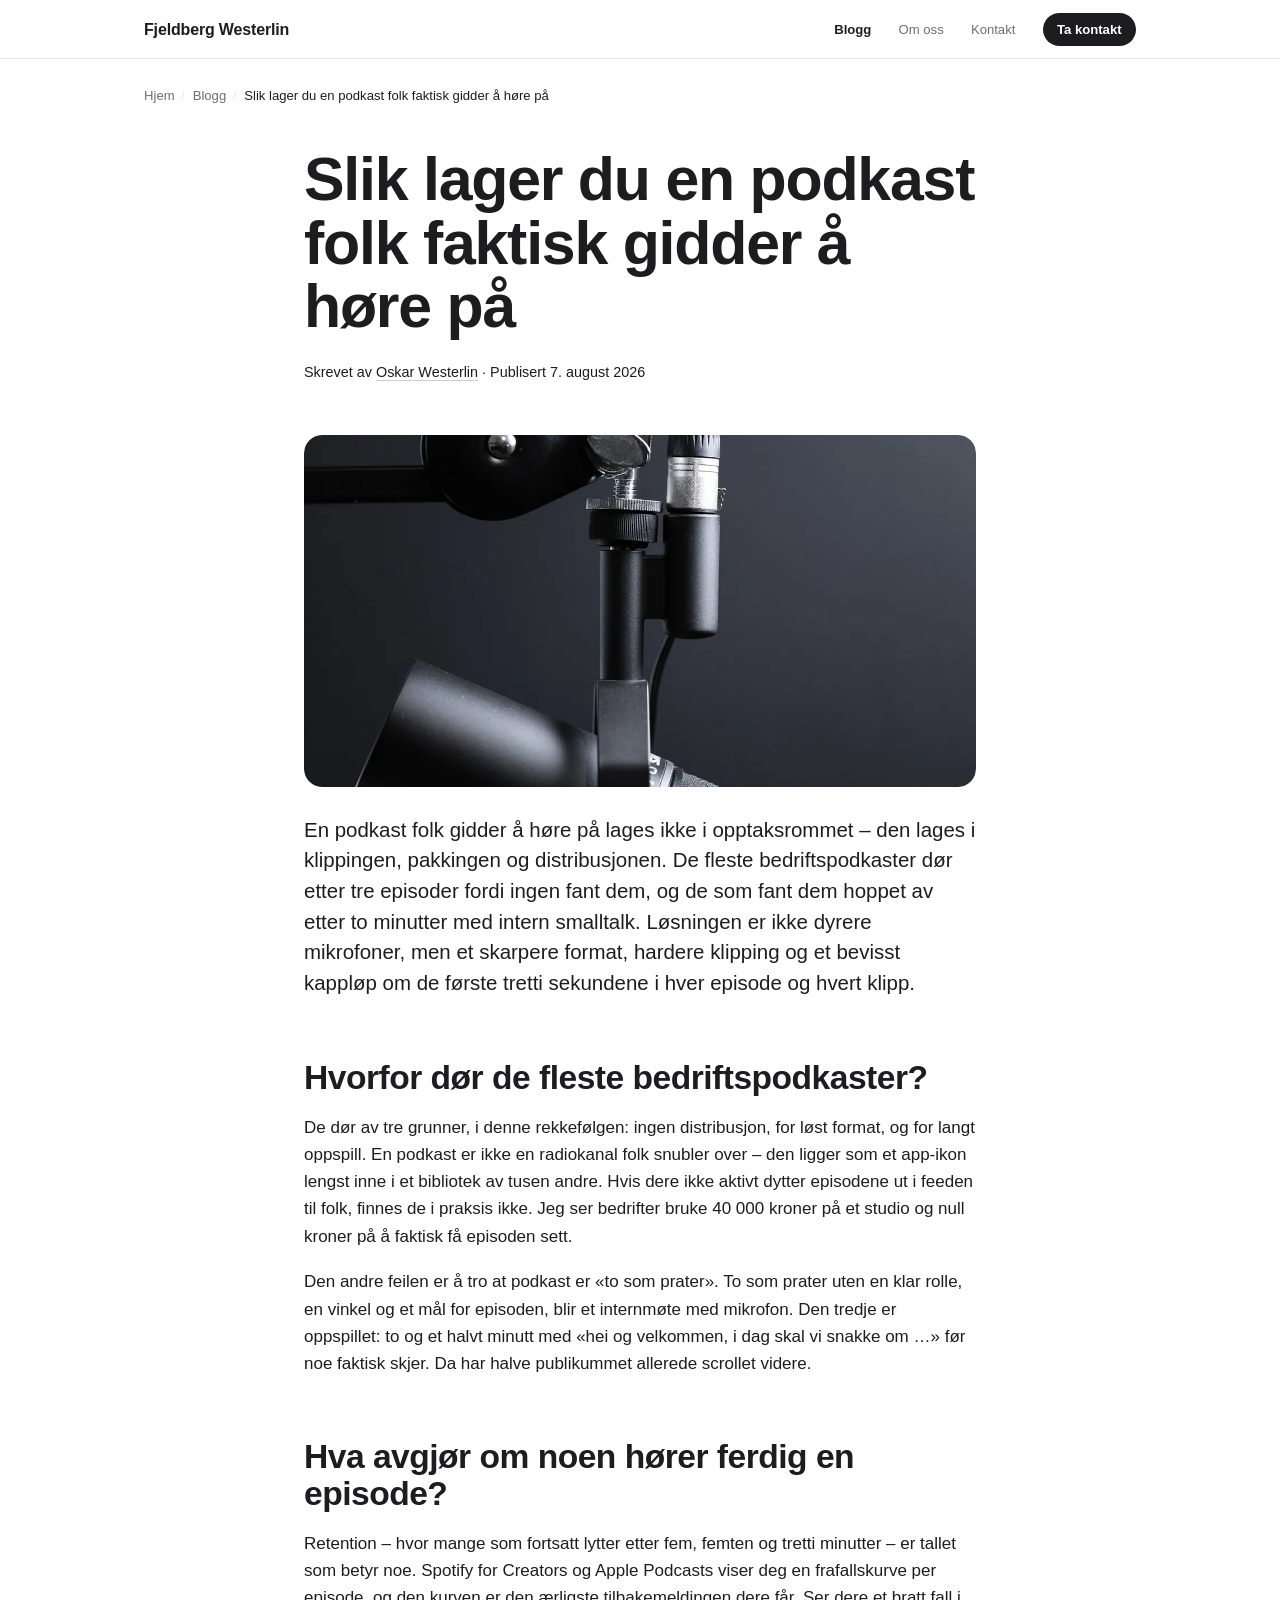
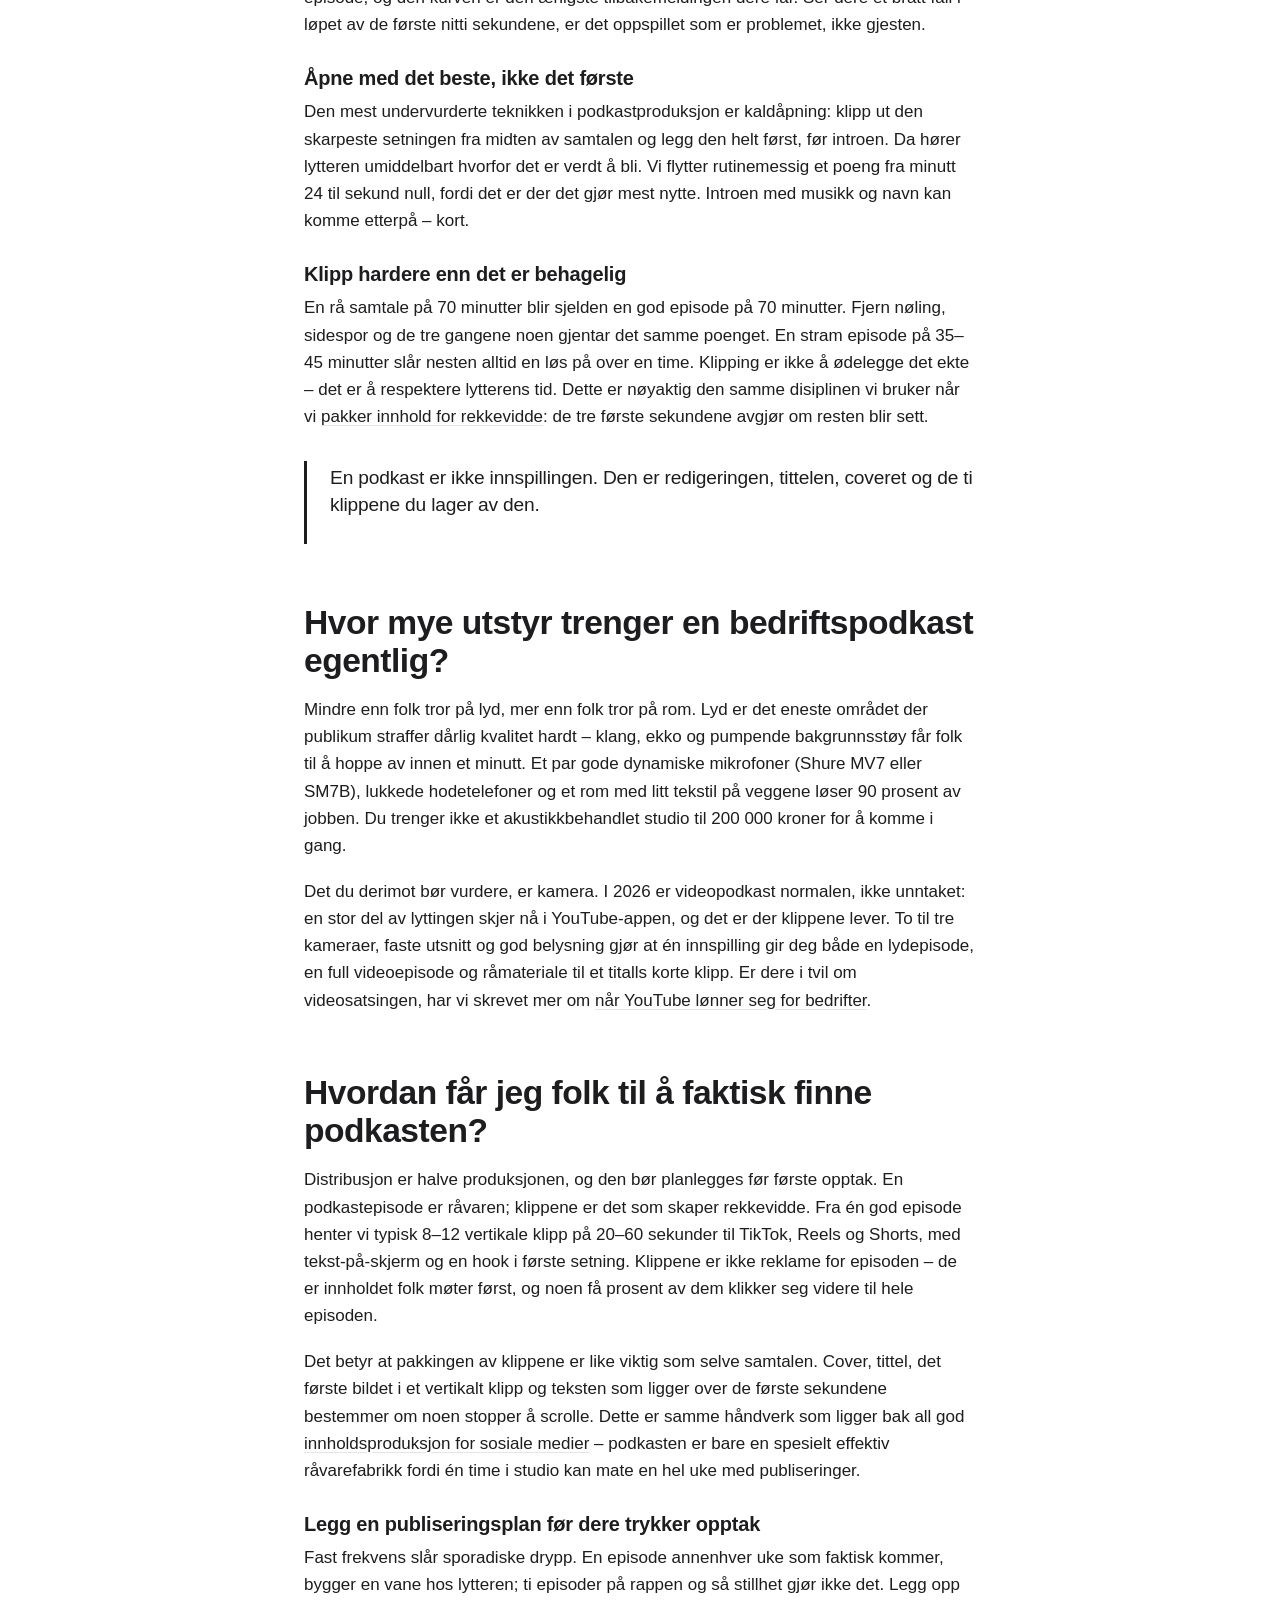
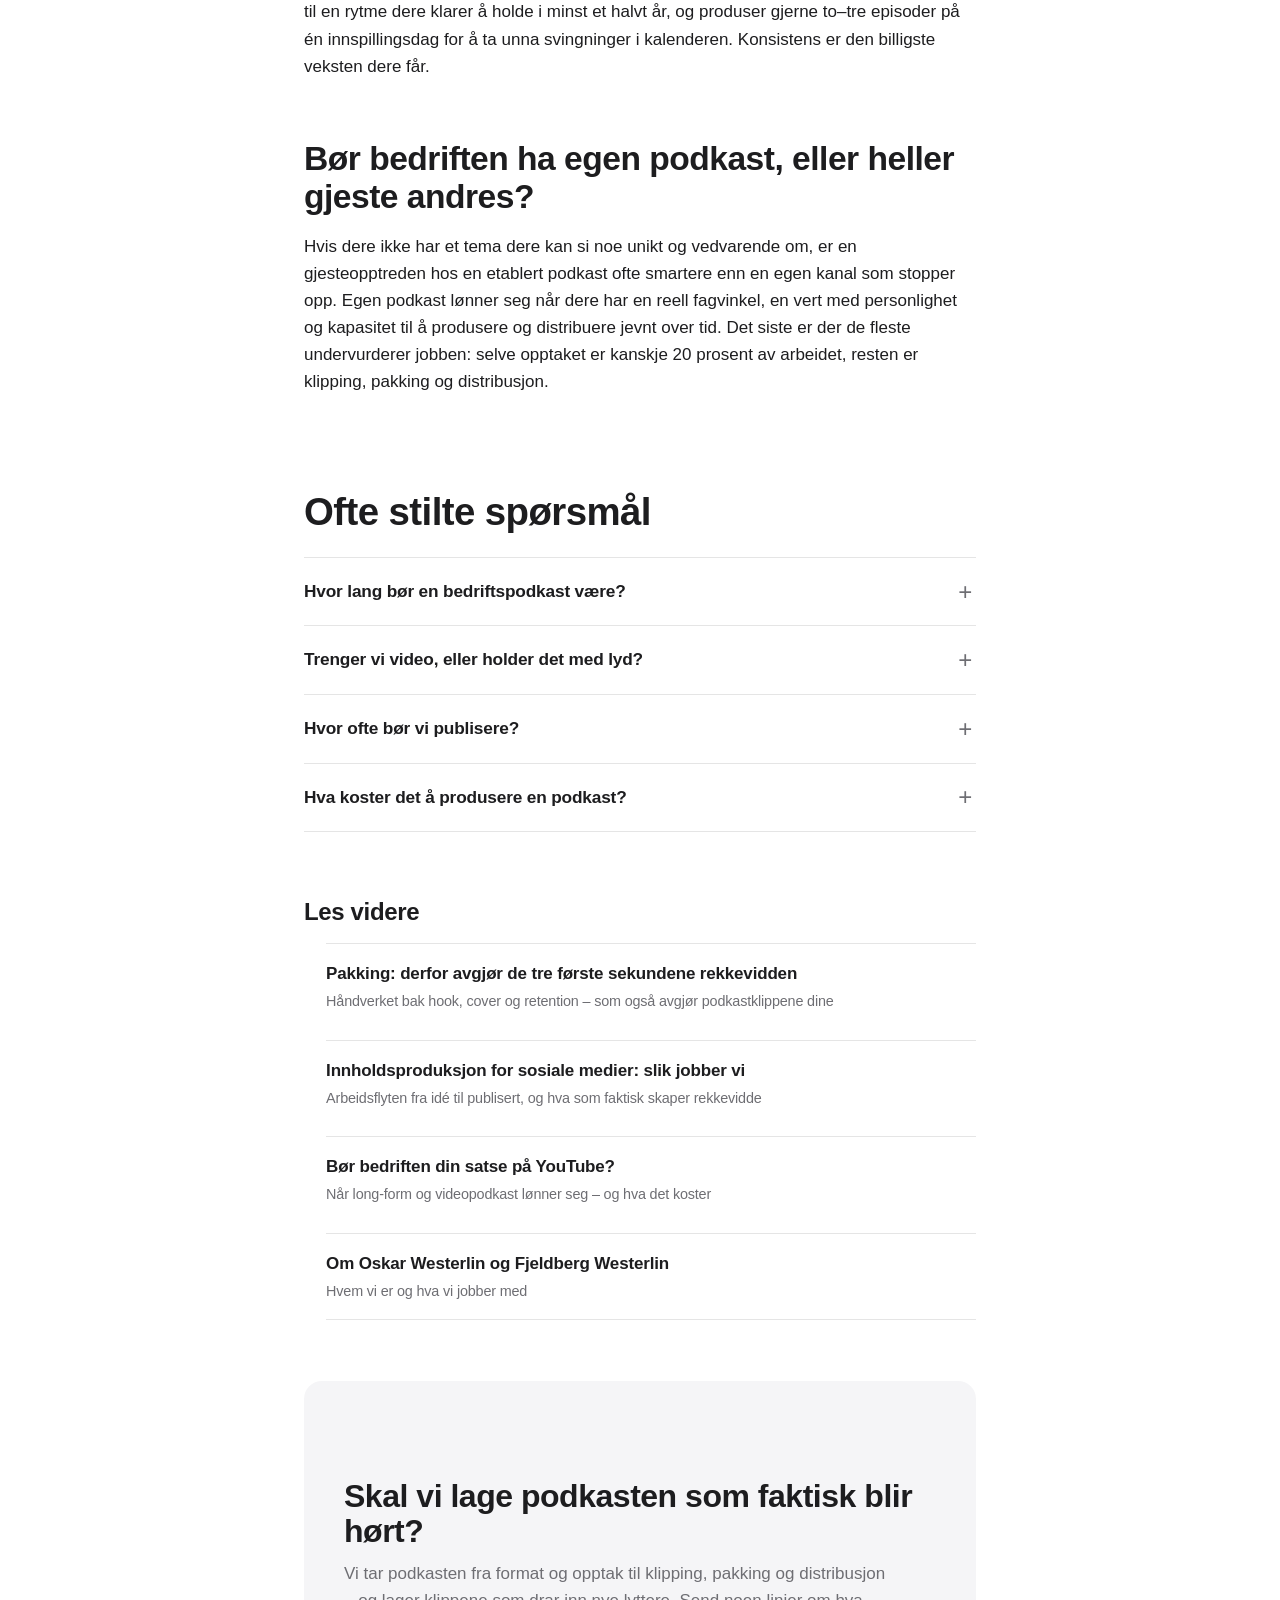
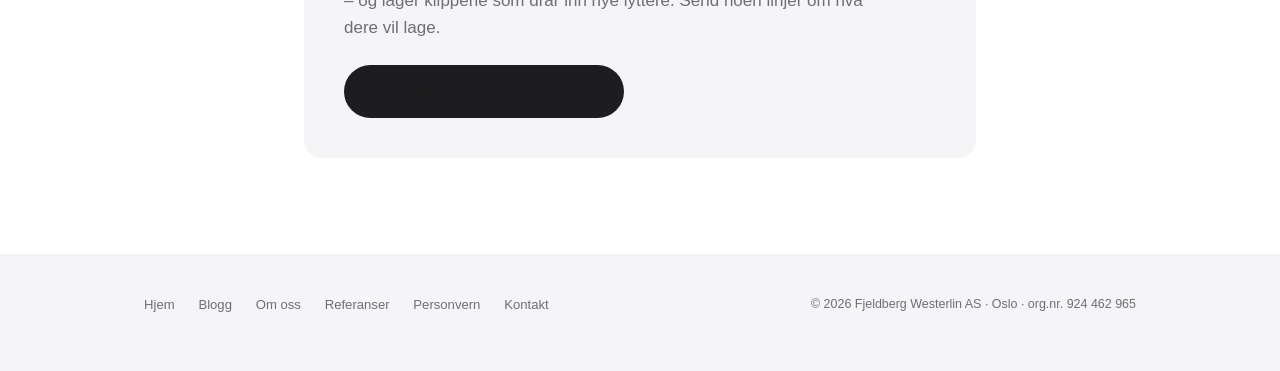
<file: blogg/podkastproduksjon-for-bedrifter/index.html>
<!DOCTYPE html>
<html lang="nb">
<head>
<meta charset="UTF-8">
<meta name="viewport" content="width=device-width, initial-scale=1">
<title>Podkast folk gidder å høre på | Fjeldberg Westerlin</title>
<meta name="description" content="De fleste bedriftspodkaster dør etter tre episoder. Slik lager du podkastproduksjon som holder på lytterne: stram klipping, hook og klipp til sosiale medier.">
<link rel="canonical" href="https://fjeldbergwesterlin.no/blogg/podkastproduksjon-for-bedrifter/">
<meta name="robots" content="index, follow, max-image-preview:large, max-snippet:-1, max-video-preview:-1">
<meta name="author" content="Oskar Westerlin">
<meta name="theme-color" content="#ffffff">

<!-- Open Graph -->
<meta property="og:type" content="article">
<meta property="og:site_name" content="Fjeldberg Westerlin">
<meta property="og:locale" content="nb_NO">
<meta property="og:title" content="Slik lager du en podkast folk faktisk gidder å høre på">
<meta property="og:description" content="Hvorfor de fleste bedriftspodkaster dør – og hva som faktisk skaper lyttere: pakking, klipping, hook og distribusjon.">
<meta property="og:url" content="https://fjeldbergwesterlin.no/blogg/podkastproduksjon-for-bedrifter/">
<meta property="og:image" content="https://fjeldbergwesterlin.no/images/blogg/podkastproduksjon-for-bedrifter.jpg">
<meta property="og:image:secure_url" content="https://fjeldbergwesterlin.no/images/blogg/podkastproduksjon-for-bedrifter.jpg">
<meta property="og:image:width" content="1200">
<meta property="og:image:height" content="630">
<meta property="og:image:alt" content="Podkaststudio med kondensatormikrofon på bordarm, lukkede hodetelefoner og lydmikser klart til opptak.">
<meta property="og:image:type" content="image/jpeg">
<meta property="article:published_time" content="2026-08-07T09:00:00+02:00">
<meta property="article:modified_time" content="2026-08-07T09:00:00+02:00">
<meta property="article:author" content="Oskar Westerlin">

<!-- Twitter / X Card -->
<meta name="twitter:card" content="summary_large_image">
<meta name="twitter:title" content="Slik lager du en podkast folk faktisk gidder å høre på">
<meta name="twitter:description" content="Hvorfor de fleste bedriftspodkaster dør – og hva som faktisk skaper lyttere: pakking, klipping, hook og distribusjon.">
<meta name="twitter:image" content="https://fjeldbergwesterlin.no/images/blogg/podkastproduksjon-for-bedrifter.jpg">
<meta name="twitter:image:alt" content="Podkaststudio med kondensatormikrofon på bordarm, lukkede hodetelefoner og lydmikser klart til opptak.">

<link rel="icon" href="data:image/svg+xml,%3Csvg xmlns='http://www.w3.org/2000/svg' viewBox='0 0 64 64'%3E%3Crect width='64' height='64' rx='14' fill='%231d1d1f'/%3E%3Ctext x='32' y='44' font-family='Helvetica,Arial' font-size='26' font-weight='700' text-anchor='middle' fill='%23ffffff'%3EOW%3C/text%3E%3C/svg%3E">
<link rel="preload" as="image" type="image/webp" imagesrcset="/images/blogg/podkastproduksjon-for-bedrifter-600.webp 600w, /images/blogg/podkastproduksjon-for-bedrifter.webp 1200w" imagesizes="(max-width: 768px) calc(100vw - 48px), 720px" fetchpriority="high">
<link rel="stylesheet" href="/assets/styles.css">
<script>document.documentElement.classList.add('js')</script>

<script type="application/ld+json">
{
  "@context": "https://schema.org",
  "@type": "BlogPosting",
  "@id": "https://fjeldbergwesterlin.no/blogg/podkastproduksjon-for-bedrifter/#article",
  "mainEntityOfPage": "https://fjeldbergwesterlin.no/blogg/podkastproduksjon-for-bedrifter/",
  "headline": "Slik lager du en podkast folk faktisk gidder å høre på",
  "description": "De fleste bedriftspodkaster dør etter tre episoder. Slik lager du podkastproduksjon som holder på lytterne: stram klipping, hook og klipp til sosiale medier.",
  "image": ["https://fjeldbergwesterlin.no/images/blogg/podkastproduksjon-for-bedrifter.jpg"],
  "inLanguage": "nb",
  "datePublished": "2026-08-07T09:00:00+02:00",
  "dateModified": "2026-08-07T09:00:00+02:00",
  "author": { "@id": "https://fjeldbergwesterlin.no/om-oss#oskar" },
  "publisher": { "@id": "https://fjeldbergwesterlin.no/#organization" },
  "wordCount": 1251,
  "keywords": ["podkastproduksjon", "bedriftspodkast", "podkast for bedrifter", "innholdsproduksjon", "videopodkast"]
}
</script>
<script type="application/ld+json">
{
  "@context": "https://schema.org",
  "@type": "BreadcrumbList",
  "itemListElement": [
    { "@type": "ListItem", "position": 1, "name": "Hjem", "item": "https://fjeldbergwesterlin.no/" },
    { "@type": "ListItem", "position": 2, "name": "Blogg", "item": "https://fjeldbergwesterlin.no/blogg/" },
    { "@type": "ListItem", "position": 3, "name": "Slik lager du en podkast folk faktisk gidder å høre på" }
  ]
}
</script>
<script type="application/ld+json">
{
  "@context": "https://schema.org",
  "@type": "FAQPage",
  "mainEntity": [
    {
      "@type": "Question",
      "name": "Hvor lang bør en bedriftspodkast være?",
      "acceptedAnswer": { "@type": "Answer", "text": "Så lang som den fortjener å være, sjelden lenger. For de fleste samtaleformater lander en stram episode på 30–45 minutter. Nykommere har som regel bedre av å ligge i den nedre enden – det er lettere å holde på lytterne i 30 gode minutter enn i 70 halvgode." }
    },
    {
      "@type": "Question",
      "name": "Trenger vi video, eller holder det med lyd?",
      "acceptedAnswer": { "@type": "Answer", "text": "Lyd holder for å starte, men video gir deg langt mer å jobbe med. Med kamera i studio får dere én innspilling som blir en lydepisode, en YouTube-video og et titalls vertikale klipp til sosiale medier. Klippene er ofte det som faktisk drar inn nye lyttere." }
    },
    {
      "@type": "Question",
      "name": "Hvor ofte bør vi publisere?",
      "acceptedAnswer": { "@type": "Answer", "text": "Velg en frekvens dere klarer å holde i minst et halvt år – ukentlig eller annenhver uke er vanlig. Fast rytme bygger vane hos lytterne. Spill gjerne inn flere episoder på samme dag for å bygge en buffer, så en travel uke ikke bryter serien." }
    },
    {
      "@type": "Question",
      "name": "Hva koster det å produsere en podkast?",
      "acceptedAnswer": { "@type": "Answer", "text": "Det avhenger av om dere vil ha ren lyd eller video med flere kameraer, og hvor mange klipp dere vil ha ut av hver episode. Kostnaden ligger sjelden i selve opptaket, men i klipping, pakking og distribusjon. Send oss noen linjer om ambisjonsnivået, så setter vi opp et konkret forslag." }
    }
  ]
}
</script>
</head>
<body>

<a class="skjult-hopp" href="#hoved">Hopp til innhold</a>

<header class="topp">
  <div class="ramme">
    <a class="topp__navn" href="/">Fjeldberg Westerlin</a>
    <nav aria-label="Hovedmeny">
      <a href="/blogg/" aria-current="page">Blogg</a>
      <a href="/om-oss/">Om oss</a>
      <a href="/#kontakt">Kontakt</a>
      <a class="topp__kontakt" href="mailto:jorgen@fjeldbergwesterlin.no?subject=Samarbeid%20med%20Oskar">Ta kontakt</a>
    </nav>
  </div>
</header>

<nav class="sti" aria-label="Sti">
  <div class="ramme">
    <ol>
      <li><a href="/">Hjem</a></li>
      <li><a href="/blogg/">Blogg</a></li>
      <li><span aria-current="page">Slik lager du en podkast folk faktisk gidder å høre på</span></li>
    </ol>
  </div>
</nav>

<main id="hoved">
  <article class="artikkel">

    <div class="sidehode">
      <div class="ramme">
        <h1>Slik lager du en podkast folk faktisk gidder å høre på</h1>
        <p class="meta">Skrevet av <a href="/om-oss/">Oskar Westerlin</a> · Publisert 7. august 2026</p>
      </div>
    </div>

    <div class="ramme">
      <figure class="dekbilde fase">
        <div class="flate">
          <picture>
            <source type="image/webp" srcset="/images/blogg/podkastproduksjon-for-bedrifter-600.webp 600w, /images/blogg/podkastproduksjon-for-bedrifter.webp 1200w" sizes="(max-width: 768px) calc(100vw - 48px), 720px">
            <img src="/images/blogg/podkastproduksjon-for-bedrifter.jpg" width="1200" height="630"
               alt="Podkaststudio med kondensatormikrofon på bordarm, lukkede hodetelefoner og lydmikser klart til opptak." fetchpriority="high" decoding="async">
          </picture>
        </div>
      </figure>

      <p class="ingress">En podkast folk gidder å høre på lages ikke i opptaksrommet – den lages i klippingen, pakkingen og distribusjonen. De fleste bedriftspodkaster dør etter tre episoder fordi ingen fant dem, og de som fant dem hoppet av etter to minutter med intern smalltalk. Løsningen er ikke dyrere mikrofoner, men et skarpere format, hardere klipping og et bevisst kappløp om de første tretti sekundene i hver episode og hvert klipp.</p>

      <h2>Hvorfor dør de fleste bedriftspodkaster?</h2>
      <p>De dør av tre grunner, i denne rekkefølgen: ingen distribusjon, for løst format, og for langt oppspill. En podkast er ikke en radiokanal folk snubler over – den ligger som et app-ikon lengst inne i et bibliotek av tusen andre. Hvis dere ikke aktivt dytter episodene ut i feeden til folk, finnes de i praksis ikke. Jeg ser bedrifter bruke 40 000 kroner på et studio og null kroner på å faktisk få episoden sett.</p>
      <p>Den andre feilen er å tro at podkast er «to som prater». To som prater uten en klar rolle, en vinkel og et mål for episoden, blir et internmøte med mikrofon. Den tredje er oppspillet: to og et halvt minutt med «hei og velkommen, i dag skal vi snakke om …» før noe faktisk skjer. Da har halve publikummet allerede scrollet videre.</p>

      <h2>Hva avgjør om noen hører ferdig en episode?</h2>
      <p>Retention – hvor mange som fortsatt lytter etter fem, femten og tretti minutter – er tallet som betyr noe. Spotify for Creators og Apple Podcasts viser deg en frafallskurve per episode, og den kurven er den ærligste tilbakemeldingen dere får. Ser dere et bratt fall i løpet av de første nitti sekundene, er det oppspillet som er problemet, ikke gjesten.</p>

      <h3>Åpne med det beste, ikke det første</h3>
      <p>Den mest undervurderte teknikken i podkastproduksjon er kaldåpning: klipp ut den skarpeste setningen fra midten av samtalen og legg den helt først, før introen. Da hører lytteren umiddelbart hvorfor det er verdt å bli. Vi flytter rutinemessig et poeng fra minutt 24 til sekund null, fordi det er der det gjør mest nytte. Introen med musikk og navn kan komme etterpå – kort.</p>

      <h3>Klipp hardere enn det er behagelig</h3>
      <p>En rå samtale på 70 minutter blir sjelden en god episode på 70 minutter. Fjern nøling, sidespor og de tre gangene noen gjentar det samme poenget. En stram episode på 35–45 minutter slår nesten alltid en løs på over en time. Klipping er ikke å ødelegge det ekte – det er å respektere lytterens tid. Dette er nøyaktig den samme disiplinen vi bruker når vi <a href="/blogg/pakke-innhold-for-rekkevidde/">pakker innhold for rekkevidde</a>: de tre første sekundene avgjør om resten blir sett.</p>

      <blockquote><p>En podkast er ikke innspillingen. Den er redigeringen, tittelen, coveret og de ti klippene du lager av den.</p></blockquote>

      <h2>Hvor mye utstyr trenger en bedriftspodkast egentlig?</h2>
      <p>Mindre enn folk tror på lyd, mer enn folk tror på rom. Lyd er det eneste området der publikum straffer dårlig kvalitet hardt – klang, ekko og pumpende bakgrunnsstøy får folk til å hoppe av innen et minutt. Et par gode dynamiske mikrofoner (Shure MV7 eller SM7B), lukkede hodetelefoner og et rom med litt tekstil på veggene løser 90 prosent av jobben. Du trenger ikke et akustikkbehandlet studio til 200 000 kroner for å komme i gang.</p>
      <p>Det du derimot bør vurdere, er kamera. I 2026 er videopodkast normalen, ikke unntaket: en stor del av lyttingen skjer nå i YouTube-appen, og det er der klippene lever. To til tre kameraer, faste utsnitt og god belysning gjør at én innspilling gir deg både en lydepisode, en full videoepisode og råmateriale til et titalls korte klipp. Er dere i tvil om videosatsingen, har vi skrevet mer om <a href="/blogg/youtube-for-bedrifter/">når YouTube lønner seg for bedrifter</a>.</p>

      <h2>Hvordan får jeg folk til å faktisk finne podkasten?</h2>
      <p>Distribusjon er halve produksjonen, og den bør planlegges før første opptak. En podkastepisode er råvaren; klippene er det som skaper rekkevidde. Fra én god episode henter vi typisk 8–12 vertikale klipp på 20–60 sekunder til TikTok, Reels og Shorts, med tekst-på-skjerm og en hook i første setning. Klippene er ikke reklame for episoden – de er innholdet folk møter først, og noen få prosent av dem klikker seg videre til hele episoden.</p>
      <p>Det betyr at pakkingen av klippene er like viktig som selve samtalen. Cover, tittel, det første bildet i et vertikalt klipp og teksten som ligger over de første sekundene bestemmer om noen stopper å scrolle. Dette er samme håndverk som ligger bak all god <a href="/blogg/innholdsproduksjon-for-sosiale-medier/">innholdsproduksjon for sosiale medier</a> – podkasten er bare en spesielt effektiv råvarefabrikk fordi én time i studio kan mate en hel uke med publiseringer.</p>

      <h3>Legg en publiseringsplan før dere trykker opptak</h3>
      <p>Fast frekvens slår sporadiske drypp. En episode annenhver uke som faktisk kommer, bygger en vane hos lytteren; ti episoder på rappen og så stillhet gjør ikke det. Legg opp til en rytme dere klarer å holde i minst et halvt år, og produser gjerne to–tre episoder på én innspillingsdag for å ta unna svingninger i kalenderen. Konsistens er den billigste veksten dere får.</p>

      <h2>Bør bedriften ha egen podkast, eller heller gjeste andres?</h2>
      <p>Hvis dere ikke har et tema dere kan si noe unikt og vedvarende om, er en gjesteopptreden hos en etablert podkast ofte smartere enn en egen kanal som stopper opp. Egen podkast lønner seg når dere har en reell fagvinkel, en vert med personlighet og kapasitet til å produsere og distribuere jevnt over tid. Det siste er der de fleste undervurderer jobben: selve opptaket er kanskje 20 prosent av arbeidet, resten er klipping, pakking og distribusjon.</p>
    </div>

    <!-- FAQ -->
    <section class="faq fase" aria-label="Ofte stilte spørsmål">
      <div class="ramme">
        <h2>Ofte stilte spørsmål</h2>
        <details>
          <summary>Hvor lang bør en bedriftspodkast være?</summary>
          <div class="svar"><p>Så lang som den fortjener å være, sjelden lenger. For de fleste samtaleformater lander en stram episode på 30–45 minutter. Nykommere har som regel bedre av å ligge i den nedre enden – det er lettere å holde på lytterne i 30 gode minutter enn i 70 halvgode.</p></div>
        </details>
        <details>
          <summary>Trenger vi video, eller holder det med lyd?</summary>
          <div class="svar"><p>Lyd holder for å starte, men video gir deg langt mer å jobbe med. Med kamera i studio får dere én innspilling som blir en lydepisode, en YouTube-video og et titalls vertikale klipp til sosiale medier. Klippene er ofte det som faktisk drar inn nye lyttere.</p></div>
        </details>
        <details>
          <summary>Hvor ofte bør vi publisere?</summary>
          <div class="svar"><p>Velg en frekvens dere klarer å holde i minst et halvt år – ukentlig eller annenhver uke er vanlig. Fast rytme bygger vane hos lytterne. Spill gjerne inn flere episoder på samme dag for å bygge en buffer, så en travel uke ikke bryter serien.</p></div>
        </details>
        <details>
          <summary>Hva koster det å produsere en podkast?</summary>
          <div class="svar"><p>Det avhenger av om dere vil ha ren lyd eller video med flere kameraer, og hvor mange klipp dere vil ha ut av hver episode. Kostnaden ligger sjelden i selve opptaket, men i klipping, pakking og distribusjon. Send oss noen linjer om ambisjonsnivået, så setter vi opp et konkret forslag.</p></div>
        </details>
      </div>
    </section>

    <!-- Interne lenker -->
    <section class="videre fase" aria-label="Les videre">
      <div class="ramme">
        <h2>Les videre</h2>
        <ul>
          <li><a href="/blogg/pakke-innhold-for-rekkevidde/">Pakking: derfor avgjør de tre første sekundene rekkevidden<span>Håndverket bak hook, cover og retention – som også avgjør podkastklippene dine</span></a></li>
          <li><a href="/blogg/innholdsproduksjon-for-sosiale-medier/">Innholdsproduksjon for sosiale medier: slik jobber vi<span>Arbeidsflyten fra idé til publisert, og hva som faktisk skaper rekkevidde</span></a></li>
          <li><a href="/blogg/youtube-for-bedrifter/">Bør bedriften din satse på YouTube?<span>Når long-form og videopodkast lønner seg – og hva det koster</span></a></li>
          <li><a href="/om-oss/">Om Oskar Westerlin og Fjeldberg Westerlin<span>Hvem vi er og hva vi jobber med</span></a></li>
        </ul>
      </div>
    </section>

    <!-- CTA -->
    <section class="cta fase" aria-label="Ta kontakt">
      <div class="ramme">
        <div class="cta__boks">
          <h2>Skal vi lage podkasten som faktisk blir hørt?</h2>
          <p>Vi tar podkasten fra format og opptak til klipping, pakking og distribusjon – og lager klippene som drar inn nye lyttere. Send noen linjer om hva dere vil lage.</p>
          <a class="knapp" href="mailto:jorgen@fjeldbergwesterlin.no?subject=Samarbeid%20med%20Oskar">jorgen@fjeldbergwesterlin.no</a>
        </div>
      </div>
    </section>

  </article>
</main>

<footer>
  <div class="ramme">
    <div class="bunnlenker">
      <a href="/">Hjem</a>
      <a href="/blogg/">Blogg</a>
      <a href="/om-oss/">Om oss</a>
      <a href="/referanser/">Referanser</a>
      <a href="/personvern/">Personvern</a>
      <a href="mailto:jorgen@fjeldbergwesterlin.no">Kontakt</a>
    </div>
    <p>&copy; 2026 Fjeldberg Westerlin AS · Oslo · org.nr. 924 462 965</p>
  </div>
</footer>

<script>
(function(){
  var deler=document.querySelectorAll('.fase');
  if(!('IntersectionObserver' in window)||matchMedia('(prefers-reduced-motion: reduce)').matches){
    deler.forEach(function(n){n.classList.add('inn')});return;
  }
  var io=new IntersectionObserver(function(es){
    es.forEach(function(e){if(e.isIntersecting){e.target.classList.add('inn');io.unobserve(e.target)}});
  },{threshold:.15});
  deler.forEach(function(n){io.observe(n)});
})();
</script>
</body>
</html>
</file>
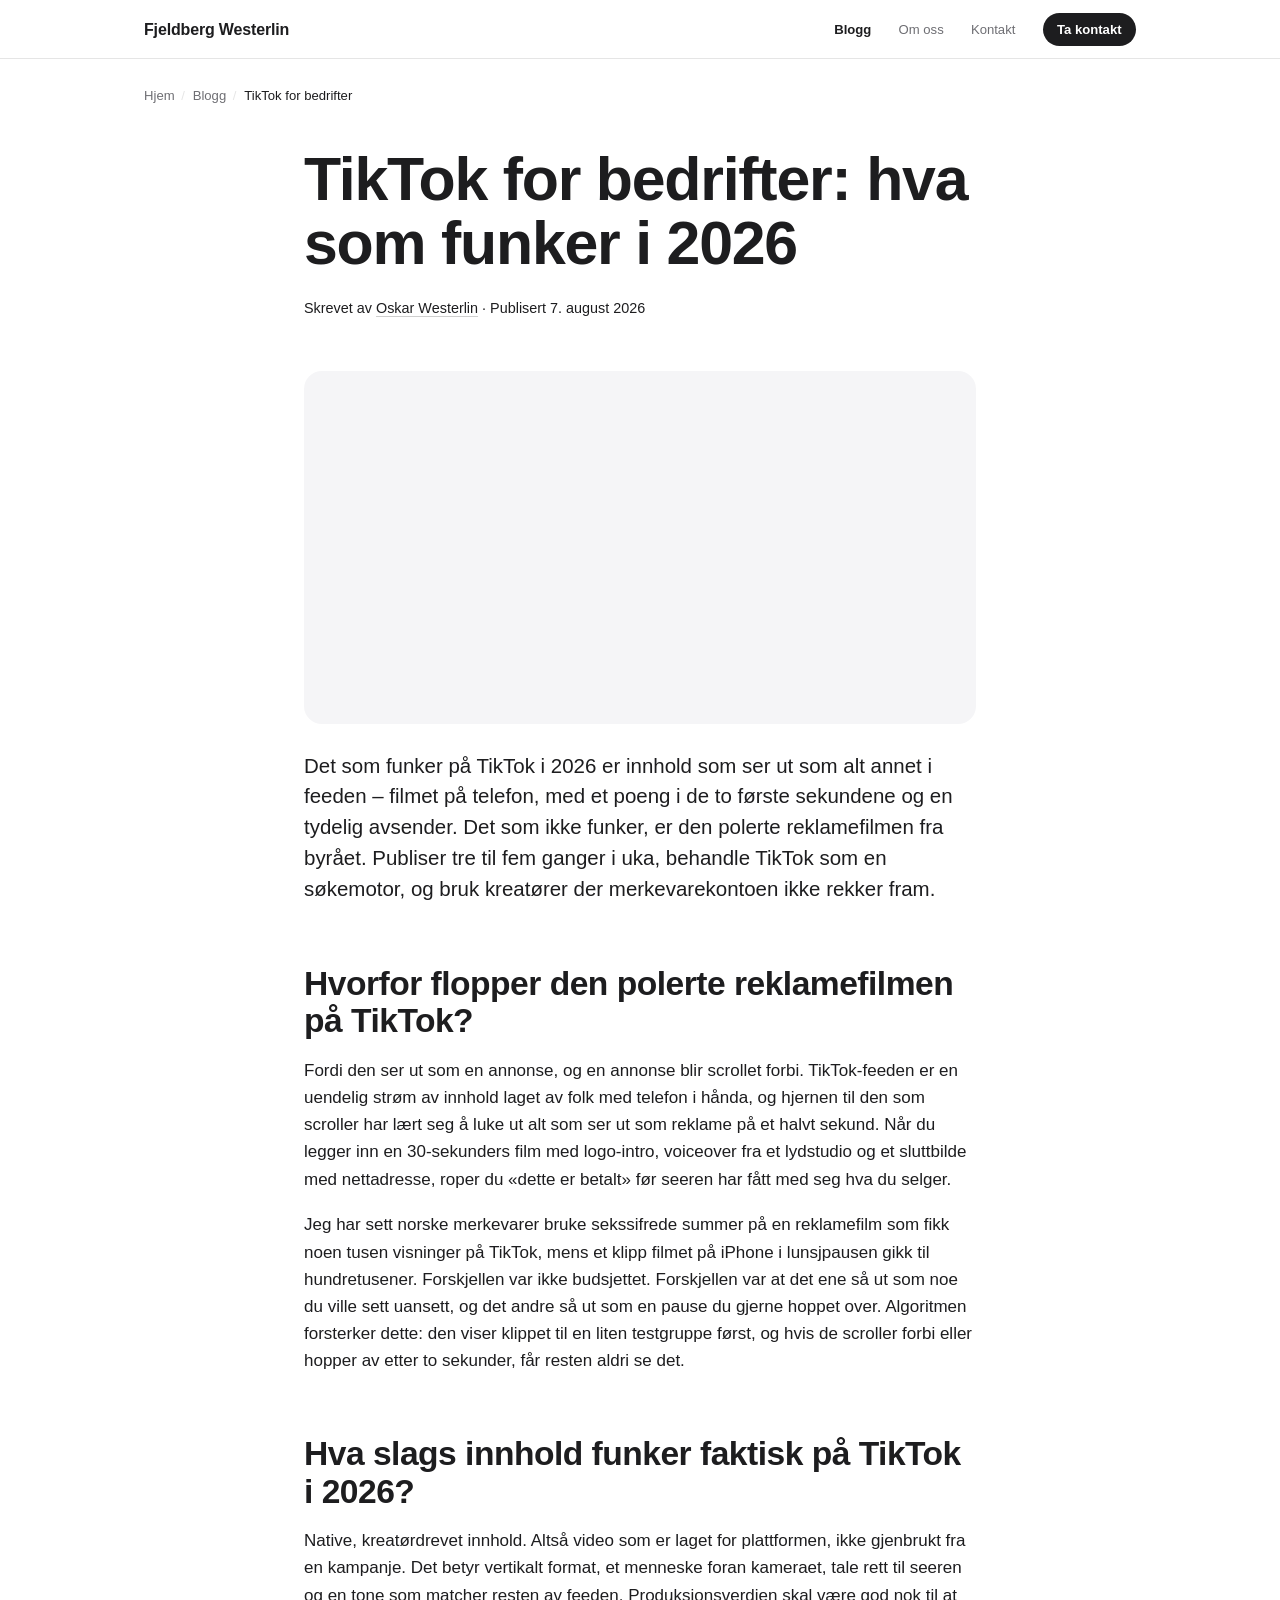
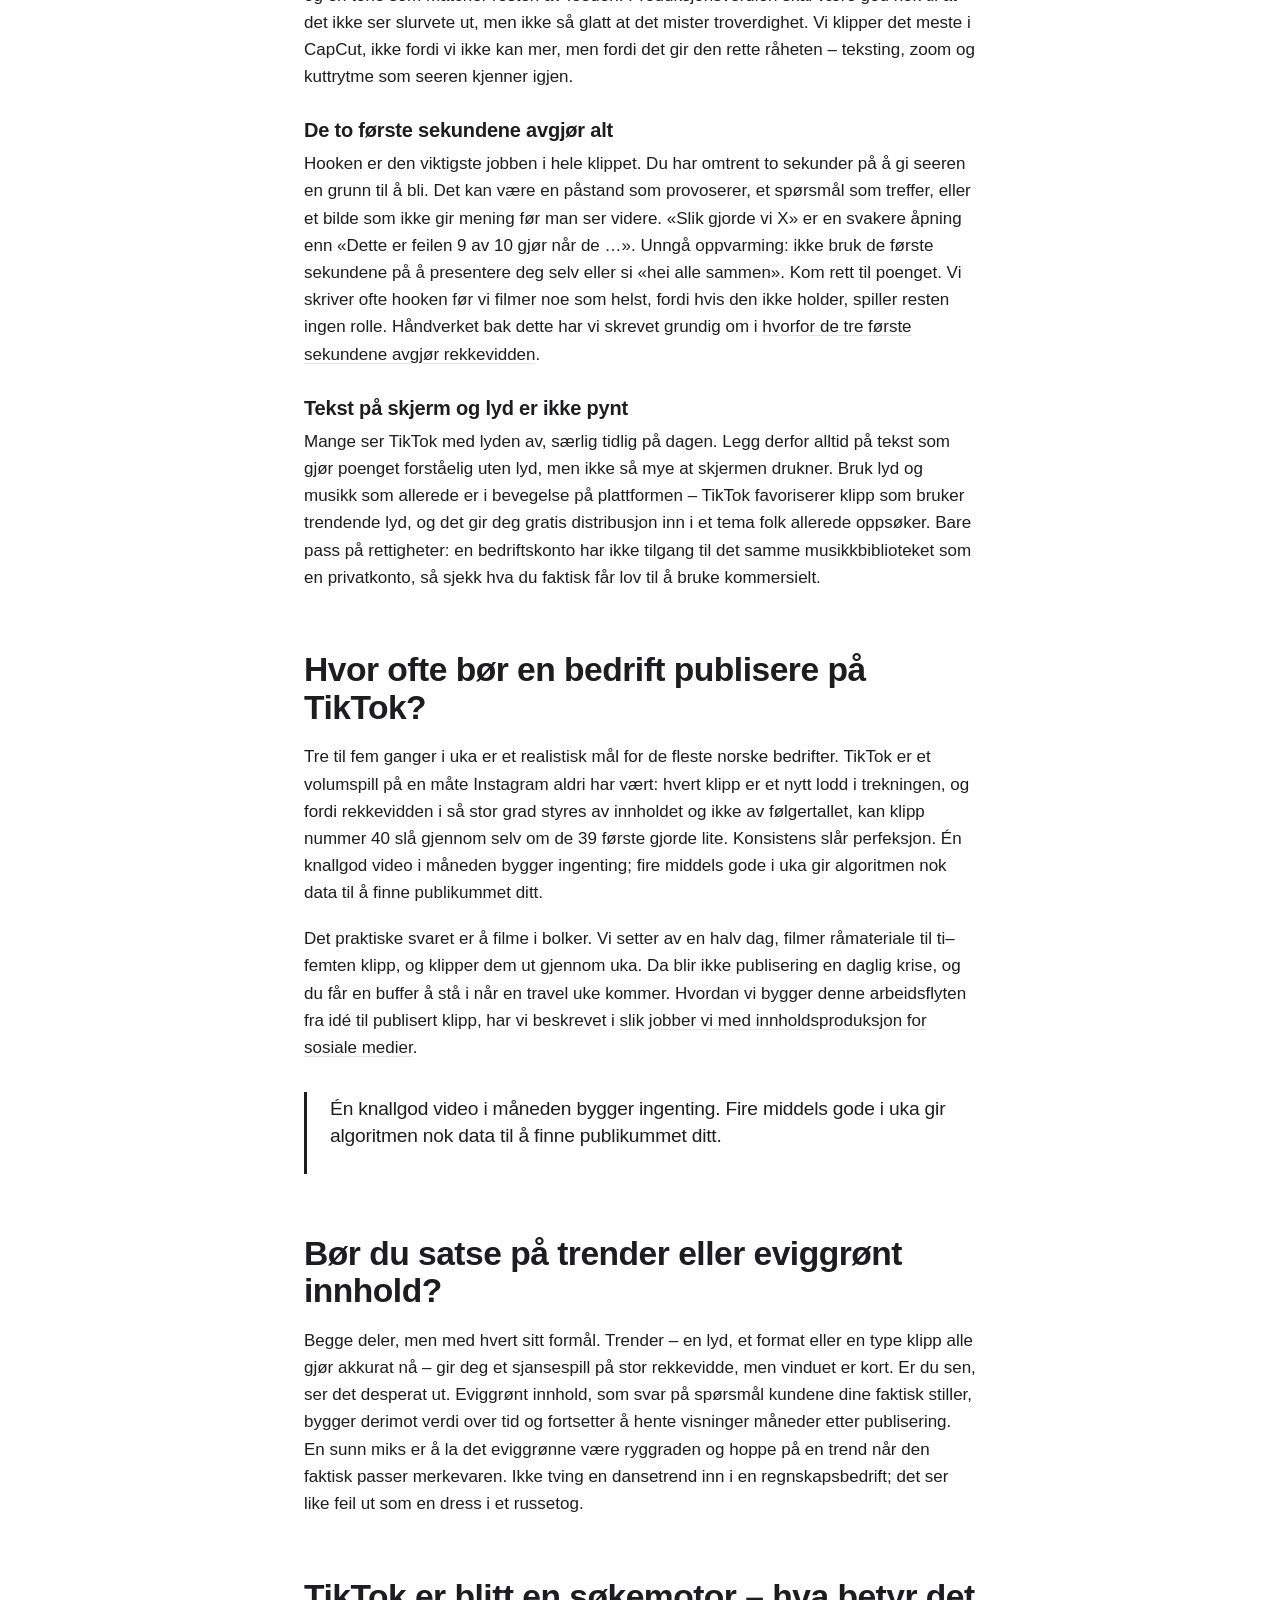
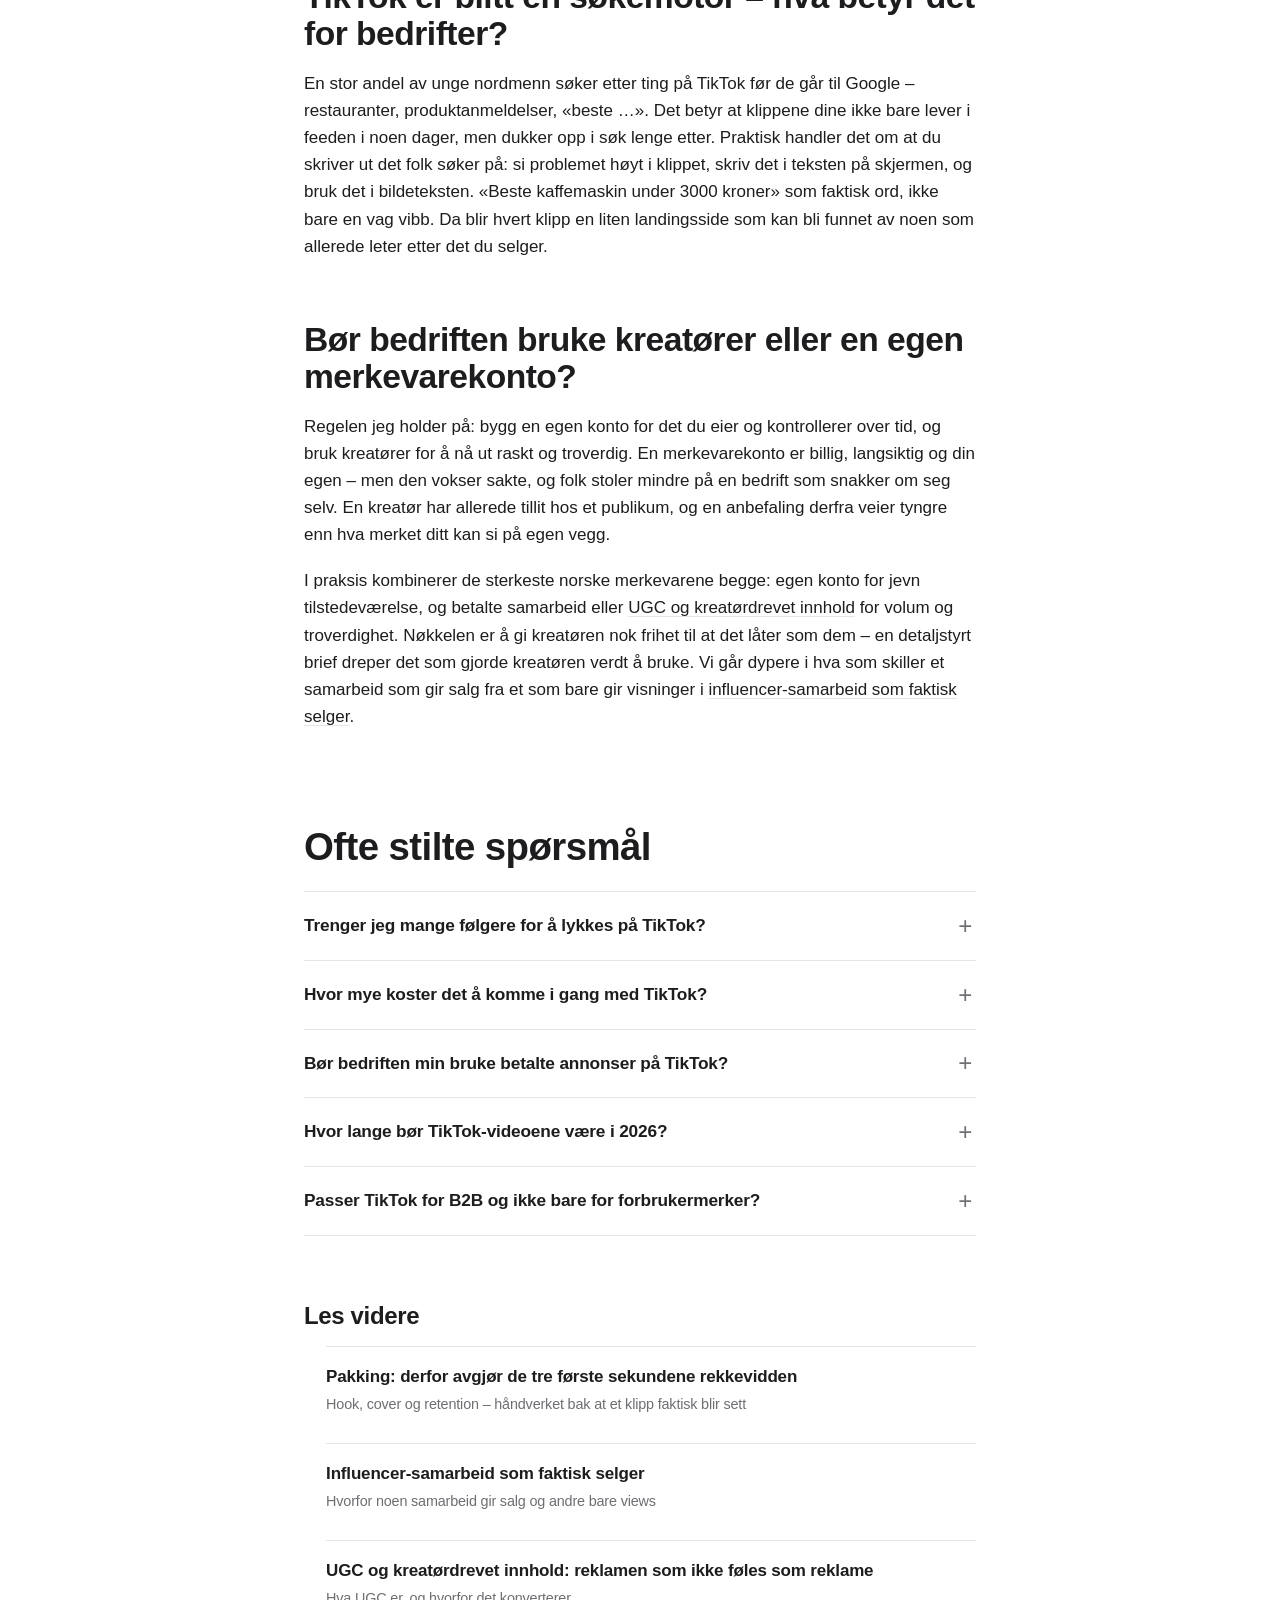
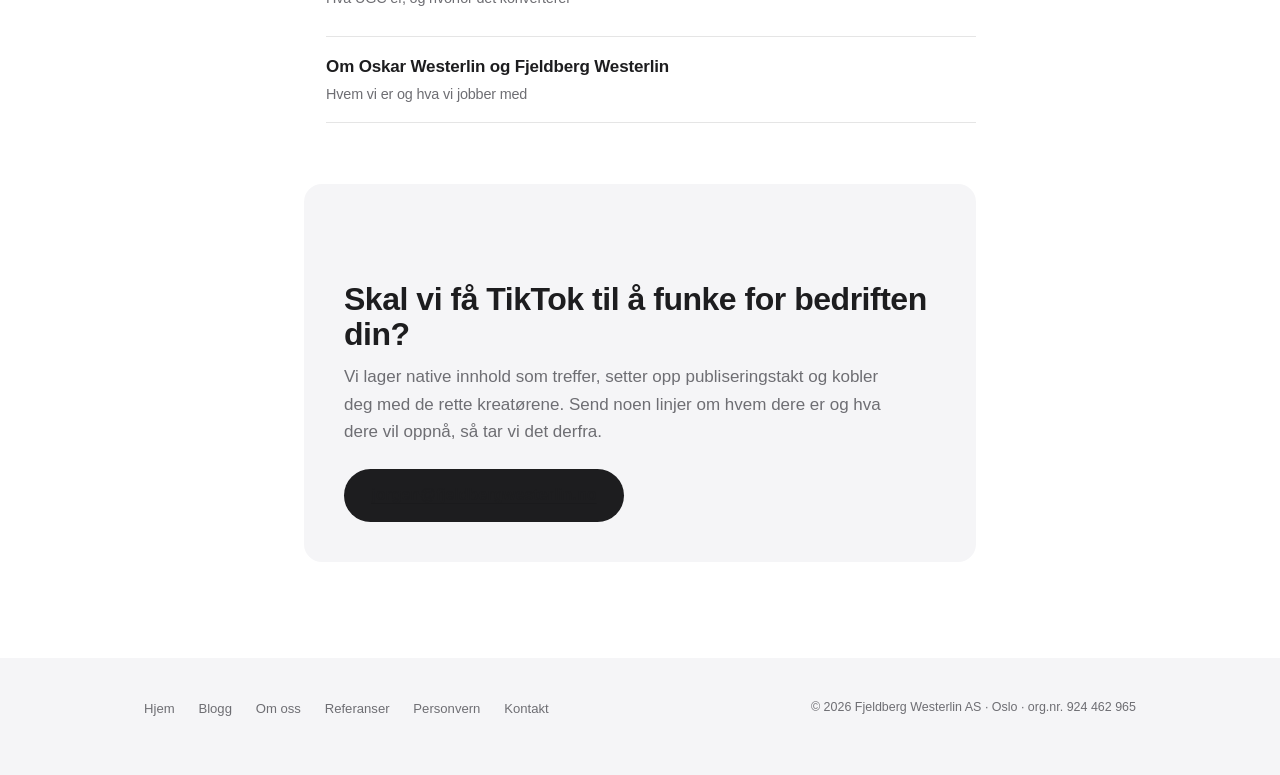
<file: blogg/tiktok-for-bedrifter/index.html>
<!DOCTYPE html>
<html lang="nb">
<head>
<meta charset="UTF-8">
<meta name="viewport" content="width=device-width, initial-scale=1">
<title>TikTok for bedrifter i 2026 | Fjeldberg Westerlin</title>
<meta name="description" content="TikTok-strategi for norske bedrifter i 2026: hvorfor polerte annonser flopper, hvordan du fanger seeren på to sekunder og riktig publiseringstakt gjennom uka.">
<link rel="canonical" href="https://fjeldbergwesterlin.no/blogg/tiktok-for-bedrifter/">
<meta name="robots" content="index, follow, max-image-preview:large, max-snippet:-1, max-video-preview:-1">
<meta name="author" content="Oskar Westerlin">
<meta name="theme-color" content="#ffffff">

<!-- Open Graph -->
<meta property="og:type" content="article">
<meta property="og:site_name" content="Fjeldberg Westerlin">
<meta property="og:locale" content="nb_NO">
<meta property="og:title" content="TikTok for bedrifter: hva som funker i 2026">
<meta property="og:description" content="Praktisk TikTok-oppskrift for norske bedrifter i 2026: native innhold, hook på to sekunder og riktig publiseringstakt gjennom uka.">
<meta property="og:url" content="https://fjeldbergwesterlin.no/blogg/tiktok-for-bedrifter/">
<meta property="og:image" content="https://fjeldbergwesterlin.no/images/blogg/tiktok-for-bedrifter.jpg">
<meta property="og:image:secure_url" content="https://fjeldbergwesterlin.no/images/blogg/tiktok-for-bedrifter.jpg">
<meta property="og:image:width" content="1200">
<meta property="og:image:height" content="630">
<meta property="og:image:alt" content="Kvinne filmer en vertikal video av seg selv med en smarttelefon montert på et stativ">
<meta property="og:image:type" content="image/jpeg">
<meta property="article:published_time" content="2026-08-07T09:00:00+02:00">
<meta property="article:modified_time" content="2026-08-07T09:00:00+02:00">
<meta property="article:author" content="Oskar Westerlin">

<!-- Twitter / X Card -->
<meta name="twitter:card" content="summary_large_image">
<meta name="twitter:title" content="TikTok for bedrifter: hva som funker i 2026">
<meta name="twitter:description" content="Praktisk TikTok-oppskrift for norske bedrifter i 2026: native innhold, hook på to sekunder og riktig publiseringstakt gjennom uka.">
<meta name="twitter:image" content="https://fjeldbergwesterlin.no/images/blogg/tiktok-for-bedrifter.jpg">
<meta name="twitter:image:alt" content="Kvinne filmer en vertikal video av seg selv med en smarttelefon montert på et stativ">

<link rel="icon" href="data:image/svg+xml,%3Csvg xmlns='http://www.w3.org/2000/svg' viewBox='0 0 64 64'%3E%3Crect width='64' height='64' rx='14' fill='%231d1d1f'/%3E%3Ctext x='32' y='44' font-family='Helvetica,Arial' font-size='26' font-weight='700' text-anchor='middle' fill='%23ffffff'%3EOW%3C/text%3E%3C/svg%3E">
<link rel="preload" as="image" type="image/webp" imagesrcset="/images/blogg/tiktok-for-bedrifter-600.webp 600w, /images/blogg/tiktok-for-bedrifter.webp 1200w" imagesizes="(max-width: 768px) calc(100vw - 48px), 720px" fetchpriority="high">
<link rel="stylesheet" href="/assets/styles.css">
<script>document.documentElement.classList.add('js')</script>

<script type="application/ld+json">
{
  "@context": "https://schema.org",
  "@type": "BlogPosting",
  "@id": "https://fjeldbergwesterlin.no/blogg/tiktok-for-bedrifter/#article",
  "mainEntityOfPage": "https://fjeldbergwesterlin.no/blogg/tiktok-for-bedrifter/",
  "headline": "TikTok for bedrifter: hva som funker i 2026",
  "description": "TikTok-strategi for norske bedrifter i 2026: hvorfor polerte annonser flopper, hvordan du fanger seeren på to sekunder og riktig publiseringstakt gjennom uka.",
  "image": ["https://fjeldbergwesterlin.no/images/blogg/tiktok-for-bedrifter.jpg"],
  "inLanguage": "nb",
  "datePublished": "2026-08-07T09:00:00+02:00",
  "dateModified": "2026-08-07T09:00:00+02:00",
  "author": { "@id": "https://fjeldbergwesterlin.no/om-oss#oskar" },
  "publisher": { "@id": "https://fjeldbergwesterlin.no/#organization" },
  "wordCount": 1406,
  "keywords": ["TikTok for bedrifter", "TikTok-markedsføring", "sosiale medier", "innholdsproduksjon", "kreatører"]
}
</script>
<script type="application/ld+json">
{
  "@context": "https://schema.org",
  "@type": "BreadcrumbList",
  "itemListElement": [
    { "@type": "ListItem", "position": 1, "name": "Hjem", "item": "https://fjeldbergwesterlin.no/" },
    { "@type": "ListItem", "position": 2, "name": "Blogg", "item": "https://fjeldbergwesterlin.no/blogg/" },
    { "@type": "ListItem", "position": 3, "name": "TikTok for bedrifter: hva som funker i 2026" }
  ]
}
</script>
<script type="application/ld+json">
{
  "@context": "https://schema.org",
  "@type": "FAQPage",
  "mainEntity": [
    {
      "@type": "Question",
      "name": "Trenger jeg mange følgere for å lykkes på TikTok?",
      "acceptedAnswer": { "@type": "Answer", "text": "Nei. TikTok viser klipp til folk som ikke følger deg, basert på hvor godt innholdet holder på seeren. En helt fersk konto kan få et klipp ut til hundretusener hvis hooken og retention er gode nok. Følgere er et resultat av bra innhold, ikke en forutsetning for rekkevidde." }
    },
    {
      "@type": "Question",
      "name": "Hvor mye koster det å komme i gang med TikTok?",
      "acceptedAnswer": { "@type": "Answer", "text": "Du kan starte med telefonen du allerede har, et rimelig stativ og en mikrofon til noen hundrelapper. Den store kostnaden er tid – å filme og klippe jevnt. Vil du ha hjelp til strategi, produksjon og publiseringstakt, setter vi opp et opplegg tilpasset budsjett og ambisjon. Send en e-post, så tar vi en prat om omfang og pris." }
    },
    {
      "@type": "Question",
      "name": "Bør bedriften min bruke betalte annonser på TikTok?",
      "acceptedAnswer": { "@type": "Answer", "text": "Organisk innhold bør ligge i bunn – annonser forsterker det som allerede funker, men redder ikke svakt innhold. Finn først ut hvilke klipp som treffer organisk, og bruk deretter annonsekroner på å skalere vinnerne. Å betale for å distribuere en video som ser ut som en reklame, er ofte bortkastede penger." }
    },
    {
      "@type": "Question",
      "name": "Hvor lange bør TikTok-videoene være i 2026?",
      "acceptedAnswer": { "@type": "Answer", "text": "Det avhenger av innholdet, ikke av en fasit. Korte klipp på 7–15 sekunder er lette å se ferdig og se om igjen, mens lengre klipp på opptil et minutt eller mer funker når du faktisk har noe å fortelle. Det viktigste er at seeren blir til slutten – et kort klipp som holder, slår et langt som mister folk halvveis." }
    },
    {
      "@type": "Question",
      "name": "Passer TikTok for B2B og ikke bare for forbrukermerker?",
      "acceptedAnswer": { "@type": "Answer", "text": "Ja, men tonen er en annen. B2B-innhold som lærer bort noe, viser folkene bak bedriften eller avliver myter i bransjen, funker godt. Beslutningstakere i norske bedrifter er også på TikTok på fritiden, og de husker en avsender som ga dem noe nyttig når de senere skal velge leverandør." }
    }
  ]
}
</script>
</head>
<body>

<a class="skjult-hopp" href="#hoved">Hopp til innhold</a>

<header class="topp">
  <div class="ramme">
    <a class="topp__navn" href="/">Fjeldberg Westerlin</a>
    <nav aria-label="Hovedmeny">
      <a href="/blogg/" aria-current="page">Blogg</a>
      <a href="/om-oss/">Om oss</a>
      <a href="/#kontakt">Kontakt</a>
      <a class="topp__kontakt" href="mailto:jorgen@fjeldbergwesterlin.no?subject=Samarbeid%20med%20Oskar">Ta kontakt</a>
    </nav>
  </div>
</header>

<nav class="sti" aria-label="Sti">
  <div class="ramme">
    <ol>
      <li><a href="/">Hjem</a></li>
      <li><a href="/blogg/">Blogg</a></li>
      <li><span aria-current="page">TikTok for bedrifter</span></li>
    </ol>
  </div>
</nav>

<main id="hoved">
  <article class="artikkel">

    <div class="sidehode">
      <div class="ramme">
        <h1>TikTok for bedrifter: hva som funker i 2026</h1>
        <p class="meta">Skrevet av <a href="/om-oss/">Oskar Westerlin</a> · Publisert 7. august 2026</p>
      </div>
    </div>

    <div class="ramme">
      <figure class="dekbilde fase">
        <div class="flate">
          <picture>
            <source type="image/webp" srcset="/images/blogg/tiktok-for-bedrifter-600.webp 600w, /images/blogg/tiktok-for-bedrifter.webp 1200w" sizes="(max-width: 768px) calc(100vw - 48px), 720px">
            <img src="/images/blogg/tiktok-for-bedrifter.jpg" width="1200" height="630"
               alt="Kvinne filmer en vertikal video av seg selv med en smarttelefon montert på et stativ" fetchpriority="high" decoding="async">
          </picture>
        </div>
      </figure>

      <p class="ingress">Det som funker på TikTok i 2026 er innhold som ser ut som alt annet i feeden – filmet på telefon, med et poeng i de to første sekundene og en tydelig avsender. Det som ikke funker, er den polerte reklamefilmen fra byrået. Publiser tre til fem ganger i uka, behandle TikTok som en søkemotor, og bruk kreatører der merkevarekontoen ikke rekker fram.</p>

      <h2>Hvorfor flopper den polerte reklamefilmen på TikTok?</h2>
      <p>Fordi den ser ut som en annonse, og en annonse blir scrollet forbi. TikTok-feeden er en uendelig strøm av innhold laget av folk med telefon i hånda, og hjernen til den som scroller har lært seg å luke ut alt som ser ut som reklame på et halvt sekund. Når du legger inn en 30-sekunders film med logo-intro, voiceover fra et lydstudio og et sluttbilde med nettadresse, roper du «dette er betalt» før seeren har fått med seg hva du selger.</p>
      <p>Jeg har sett norske merkevarer bruke sekssifrede summer på en reklamefilm som fikk noen tusen visninger på TikTok, mens et klipp filmet på iPhone i lunsjpausen gikk til hundretusener. Forskjellen var ikke budsjettet. Forskjellen var at det ene så ut som noe du ville sett uansett, og det andre så ut som en pause du gjerne hoppet over. Algoritmen forsterker dette: den viser klippet til en liten testgruppe først, og hvis de scroller forbi eller hopper av etter to sekunder, får resten aldri se det.</p>

      <h2>Hva slags innhold funker faktisk på TikTok i 2026?</h2>
      <p>Native, kreatørdrevet innhold. Altså video som er laget for plattformen, ikke gjenbrukt fra en kampanje. Det betyr vertikalt format, et menneske foran kameraet, tale rett til seeren og en tone som matcher resten av feeden. Produksjonsverdien skal være god nok til at det ikke ser slurvete ut, men ikke så glatt at det mister troverdighet. Vi klipper det meste i CapCut, ikke fordi vi ikke kan mer, men fordi det gir den rette råheten – teksting, zoom og kuttrytme som seeren kjenner igjen.</p>

      <h3>De to første sekundene avgjør alt</h3>
      <p>Hooken er den viktigste jobben i hele klippet. Du har omtrent to sekunder på å gi seeren en grunn til å bli. Det kan være en påstand som provoserer, et spørsmål som treffer, eller et bilde som ikke gir mening før man ser videre. «Slik gjorde vi X» er en svakere åpning enn «Dette er feilen 9 av 10 gjør når de …». Unngå oppvarming: ikke bruk de første sekundene på å presentere deg selv eller si «hei alle sammen». Kom rett til poenget. Vi skriver ofte hooken før vi filmer noe som helst, fordi hvis den ikke holder, spiller resten ingen rolle. Håndverket bak dette har vi skrevet grundig om i <a href="/blogg/pakke-innhold-for-rekkevidde/">hvorfor de tre første sekundene avgjør rekkevidden</a>.</p>

      <h3>Tekst på skjerm og lyd er ikke pynt</h3>
      <p>Mange ser TikTok med lyden av, særlig tidlig på dagen. Legg derfor alltid på tekst som gjør poenget forståelig uten lyd, men ikke så mye at skjermen drukner. Bruk lyd og musikk som allerede er i bevegelse på plattformen – TikTok favoriserer klipp som bruker trendende lyd, og det gir deg gratis distribusjon inn i et tema folk allerede oppsøker. Bare pass på rettigheter: en bedriftskonto har ikke tilgang til det samme musikkbiblioteket som en privatkonto, så sjekk hva du faktisk får lov til å bruke kommersielt.</p>

      <h2>Hvor ofte bør en bedrift publisere på TikTok?</h2>
      <p>Tre til fem ganger i uka er et realistisk mål for de fleste norske bedrifter. TikTok er et volumspill på en måte Instagram aldri har vært: hvert klipp er et nytt lodd i trekningen, og fordi rekkevidden i så stor grad styres av innholdet og ikke av følgertallet, kan klipp nummer 40 slå gjennom selv om de 39 første gjorde lite. Konsistens slår perfeksjon. Én knallgod video i måneden bygger ingenting; fire middels gode i uka gir algoritmen nok data til å finne publikummet ditt.</p>
      <p>Det praktiske svaret er å filme i bolker. Vi setter av en halv dag, filmer råmateriale til ti–femten klipp, og klipper dem ut gjennom uka. Da blir ikke publisering en daglig krise, og du får en buffer å stå i når en travel uke kommer. Hvordan vi bygger denne arbeidsflyten fra idé til publisert klipp, har vi beskrevet i <a href="/blogg/innholdsproduksjon-for-sosiale-medier/">slik jobber vi med innholdsproduksjon for sosiale medier</a>.</p>

      <blockquote><p>Én knallgod video i måneden bygger ingenting. Fire middels gode i uka gir algoritmen nok data til å finne publikummet ditt.</p></blockquote>

      <h2>Bør du satse på trender eller eviggrønt innhold?</h2>
      <p>Begge deler, men med hvert sitt formål. Trender – en lyd, et format eller en type klipp alle gjør akkurat nå – gir deg et sjansespill på stor rekkevidde, men vinduet er kort. Er du sen, ser det desperat ut. Eviggrønt innhold, som svar på spørsmål kundene dine faktisk stiller, bygger derimot verdi over tid og fortsetter å hente visninger måneder etter publisering. En sunn miks er å la det eviggrønne være ryggraden og hoppe på en trend når den faktisk passer merkevaren. Ikke tving en dansetrend inn i en regnskapsbedrift; det ser like feil ut som en dress i et russetog.</p>

      <h2>TikTok er blitt en søkemotor – hva betyr det for bedrifter?</h2>
      <p>En stor andel av unge nordmenn søker etter ting på TikTok før de går til Google – restauranter, produktanmeldelser, «beste …». Det betyr at klippene dine ikke bare lever i feeden i noen dager, men dukker opp i søk lenge etter. Praktisk handler det om at du skriver ut det folk søker på: si problemet høyt i klippet, skriv det i teksten på skjermen, og bruk det i bildeteksten. «Beste kaffemaskin under 3000 kroner» som faktisk ord, ikke bare en vag vibb. Da blir hvert klipp en liten landingsside som kan bli funnet av noen som allerede leter etter det du selger.</p>

      <h2>Bør bedriften bruke kreatører eller en egen merkevarekonto?</h2>
      <p>Regelen jeg holder på: bygg en egen konto for det du eier og kontrollerer over tid, og bruk kreatører for å nå ut raskt og troverdig. En merkevarekonto er billig, langsiktig og din egen – men den vokser sakte, og folk stoler mindre på en bedrift som snakker om seg selv. En kreatør har allerede tillit hos et publikum, og en anbefaling derfra veier tyngre enn hva merket ditt kan si på egen vegg.</p>
      <p>I praksis kombinerer de sterkeste norske merkevarene begge: egen konto for jevn tilstedeværelse, og betalte samarbeid eller <a href="/blogg/ugc-og-kreatordrevet-innhold/">UGC og kreatørdrevet innhold</a> for volum og troverdighet. Nøkkelen er å gi kreatøren nok frihet til at det låter som dem – en detaljstyrt brief dreper det som gjorde kreatøren verdt å bruke. Vi går dypere i hva som skiller et samarbeid som gir salg fra et som bare gir visninger i <a href="/blogg/influencer-samarbeid-som-selger/">influencer-samarbeid som faktisk selger</a>.</p>

    </div>

    <!-- FAQ -->
    <section class="faq fase" aria-label="Ofte stilte spørsmål">
      <div class="ramme">
        <h2>Ofte stilte spørsmål</h2>
        <details>
          <summary>Trenger jeg mange følgere for å lykkes på TikTok?</summary>
          <div class="svar"><p>Nei. TikTok viser klipp til folk som ikke følger deg, basert på hvor godt innholdet holder på seeren. En helt fersk konto kan få et klipp ut til hundretusener hvis hooken og retention er gode nok. Følgere er et resultat av bra innhold, ikke en forutsetning for rekkevidde.</p></div>
        </details>
        <details>
          <summary>Hvor mye koster det å komme i gang med TikTok?</summary>
          <div class="svar"><p>Du kan starte med telefonen du allerede har, et rimelig stativ og en mikrofon til noen hundrelapper. Den store kostnaden er tid – å filme og klippe jevnt. Vil du ha hjelp til strategi, produksjon og publiseringstakt, setter vi opp et opplegg tilpasset budsjett og ambisjon. Send en e-post, så tar vi en prat om omfang og pris.</p></div>
        </details>
        <details>
          <summary>Bør bedriften min bruke betalte annonser på TikTok?</summary>
          <div class="svar"><p>Organisk innhold bør ligge i bunn – annonser forsterker det som allerede funker, men redder ikke svakt innhold. Finn først ut hvilke klipp som treffer organisk, og bruk deretter annonsekroner på å skalere vinnerne. Å betale for å distribuere en video som ser ut som en reklame, er ofte bortkastede penger.</p></div>
        </details>
        <details>
          <summary>Hvor lange bør TikTok-videoene være i 2026?</summary>
          <div class="svar"><p>Det avhenger av innholdet, ikke av en fasit. Korte klipp på 7–15 sekunder er lette å se ferdig og se om igjen, mens lengre klipp på opptil et minutt eller mer funker når du faktisk har noe å fortelle. Det viktigste er at seeren blir til slutten – et kort klipp som holder, slår et langt som mister folk halvveis.</p></div>
        </details>
        <details>
          <summary>Passer TikTok for B2B og ikke bare for forbrukermerker?</summary>
          <div class="svar"><p>Ja, men tonen er en annen. B2B-innhold som lærer bort noe, viser folkene bak bedriften eller avliver myter i bransjen, funker godt. Beslutningstakere i norske bedrifter er også på TikTok på fritiden, og de husker en avsender som ga dem noe nyttig når de senere skal velge leverandør.</p></div>
        </details>
      </div>
    </section>

    <!-- Interne lenker -->
    <section class="videre fase" aria-label="Les videre">
      <div class="ramme">
        <h2>Les videre</h2>
        <ul>
          <li><a href="/blogg/pakke-innhold-for-rekkevidde/">Pakking: derfor avgjør de tre første sekundene rekkevidden<span>Hook, cover og retention – håndverket bak at et klipp faktisk blir sett</span></a></li>
          <li><a href="/blogg/influencer-samarbeid-som-selger/">Influencer-samarbeid som faktisk selger<span>Hvorfor noen samarbeid gir salg og andre bare views</span></a></li>
          <li><a href="/blogg/ugc-og-kreatordrevet-innhold/">UGC og kreatørdrevet innhold: reklamen som ikke føles som reklame<span>Hva UGC er, og hvorfor det konverterer</span></a></li>
          <li><a href="/om-oss/">Om Oskar Westerlin og Fjeldberg Westerlin<span>Hvem vi er og hva vi jobber med</span></a></li>
        </ul>
      </div>
    </section>

    <!-- CTA til kontakt -->
    <section class="cta fase" aria-label="Ta kontakt">
      <div class="ramme">
        <div class="cta__boks">
          <h2>Skal vi få TikTok til å funke for bedriften din?</h2>
          <p>Vi lager native innhold som treffer, setter opp publiseringstakt og kobler deg med de rette kreatørene. Send noen linjer om hvem dere er og hva dere vil oppnå, så tar vi det derfra.</p>
          <a class="knapp" href="mailto:jorgen@fjeldbergwesterlin.no?subject=Samarbeid%20med%20Oskar">jorgen@fjeldbergwesterlin.no</a>
        </div>
      </div>
    </section>

  </article>
</main>

<footer>
  <div class="ramme">
    <div class="bunnlenker">
      <a href="/">Hjem</a>
      <a href="/blogg/">Blogg</a>
      <a href="/om-oss/">Om oss</a>
      <a href="/referanser/">Referanser</a>
      <a href="/personvern/">Personvern</a>
      <a href="mailto:jorgen@fjeldbergwesterlin.no">Kontakt</a>
    </div>
    <p>&copy; 2026 Fjeldberg Westerlin AS · Oslo · org.nr. 924 462 965</p>
  </div>
</footer>

<script>
(function(){
  var deler=document.querySelectorAll('.fase');
  if(!('IntersectionObserver' in window)||matchMedia('(prefers-reduced-motion: reduce)').matches){
    deler.forEach(function(n){n.classList.add('inn')});return;
  }
  var io=new IntersectionObserver(function(es){
    es.forEach(function(e){if(e.isIntersecting){e.target.classList.add('inn');io.unobserve(e.target)}});
  },{threshold:.15});
  deler.forEach(function(n){io.observe(n)});
})();
</script>
</body>
</html>
</file>
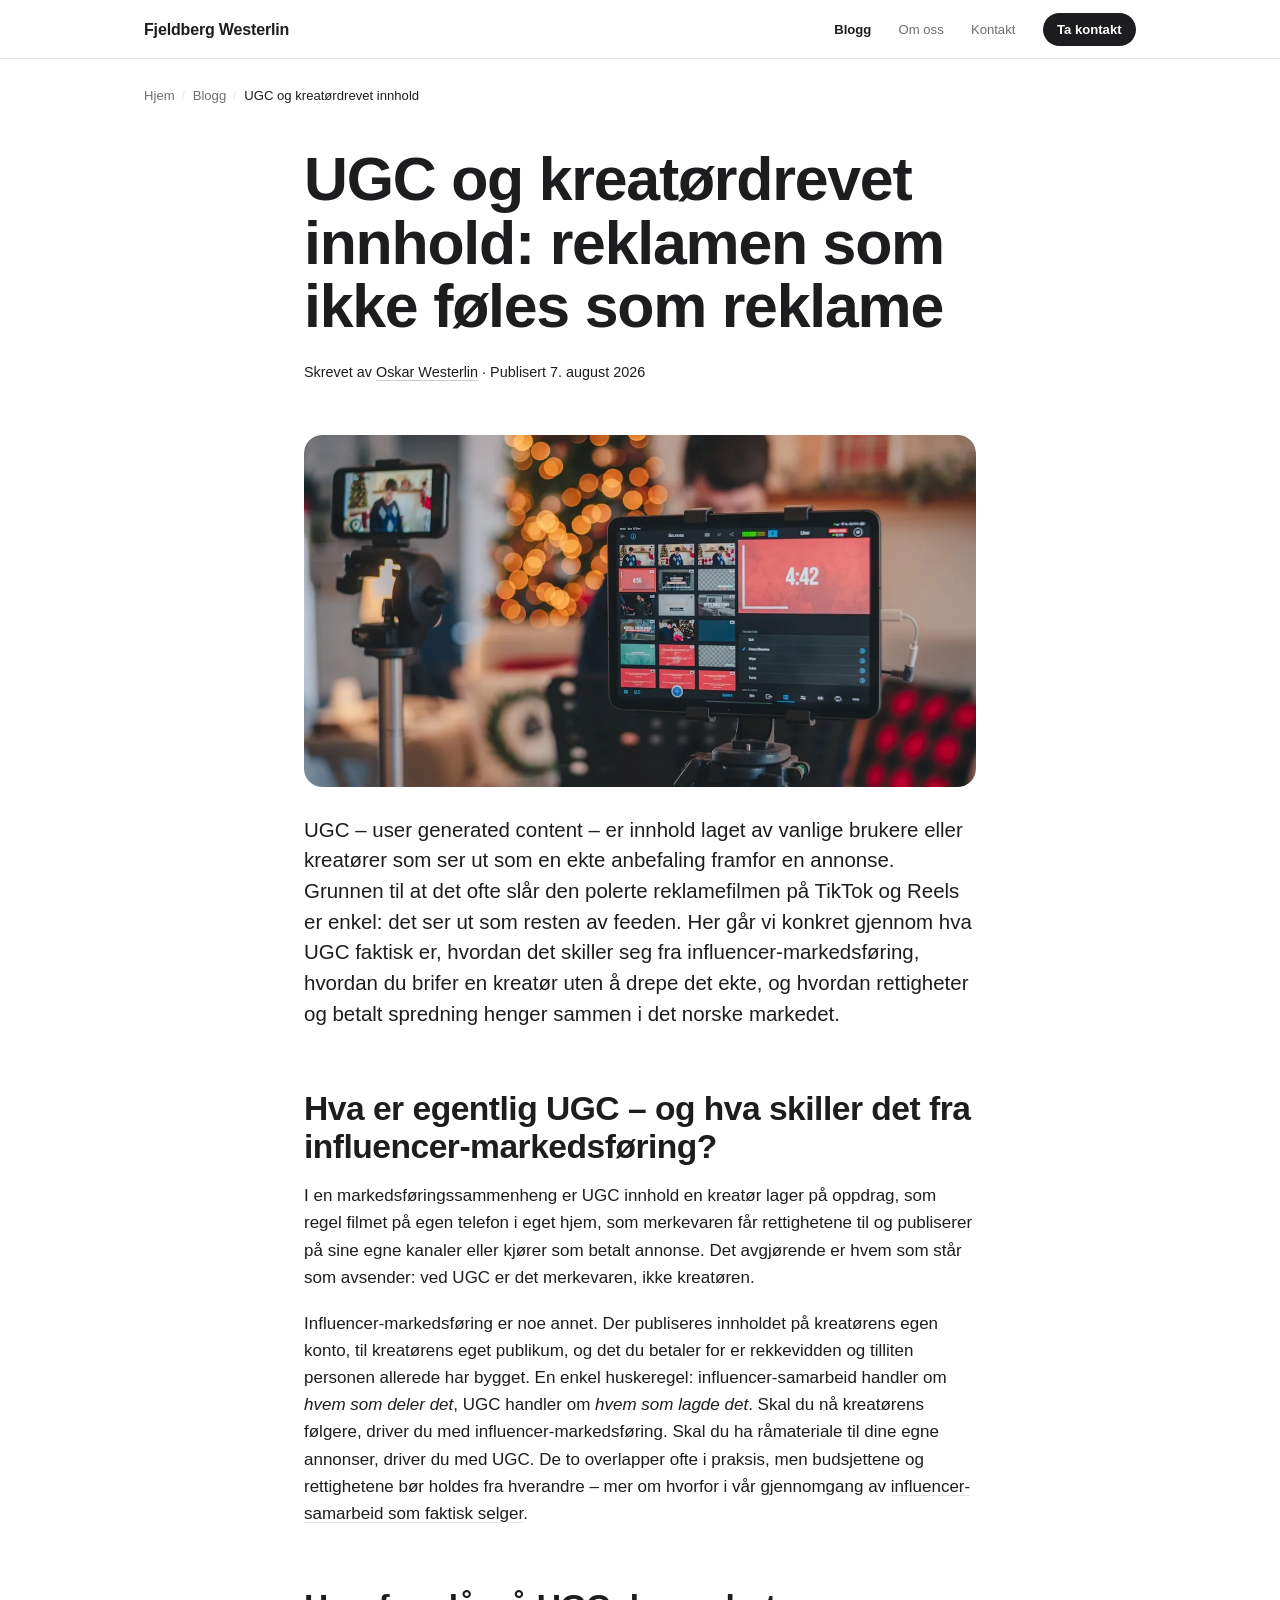
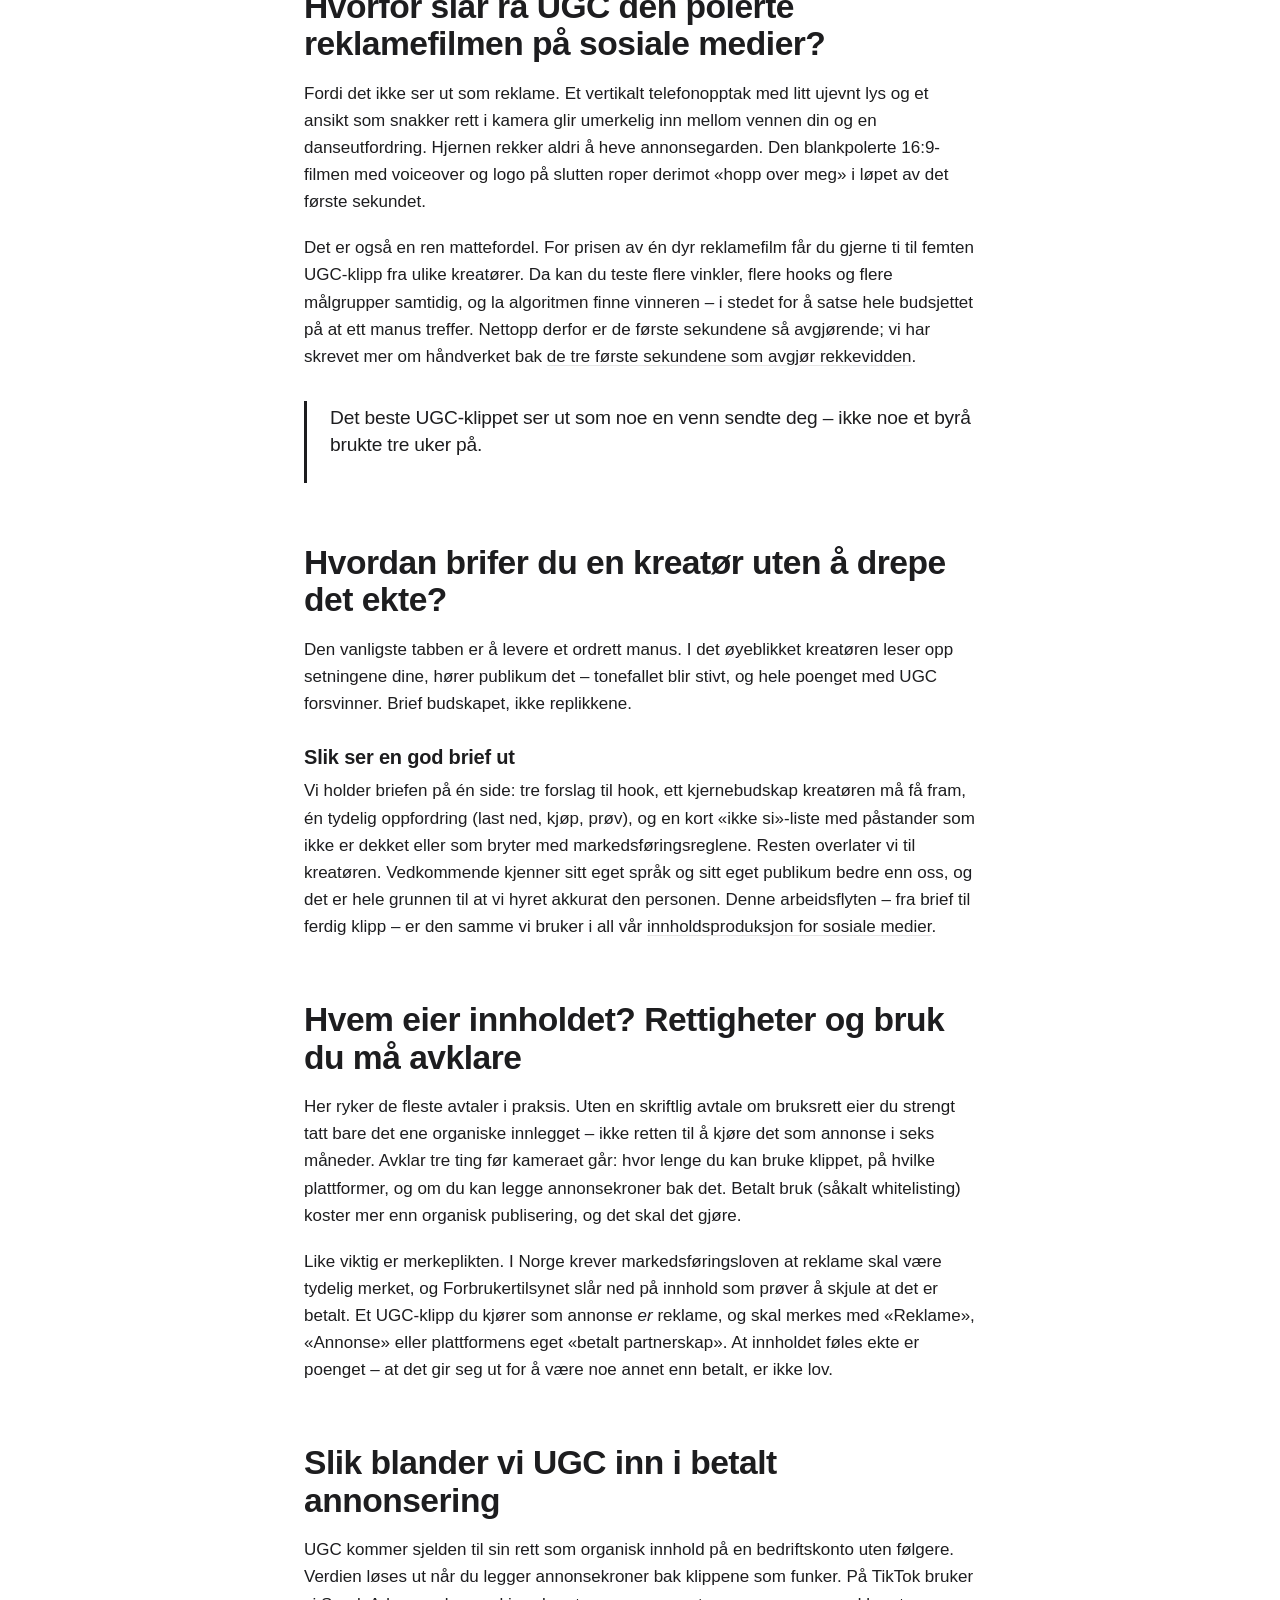
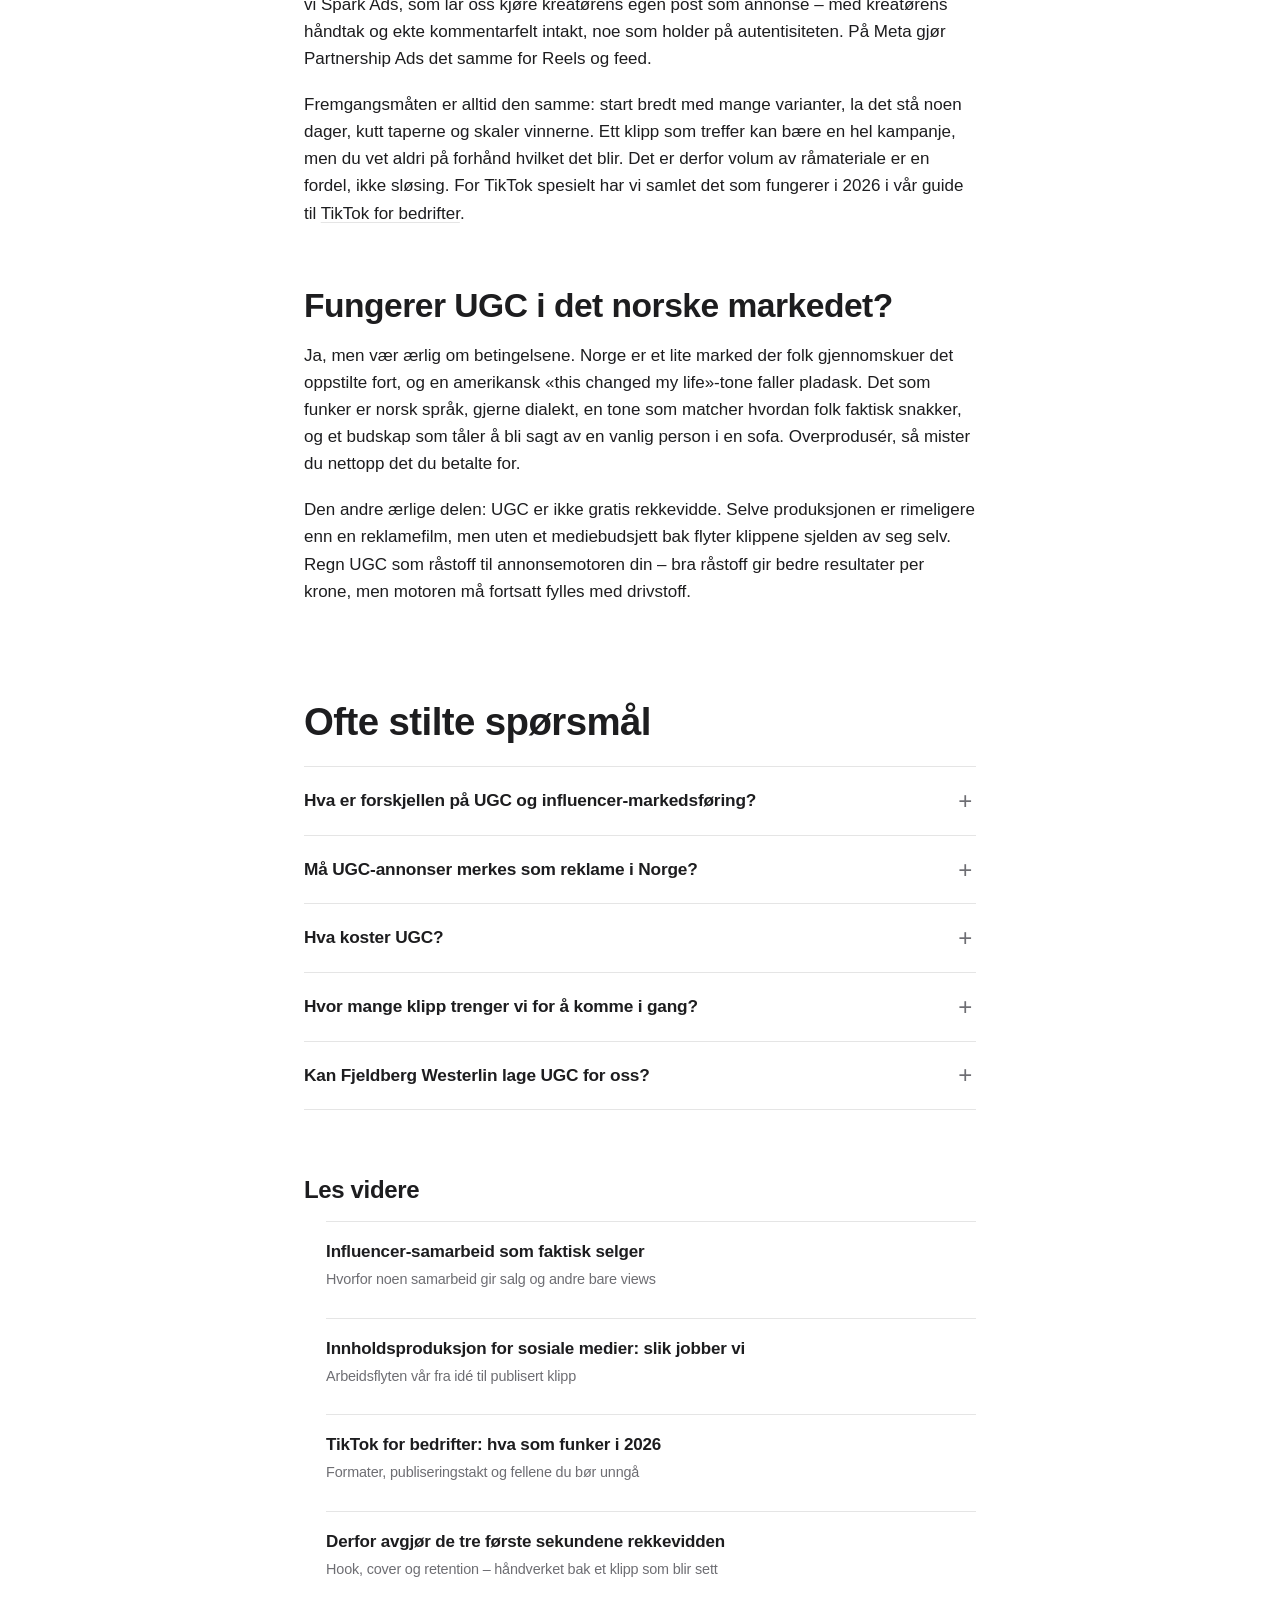
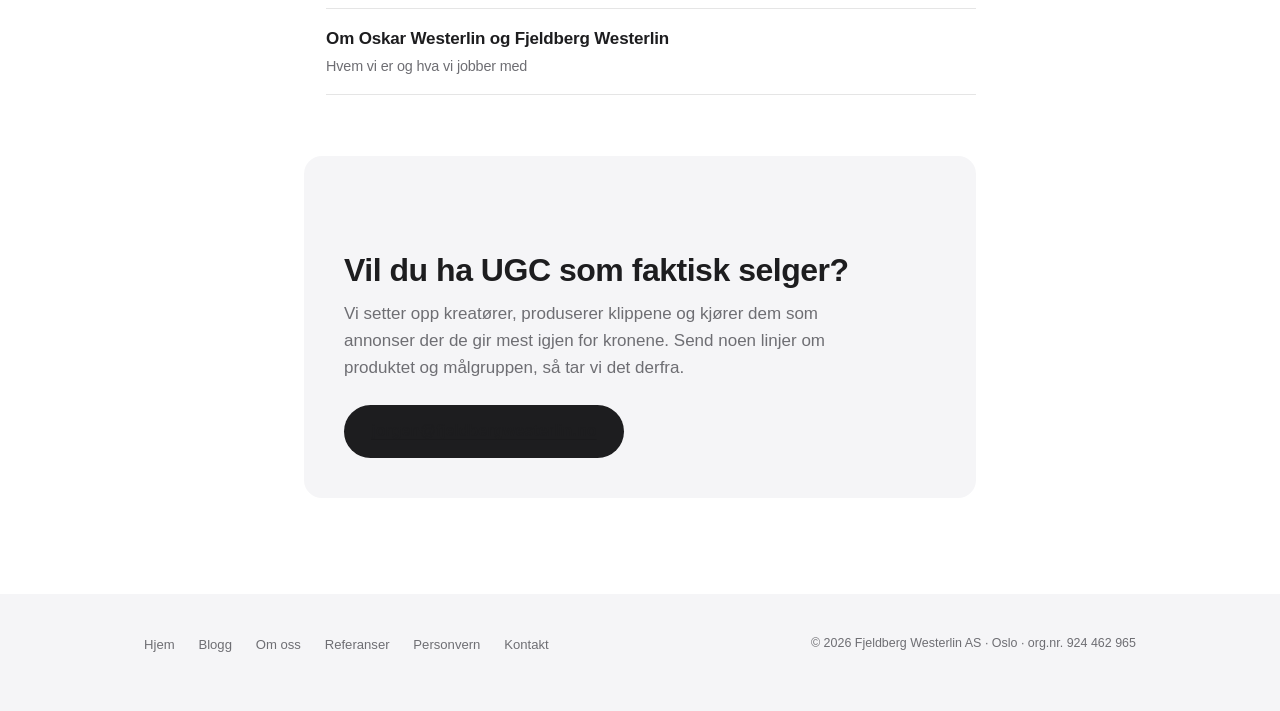
<file: blogg/ugc-og-kreatordrevet-innhold/index.html>
<!DOCTYPE html>
<html lang="nb">
<head>
<meta charset="UTF-8">
<meta name="viewport" content="width=device-width, initial-scale=1">
<title>UGC og kreatørdrevet innhold | Fjeldberg Westerlin</title>
<meta name="description" content="UGC er innhold laget av kreatører som føles som en ekte anbefaling, ikke en annonse. Slik bruker norske merkevarer det: brief, rettigheter og betalt spredning.">
<link rel="canonical" href="https://fjeldbergwesterlin.no/blogg/ugc-og-kreatordrevet-innhold/">
<meta name="robots" content="index, follow, max-image-preview:large, max-snippet:-1, max-video-preview:-1">
<meta name="author" content="Oskar Westerlin">
<meta name="theme-color" content="#ffffff">

<!-- Open Graph -->
<meta property="og:type" content="article">
<meta property="og:site_name" content="Fjeldberg Westerlin">
<meta property="og:locale" content="nb_NO">
<meta property="og:title" content="UGC og kreatørdrevet innhold: reklamen som ikke føles som reklame">
<meta property="og:description" content="Hva UGC er, hvorfor det konverterer bedre enn polert reklame, og hvordan norske merkevarer bør bruke kreatører.">
<meta property="og:url" content="https://fjeldbergwesterlin.no/blogg/ugc-og-kreatordrevet-innhold/">
<meta property="og:image" content="https://fjeldbergwesterlin.no/images/blogg/ugc-og-kreatordrevet-innhold.jpg">
<meta property="og:image:secure_url" content="https://fjeldbergwesterlin.no/images/blogg/ugc-og-kreatordrevet-innhold.jpg">
<meta property="og:image:width" content="1200">
<meta property="og:image:height" content="630">
<meta property="og:image:alt" content="Smarttelefon på stativ som filmer en person, med et nettbrett som viser live-produksjon i forgrunnen">
<meta property="og:image:type" content="image/jpeg">
<meta property="article:published_time" content="2026-08-07T09:00:00+02:00">
<meta property="article:modified_time" content="2026-08-07T09:00:00+02:00">
<meta property="article:author" content="Oskar Westerlin">

<!-- Twitter / X Card -->
<meta name="twitter:card" content="summary_large_image">
<meta name="twitter:title" content="UGC og kreatørdrevet innhold: reklamen som ikke føles som reklame">
<meta name="twitter:description" content="Hva UGC er, hvorfor det konverterer bedre enn polert reklame, og hvordan norske merkevarer bør bruke kreatører.">
<meta name="twitter:image" content="https://fjeldbergwesterlin.no/images/blogg/ugc-og-kreatordrevet-innhold.jpg">
<meta name="twitter:image:alt" content="Smarttelefon på stativ som filmer en person, med et nettbrett som viser live-produksjon i forgrunnen">

<link rel="icon" href="data:image/svg+xml,%3Csvg xmlns='http://www.w3.org/2000/svg' viewBox='0 0 64 64'%3E%3Crect width='64' height='64' rx='14' fill='%231d1d1f'/%3E%3Ctext x='32' y='44' font-family='Helvetica,Arial' font-size='26' font-weight='700' text-anchor='middle' fill='%23ffffff'%3EOW%3C/text%3E%3C/svg%3E">
<link rel="preload" as="image" type="image/webp" imagesrcset="/images/blogg/ugc-og-kreatordrevet-innhold-600.webp 600w, /images/blogg/ugc-og-kreatordrevet-innhold.webp 1200w" imagesizes="(max-width: 768px) calc(100vw - 48px), 720px" fetchpriority="high">
<link rel="stylesheet" href="/assets/styles.css">
<script>document.documentElement.classList.add('js')</script>

<script type="application/ld+json">
{
  "@context": "https://schema.org",
  "@type": "BlogPosting",
  "@id": "https://fjeldbergwesterlin.no/blogg/ugc-og-kreatordrevet-innhold/#article",
  "mainEntityOfPage": "https://fjeldbergwesterlin.no/blogg/ugc-og-kreatordrevet-innhold/",
  "headline": "UGC og kreatørdrevet innhold: reklamen som ikke føles som reklame",
  "description": "UGC er innhold laget av kreatører som føles som en ekte anbefaling, ikke en annonse. Slik bruker norske merkevarer det: brief, rettigheter og betalt spredning.",
  "image": ["https://fjeldbergwesterlin.no/images/blogg/ugc-og-kreatordrevet-innhold.jpg"],
  "inLanguage": "nb",
  "datePublished": "2026-08-07T09:00:00+02:00",
  "dateModified": "2026-08-07T09:00:00+02:00",
  "author": { "@id": "https://fjeldbergwesterlin.no/om-oss#oskar" },
  "publisher": { "@id": "https://fjeldbergwesterlin.no/#organization" },
  "wordCount": 1265,
  "keywords": ["UGC", "kreatørdrevet innhold", "user generated content Norge", "influencer-markedsføring"]
}
</script>
<script type="application/ld+json">
{
  "@context": "https://schema.org",
  "@type": "BreadcrumbList",
  "itemListElement": [
    { "@type": "ListItem", "position": 1, "name": "Hjem", "item": "https://fjeldbergwesterlin.no/" },
    { "@type": "ListItem", "position": 2, "name": "Blogg", "item": "https://fjeldbergwesterlin.no/blogg/" },
    { "@type": "ListItem", "position": 3, "name": "UGC og kreatørdrevet innhold: reklamen som ikke føles som reklame" }
  ]
}
</script>
<script type="application/ld+json">
{
  "@context": "https://schema.org",
  "@type": "FAQPage",
  "mainEntity": [
    {
      "@type": "Question",
      "name": "Hva er forskjellen på UGC og influencer-markedsføring?",
      "acceptedAnswer": { "@type": "Answer", "text": "UGC er innhold en kreatør lager som merkevaren eier og publiserer på egne kanaler eller kjører som annonse. Influencer-markedsføring er når innholdet publiseres på kreatørens egen konto, til kreatørens eget publikum. Kort sagt: UGC handler om hvem som lagde det, influencer-samarbeid om hvem som deler det." }
    },
    {
      "@type": "Question",
      "name": "Må UGC-annonser merkes som reklame i Norge?",
      "acceptedAnswer": { "@type": "Answer", "text": "Ja. Så snart et klipp kjøres som betalt annonse, er det reklame etter markedsføringsloven og skal merkes tydelig – for eksempel med «Reklame», «Annonse» eller plattformens «betalt partnerskap». Forbrukertilsynet følger opp innhold som skjuler at det er betalt." }
    },
    {
      "@type": "Question",
      "name": "Hva koster UGC?",
      "acceptedAnswer": { "@type": "Answer", "text": "Det avhenger av antall klipp, om kreatøren skal opptre selv, og hvilke bruksrettigheter du trenger. Betalt bruk (whitelisting) og lang brukstid koster mer enn ren organisk publisering. Send oss noen linjer om omfang, så gir vi et konkret estimat." }
    },
    {
      "@type": "Question",
      "name": "Hvor mange klipp trenger vi for å komme i gang?",
      "acceptedAnswer": { "@type": "Answer", "text": "Vi anbefaler å starte med flere varianter framfor ett dyrt klipp, slik at du kan teste ulike hooks og vinkler mot hverandre. Da finner algoritmen vinneren for deg, og du unngår å satse hele budsjettet på at ett manus treffer." }
    },
    {
      "@type": "Question",
      "name": "Kan Fjeldberg Westerlin lage UGC for oss?",
      "acceptedAnswer": { "@type": "Answer", "text": "Ja. Vi setter opp kreatører, skriver brief, produserer klippene, avklarer rettigheter og kjører dem som annonser på TikTok og Meta. Ta kontakt på jorgen@fjeldbergwesterlin.no, så tar vi en prat om omfang." }
    }
  ]
}
</script>
</head>
<body>

<a class="skjult-hopp" href="#hoved">Hopp til innhold</a>

<header class="topp">
  <div class="ramme">
    <a class="topp__navn" href="/">Fjeldberg Westerlin</a>
    <nav aria-label="Hovedmeny">
      <a href="/blogg/" aria-current="page">Blogg</a>
      <a href="/om-oss/">Om oss</a>
      <a href="/#kontakt">Kontakt</a>
      <a class="topp__kontakt" href="mailto:jorgen@fjeldbergwesterlin.no?subject=Samarbeid%20med%20Oskar">Ta kontakt</a>
    </nav>
  </div>
</header>

<nav class="sti" aria-label="Sti">
  <div class="ramme">
    <ol>
      <li><a href="/">Hjem</a></li>
      <li><a href="/blogg/">Blogg</a></li>
      <li><span aria-current="page">UGC og kreatørdrevet innhold</span></li>
    </ol>
  </div>
</nav>

<main id="hoved">
  <article class="artikkel">

    <div class="sidehode">
      <div class="ramme">
        <h1>UGC og kreatørdrevet innhold: reklamen som ikke føles som reklame</h1>
        <p class="meta">Skrevet av <a href="/om-oss/">Oskar Westerlin</a> · Publisert 7. august 2026</p>
      </div>
    </div>

    <div class="ramme">
      <figure class="dekbilde fase">
        <div class="flate">
          <picture>
            <source type="image/webp" srcset="/images/blogg/ugc-og-kreatordrevet-innhold-600.webp 600w, /images/blogg/ugc-og-kreatordrevet-innhold.webp 1200w" sizes="(max-width: 768px) calc(100vw - 48px), 720px">
            <img src="/images/blogg/ugc-og-kreatordrevet-innhold.jpg" width="1200" height="630"
               alt="Smarttelefon på stativ som filmer en person, med et nettbrett som viser live-produksjon i forgrunnen" fetchpriority="high" decoding="async">
          </picture>
        </div>
      </figure>

      <p class="ingress">UGC – user generated content – er innhold laget av vanlige brukere eller kreatører som ser ut som en ekte anbefaling framfor en annonse. Grunnen til at det ofte slår den polerte reklamefilmen på TikTok og Reels er enkel: det ser ut som resten av feeden. Her går vi konkret gjennom hva UGC faktisk er, hvordan det skiller seg fra influencer-markedsføring, hvordan du brifer en kreatør uten å drepe det ekte, og hvordan rettigheter og betalt spredning henger sammen i det norske markedet.</p>

      <h2>Hva er egentlig UGC – og hva skiller det fra influencer-markedsføring?</h2>
      <p>I en markedsføringssammenheng er UGC innhold en kreatør lager på oppdrag, som regel filmet på egen telefon i eget hjem, som merkevaren får rettighetene til og publiserer på sine egne kanaler eller kjører som betalt annonse. Det avgjørende er hvem som står som avsender: ved UGC er det merkevaren, ikke kreatøren.</p>
      <p>Influencer-markedsføring er noe annet. Der publiseres innholdet på kreatørens egen konto, til kreatørens eget publikum, og det du betaler for er rekkevidden og tilliten personen allerede har bygget. En enkel huskeregel: influencer-samarbeid handler om <em>hvem som deler det</em>, UGC handler om <em>hvem som lagde det</em>. Skal du nå kreatørens følgere, driver du med influencer-markedsføring. Skal du ha råmateriale til dine egne annonser, driver du med UGC. De to overlapper ofte i praksis, men budsjettene og rettighetene bør holdes fra hverandre – mer om hvorfor i vår gjennomgang av <a href="/blogg/influencer-samarbeid-som-selger/">influencer-samarbeid som faktisk selger</a>.</p>

      <h2>Hvorfor slår rå UGC den polerte reklamefilmen på sosiale medier?</h2>
      <p>Fordi det ikke ser ut som reklame. Et vertikalt telefonopptak med litt ujevnt lys og et ansikt som snakker rett i kamera glir umerkelig inn mellom vennen din og en danseutfordring. Hjernen rekker aldri å heve annonsegarden. Den blankpolerte 16:9-filmen med voiceover og logo på slutten roper derimot «hopp over meg» i løpet av det første sekundet.</p>
      <p>Det er også en ren mattefordel. For prisen av én dyr reklamefilm får du gjerne ti til femten UGC-klipp fra ulike kreatører. Da kan du teste flere vinkler, flere hooks og flere målgrupper samtidig, og la algoritmen finne vinneren – i stedet for å satse hele budsjettet på at ett manus treffer. Nettopp derfor er de første sekundene så avgjørende; vi har skrevet mer om håndverket bak <a href="/blogg/pakke-innhold-for-rekkevidde/">de tre første sekundene som avgjør rekkevidden</a>.</p>

      <blockquote><p>Det beste UGC-klippet ser ut som noe en venn sendte deg – ikke noe et byrå brukte tre uker på.</p></blockquote>

      <h2>Hvordan brifer du en kreatør uten å drepe det ekte?</h2>
      <p>Den vanligste tabben er å levere et ordrett manus. I det øyeblikket kreatøren leser opp setningene dine, hører publikum det – tonefallet blir stivt, og hele poenget med UGC forsvinner. Brief budskapet, ikke replikkene.</p>
      <h3>Slik ser en god brief ut</h3>
      <p>Vi holder briefen på én side: tre forslag til hook, ett kjernebudskap kreatøren må få fram, én tydelig oppfordring (last ned, kjøp, prøv), og en kort «ikke si»-liste med påstander som ikke er dekket eller som bryter med markedsføringsreglene. Resten overlater vi til kreatøren. Vedkommende kjenner sitt eget språk og sitt eget publikum bedre enn oss, og det er hele grunnen til at vi hyret akkurat den personen. Denne arbeidsflyten – fra brief til ferdig klipp – er den samme vi bruker i all vår <a href="/blogg/innholdsproduksjon-for-sosiale-medier/">innholdsproduksjon for sosiale medier</a>.</p>

      <h2>Hvem eier innholdet? Rettigheter og bruk du må avklare</h2>
      <p>Her ryker de fleste avtaler i praksis. Uten en skriftlig avtale om bruksrett eier du strengt tatt bare det ene organiske innlegget – ikke retten til å kjøre det som annonse i seks måneder. Avklar tre ting før kameraet går: hvor lenge du kan bruke klippet, på hvilke plattformer, og om du kan legge annonsekroner bak det. Betalt bruk (såkalt whitelisting) koster mer enn organisk publisering, og det skal det gjøre.</p>
      <p>Like viktig er merkeplikten. I Norge krever markedsføringsloven at reklame skal være tydelig merket, og Forbrukertilsynet slår ned på innhold som prøver å skjule at det er betalt. Et UGC-klipp du kjører som annonse <em>er</em> reklame, og skal merkes med «Reklame», «Annonse» eller plattformens eget «betalt partnerskap». At innholdet føles ekte er poenget – at det gir seg ut for å være noe annet enn betalt, er ikke lov.</p>

      <h2>Slik blander vi UGC inn i betalt annonsering</h2>
      <p>UGC kommer sjelden til sin rett som organisk innhold på en bedriftskonto uten følgere. Verdien løses ut når du legger annonsekroner bak klippene som funker. På TikTok bruker vi Spark Ads, som lar oss kjøre kreatørens egen post som annonse – med kreatørens håndtak og ekte kommentarfelt intakt, noe som holder på autentisiteten. På Meta gjør Partnership Ads det samme for Reels og feed.</p>
      <p>Fremgangsmåten er alltid den samme: start bredt med mange varianter, la det stå noen dager, kutt taperne og skaler vinnerne. Ett klipp som treffer kan bære en hel kampanje, men du vet aldri på forhånd hvilket det blir. Det er derfor volum av råmateriale er en fordel, ikke sløsing. For TikTok spesielt har vi samlet det som fungerer i 2026 i vår guide til <a href="/blogg/tiktok-for-bedrifter/">TikTok for bedrifter</a>.</p>

      <h2>Fungerer UGC i det norske markedet?</h2>
      <p>Ja, men vær ærlig om betingelsene. Norge er et lite marked der folk gjennomskuer det oppstilte fort, og en amerikansk «this changed my life»-tone faller pladask. Det som funker er norsk språk, gjerne dialekt, en tone som matcher hvordan folk faktisk snakker, og et budskap som tåler å bli sagt av en vanlig person i en sofa. Overprodusér, så mister du nettopp det du betalte for.</p>
      <p>Den andre ærlige delen: UGC er ikke gratis rekkevidde. Selve produksjonen er rimeligere enn en reklamefilm, men uten et mediebudsjett bak flyter klippene sjelden av seg selv. Regn UGC som råstoff til annonsemotoren din – bra råstoff gir bedre resultater per krone, men motoren må fortsatt fylles med drivstoff.</p>
    </div>

    <!-- FAQ -->
    <section class="faq fase" aria-label="Ofte stilte spørsmål">
      <div class="ramme">
        <h2>Ofte stilte spørsmål</h2>
        <details>
          <summary>Hva er forskjellen på UGC og influencer-markedsføring?</summary>
          <div class="svar"><p>UGC er innhold en kreatør lager som merkevaren eier og publiserer på egne kanaler eller kjører som annonse. Influencer-markedsføring er når innholdet publiseres på kreatørens egen konto, til kreatørens eget publikum. Kort sagt: UGC handler om hvem som lagde det, influencer-samarbeid om hvem som deler det.</p></div>
        </details>
        <details>
          <summary>Må UGC-annonser merkes som reklame i Norge?</summary>
          <div class="svar"><p>Ja. Så snart et klipp kjøres som betalt annonse, er det reklame etter markedsføringsloven og skal merkes tydelig – for eksempel med «Reklame», «Annonse» eller plattformens «betalt partnerskap». Forbrukertilsynet følger opp innhold som skjuler at det er betalt.</p></div>
        </details>
        <details>
          <summary>Hva koster UGC?</summary>
          <div class="svar"><p>Det avhenger av antall klipp, om kreatøren skal opptre selv, og hvilke bruksrettigheter du trenger. Betalt bruk (whitelisting) og lang brukstid koster mer enn ren organisk publisering. Send oss noen linjer om omfang, så gir vi et konkret estimat.</p></div>
        </details>
        <details>
          <summary>Hvor mange klipp trenger vi for å komme i gang?</summary>
          <div class="svar"><p>Vi anbefaler å starte med flere varianter framfor ett dyrt klipp, slik at du kan teste ulike hooks og vinkler mot hverandre. Da finner algoritmen vinneren for deg, og du unngår å satse hele budsjettet på at ett manus treffer.</p></div>
        </details>
        <details>
          <summary>Kan Fjeldberg Westerlin lage UGC for oss?</summary>
          <div class="svar"><p>Ja. Vi setter opp kreatører, skriver brief, produserer klippene, avklarer rettigheter og kjører dem som annonser på TikTok og Meta. Ta kontakt på <a href="mailto:jorgen@fjeldbergwesterlin.no">jorgen@fjeldbergwesterlin.no</a>, så tar vi en prat om omfang.</p></div>
        </details>
      </div>
    </section>

    <!-- Interne lenker -->
    <section class="videre fase" aria-label="Les videre">
      <div class="ramme">
        <h2>Les videre</h2>
        <ul>
          <li><a href="/blogg/influencer-samarbeid-som-selger/">Influencer-samarbeid som faktisk selger<span>Hvorfor noen samarbeid gir salg og andre bare views</span></a></li>
          <li><a href="/blogg/innholdsproduksjon-for-sosiale-medier/">Innholdsproduksjon for sosiale medier: slik jobber vi<span>Arbeidsflyten vår fra idé til publisert klipp</span></a></li>
          <li><a href="/blogg/tiktok-for-bedrifter/">TikTok for bedrifter: hva som funker i 2026<span>Formater, publiseringstakt og fellene du bør unngå</span></a></li>
          <li><a href="/blogg/pakke-innhold-for-rekkevidde/">Derfor avgjør de tre første sekundene rekkevidden<span>Hook, cover og retention – håndverket bak et klipp som blir sett</span></a></li>
          <li><a href="/om-oss/">Om Oskar Westerlin og Fjeldberg Westerlin<span>Hvem vi er og hva vi jobber med</span></a></li>
        </ul>
      </div>
    </section>

    <!-- CTA -->
    <section class="cta fase" aria-label="Ta kontakt">
      <div class="ramme">
        <div class="cta__boks">
          <h2>Vil du ha UGC som faktisk selger?</h2>
          <p>Vi setter opp kreatører, produserer klippene og kjører dem som annonser der de gir mest igjen for kronene. Send noen linjer om produktet og målgruppen, så tar vi det derfra.</p>
          <a class="knapp" href="mailto:jorgen@fjeldbergwesterlin.no?subject=Samarbeid%20med%20Oskar">jorgen@fjeldbergwesterlin.no</a>
        </div>
      </div>
    </section>

  </article>
</main>

<footer>
  <div class="ramme">
    <div class="bunnlenker">
      <a href="/">Hjem</a>
      <a href="/blogg/">Blogg</a>
      <a href="/om-oss/">Om oss</a>
      <a href="/referanser/">Referanser</a>
      <a href="/personvern/">Personvern</a>
      <a href="mailto:jorgen@fjeldbergwesterlin.no">Kontakt</a>
    </div>
    <p>&copy; 2026 Fjeldberg Westerlin AS · Oslo · org.nr. 924 462 965</p>
  </div>
</footer>

<script>
(function(){
  var deler=document.querySelectorAll('.fase');
  if(!('IntersectionObserver' in window)||matchMedia('(prefers-reduced-motion: reduce)').matches){
    deler.forEach(function(n){n.classList.add('inn')});return;
  }
  var io=new IntersectionObserver(function(es){
    es.forEach(function(e){if(e.isIntersecting){e.target.classList.add('inn');io.unobserve(e.target)}});
  },{threshold:.15});
  deler.forEach(function(n){io.observe(n)});
})();
</script>
</body>
</html>
</file>
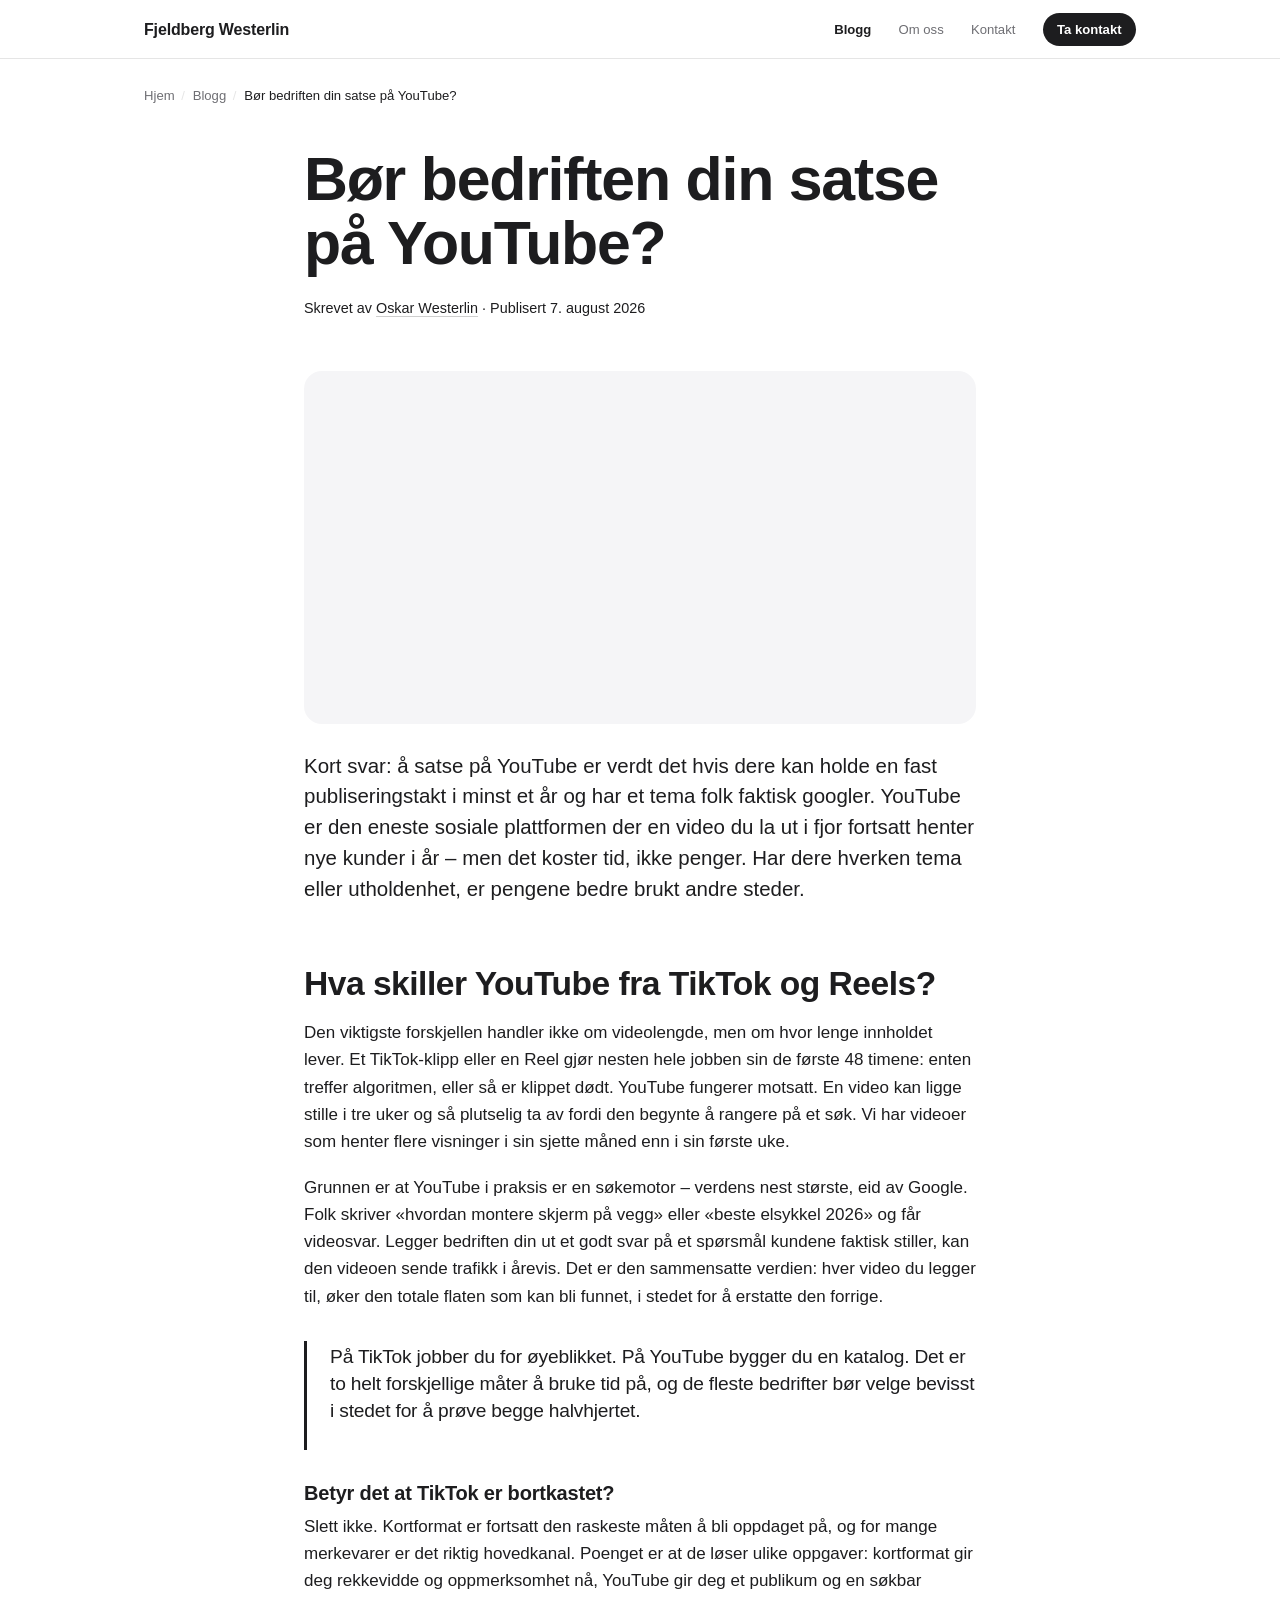
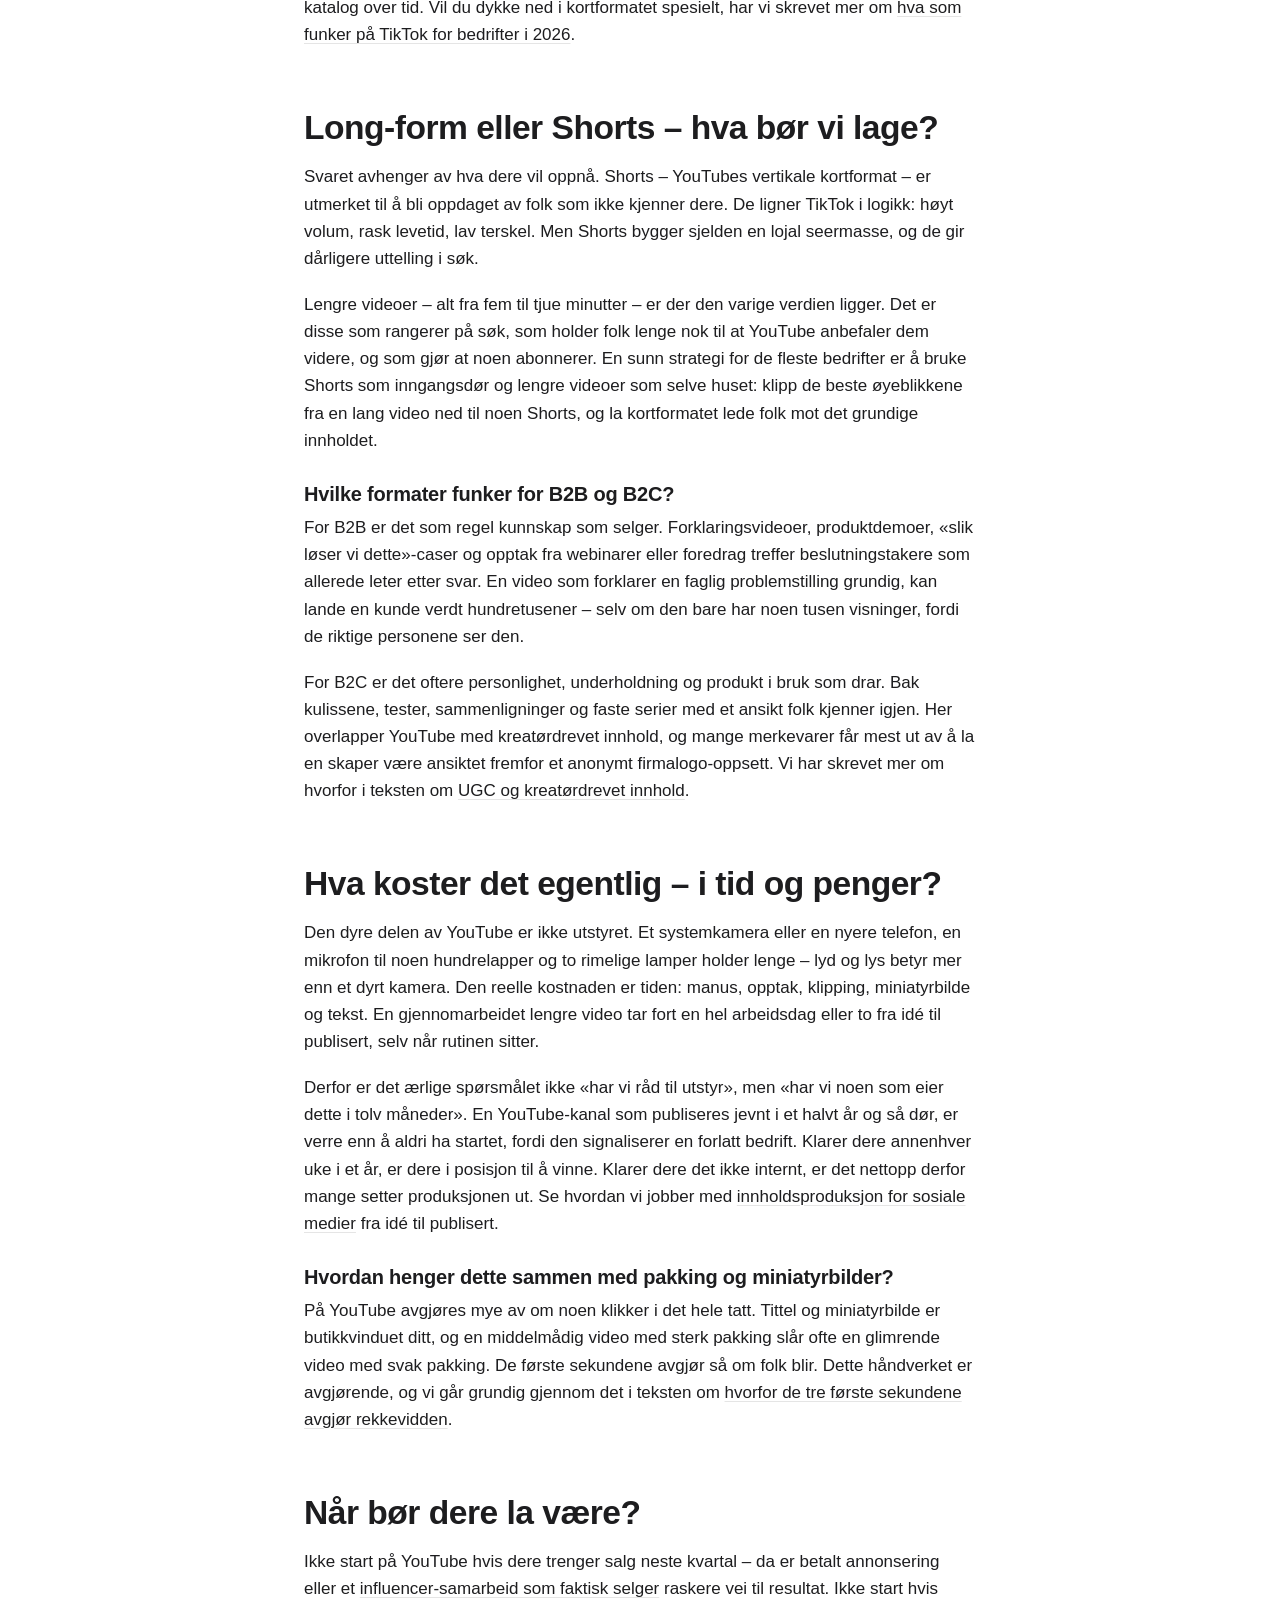
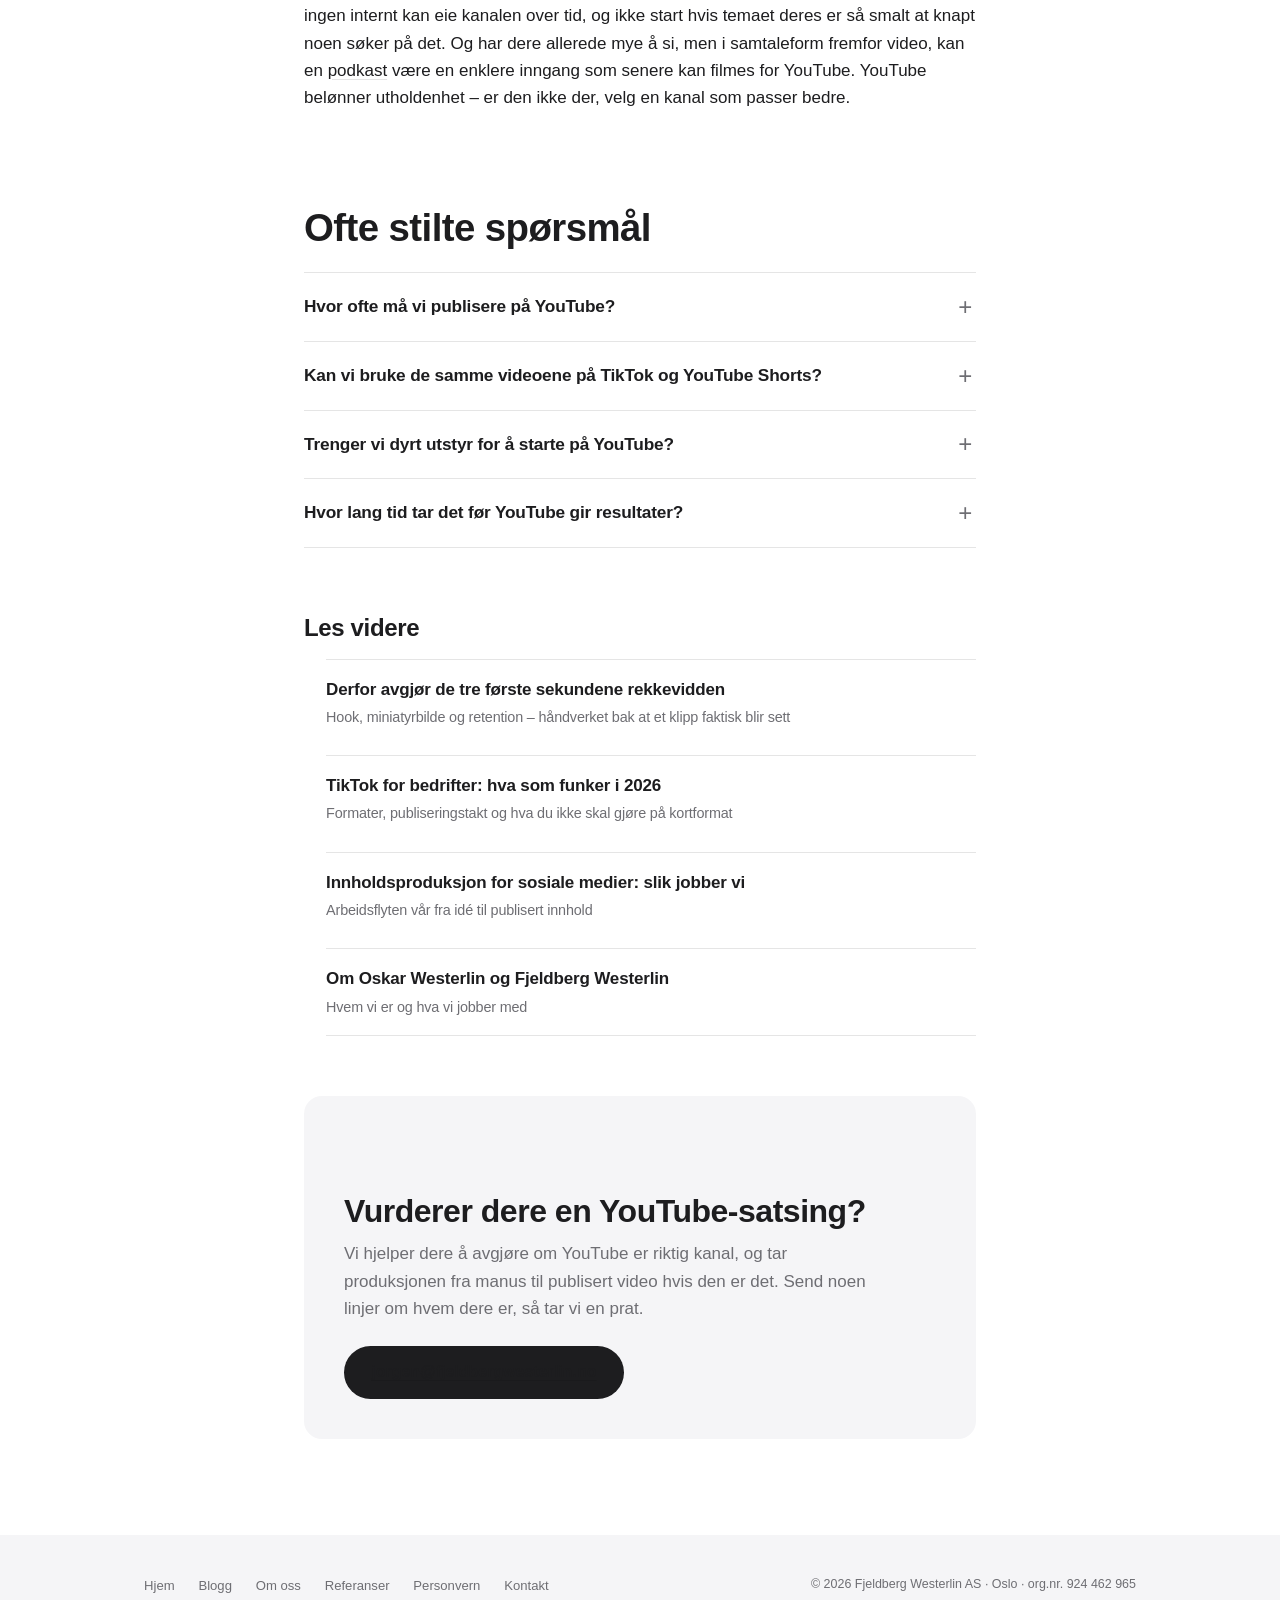
<file: blogg/youtube-for-bedrifter/index.html>
<!DOCTYPE html>
<html lang="nb">
<head>
<meta charset="UTF-8">
<meta name="viewport" content="width=device-width, initial-scale=1">
<title>Bør bedriften din satse på YouTube? | Fjeldberg Westerlin</title>
<meta name="description" content="En ærlig beslutningsguide for norske bedrifter som vurderer YouTube: long-form vs. Shorts, søkeverdien, hva det koster i tid og penger – og når du bør la være.">
<link rel="canonical" href="https://fjeldbergwesterlin.no/blogg/youtube-for-bedrifter/">
<meta name="robots" content="index, follow, max-image-preview:large, max-snippet:-1, max-video-preview:-1">
<meta name="author" content="Oskar Westerlin">
<meta name="theme-color" content="#ffffff">

<!-- Open Graph -->
<meta property="og:type" content="article">
<meta property="og:site_name" content="Fjeldberg Westerlin">
<meta property="og:locale" content="nb_NO">
<meta property="og:title" content="Bør bedriften din satse på YouTube?">
<meta property="og:description" content="Long-form vs. Shorts, søkeverdien over tid og hva YouTube faktisk koster i tid og penger – og når du bør la være.">
<meta property="og:url" content="https://fjeldbergwesterlin.no/blogg/youtube-for-bedrifter/">
<meta property="og:image" content="https://fjeldbergwesterlin.no/images/blogg/youtube-for-bedrifter.jpg">
<meta property="og:image:secure_url" content="https://fjeldbergwesterlin.no/images/blogg/youtube-for-bedrifter.jpg">
<meta property="og:image:width" content="1200">
<meta property="og:image:height" content="630">
<meta property="og:image:alt" content="Videokamera på stativ foran en opplyst studiobakgrunn, klart for opptak av YouTube-innhold">
<meta property="og:image:type" content="image/jpeg">
<meta property="article:published_time" content="2026-08-07T09:00:00+02:00">
<meta property="article:modified_time" content="2026-08-07T09:00:00+02:00">
<meta property="article:author" content="Oskar Westerlin">

<!-- Twitter / X Card -->
<meta name="twitter:card" content="summary_large_image">
<meta name="twitter:title" content="Bør bedriften din satse på YouTube?">
<meta name="twitter:description" content="Long-form vs. Shorts, søkeverdien over tid og hva YouTube faktisk koster i tid og penger – og når du bør la være.">
<meta name="twitter:image" content="https://fjeldbergwesterlin.no/images/blogg/youtube-for-bedrifter.jpg">
<meta name="twitter:image:alt" content="Videokamera på stativ foran en opplyst studiobakgrunn, klart for opptak av YouTube-innhold">

<link rel="icon" href="data:image/svg+xml,%3Csvg xmlns='http://www.w3.org/2000/svg' viewBox='0 0 64 64'%3E%3Crect width='64' height='64' rx='14' fill='%231d1d1f'/%3E%3Ctext x='32' y='44' font-family='Helvetica,Arial' font-size='26' font-weight='700' text-anchor='middle' fill='%23ffffff'%3EOW%3C/text%3E%3C/svg%3E">
<link rel="preload" as="image" type="image/webp" imagesrcset="/images/blogg/youtube-for-bedrifter-600.webp 600w, /images/blogg/youtube-for-bedrifter.webp 1200w" imagesizes="(max-width: 768px) calc(100vw - 48px), 720px" fetchpriority="high">
<link rel="stylesheet" href="/assets/styles.css">
<script>document.documentElement.classList.add('js')</script>

<script type="application/ld+json">
{
  "@context": "https://schema.org",
  "@type": "BlogPosting",
  "@id": "https://fjeldbergwesterlin.no/blogg/youtube-for-bedrifter/#article",
  "mainEntityOfPage": "https://fjeldbergwesterlin.no/blogg/youtube-for-bedrifter/",
  "headline": "Bør bedriften din satse på YouTube?",
  "description": "En ærlig beslutningsguide for norske bedrifter som vurderer YouTube: long-form vs. Shorts, søkeverdien, hva det koster i tid og penger – og når du bør la være.",
  "image": ["https://fjeldbergwesterlin.no/images/blogg/youtube-for-bedrifter.jpg"],
  "inLanguage": "nb",
  "datePublished": "2026-08-07T09:00:00+02:00",
  "dateModified": "2026-08-07T09:00:00+02:00",
  "author": { "@id": "https://fjeldbergwesterlin.no/om-oss#oskar" },
  "publisher": { "@id": "https://fjeldbergwesterlin.no/#organization" },
  "wordCount": 1265,
  "keywords": ["YouTube for bedrifter", "YouTube-produksjon", "long-form video", "YouTube Shorts", "innholdsproduksjon"]
}
</script>
<script type="application/ld+json">
{
  "@context": "https://schema.org",
  "@type": "BreadcrumbList",
  "itemListElement": [
    { "@type": "ListItem", "position": 1, "name": "Hjem", "item": "https://fjeldbergwesterlin.no/" },
    { "@type": "ListItem", "position": 2, "name": "Blogg", "item": "https://fjeldbergwesterlin.no/blogg/" },
    { "@type": "ListItem", "position": 3, "name": "Bør bedriften din satse på YouTube?" }
  ]
}
</script>
<script type="application/ld+json">
{
  "@context": "https://schema.org",
  "@type": "FAQPage",
  "mainEntity": [
    {
      "@type": "Question",
      "name": "Hvor ofte må vi publisere på YouTube?",
      "acceptedAnswer": { "@type": "Answer", "text": "Fast frekvens betyr mer enn høyt volum. Én gjennomarbeidet video annenhver uke, holdt i tolv måneder, slår ti videoer på en måned og så stillhet. Kanalen bygger seg opp av videoer som fortsetter å bli sett lenge etter publisering, så det viktigste er at du ikke stopper etter tre uker." }
    },
    {
      "@type": "Question",
      "name": "Kan vi bruke de samme videoene på TikTok og YouTube Shorts?",
      "acceptedAnswer": { "@type": "Answer", "text": "Ja, vertikale klipp gjenbrukes fint på tvers av Shorts, Reels og TikTok, og det er en effektiv måte å få mer ut av hvert opptak. Men Shorts bygger sjelden den samme varige seermassen som lengre videoer. Bruk Shorts til å bli oppdaget, og lengre videoer til å bygge et publikum som kommer tilbake." }
    },
    {
      "@type": "Question",
      "name": "Trenger vi dyrt utstyr for å starte på YouTube?",
      "acceptedAnswer": { "@type": "Answer", "text": "Nei. Et systemkamera eller en nyere telefon, en mikrofon til noen hundrelapper og et par rimelige lamper holder lenge. Lyd og lys betyr mer enn kameraet. Det som virkelig koster er tiden til manus, opptak og klipping – ikke utstyret." }
    },
    {
      "@type": "Question",
      "name": "Hvor lang tid tar det før YouTube gir resultater?",
      "acceptedAnswer": { "@type": "Answer", "text": "Regn med seks til tolv måneder før en kanal begynner å levere jevn trafikk. YouTube er en langsiktig kanal der verdien kommer fra at videoer rangerer i søk og anbefalinger over tid. Trenger du salg neste kvartal, er betalt annonsering eller et influencer-samarbeid raskere." }
    }
  ]
}
</script>
</head>
<body>

<a class="skjult-hopp" href="#hoved">Hopp til innhold</a>

<header class="topp">
  <div class="ramme">
    <a class="topp__navn" href="/">Fjeldberg Westerlin</a>
    <nav aria-label="Hovedmeny">
      <a href="/blogg/" aria-current="page">Blogg</a>
      <a href="/om-oss/">Om oss</a>
      <a href="/#kontakt">Kontakt</a>
      <a class="topp__kontakt" href="mailto:jorgen@fjeldbergwesterlin.no?subject=Samarbeid%20med%20Oskar">Ta kontakt</a>
    </nav>
  </div>
</header>

<nav class="sti" aria-label="Sti">
  <div class="ramme">
    <ol>
      <li><a href="/">Hjem</a></li>
      <li><a href="/blogg/">Blogg</a></li>
      <li><span aria-current="page">Bør bedriften din satse på YouTube?</span></li>
    </ol>
  </div>
</nav>

<main id="hoved">
  <article class="artikkel">

    <div class="sidehode">
      <div class="ramme">
        <h1>Bør bedriften din satse på YouTube?</h1>
        <p class="meta">Skrevet av <a href="/om-oss/">Oskar Westerlin</a> · Publisert 7. august 2026</p>
      </div>
    </div>

    <div class="ramme">
      <figure class="dekbilde fase">
        <div class="flate">
          <picture>
            <source type="image/webp" srcset="/images/blogg/youtube-for-bedrifter-600.webp 600w, /images/blogg/youtube-for-bedrifter.webp 1200w" sizes="(max-width: 768px) calc(100vw - 48px), 720px">
            <img src="/images/blogg/youtube-for-bedrifter.jpg" width="1200" height="630"
               alt="Videokamera på stativ foran en opplyst studiobakgrunn, klart for opptak av YouTube-innhold" fetchpriority="high" decoding="async">
          </picture>
        </div>
      </figure>

      <p class="ingress">Kort svar: å satse på YouTube er verdt det hvis dere kan holde en fast publiseringstakt i minst et år og har et tema folk faktisk googler. YouTube er den eneste sosiale plattformen der en video du la ut i fjor fortsatt henter nye kunder i år – men det koster tid, ikke penger. Har dere hverken tema eller utholdenhet, er pengene bedre brukt andre steder.</p>

      <h2>Hva skiller YouTube fra TikTok og Reels?</h2>
      <p>Den viktigste forskjellen handler ikke om videolengde, men om hvor lenge innholdet lever. Et TikTok-klipp eller en Reel gjør nesten hele jobben sin de første 48 timene: enten treffer algoritmen, eller så er klippet dødt. YouTube fungerer motsatt. En video kan ligge stille i tre uker og så plutselig ta av fordi den begynte å rangere på et søk. Vi har videoer som henter flere visninger i sin sjette måned enn i sin første uke.</p>
      <p>Grunnen er at YouTube i praksis er en søkemotor – verdens nest største, eid av Google. Folk skriver «hvordan montere skjerm på vegg» eller «beste elsykkel 2026» og får videosvar. Legger bedriften din ut et godt svar på et spørsmål kundene faktisk stiller, kan den videoen sende trafikk i årevis. Det er den sammensatte verdien: hver video du legger til, øker den totale flaten som kan bli funnet, i stedet for å erstatte den forrige.</p>

      <blockquote><p>På TikTok jobber du for øyeblikket. På YouTube bygger du en katalog. Det er to helt forskjellige måter å bruke tid på, og de fleste bedrifter bør velge bevisst i stedet for å prøve begge halvhjertet.</p></blockquote>

      <h3>Betyr det at TikTok er bortkastet?</h3>
      <p>Slett ikke. Kortformat er fortsatt den raskeste måten å bli oppdaget på, og for mange merkevarer er det riktig hovedkanal. Poenget er at de løser ulike oppgaver: kortformat gir deg rekkevidde og oppmerksomhet nå, YouTube gir deg et publikum og en søkbar katalog over tid. Vil du dykke ned i kortformatet spesielt, har vi skrevet mer om <a href="/blogg/tiktok-for-bedrifter/">hva som funker på TikTok for bedrifter i 2026</a>.</p>

      <h2>Long-form eller Shorts – hva bør vi lage?</h2>
      <p>Svaret avhenger av hva dere vil oppnå. Shorts – YouTubes vertikale kortformat – er utmerket til å bli oppdaget av folk som ikke kjenner dere. De ligner TikTok i logikk: høyt volum, rask levetid, lav terskel. Men Shorts bygger sjelden en lojal seermasse, og de gir dårligere uttelling i søk.</p>
      <p>Lengre videoer – alt fra fem til tjue minutter – er der den varige verdien ligger. Det er disse som rangerer på søk, som holder folk lenge nok til at YouTube anbefaler dem videre, og som gjør at noen abonnerer. En sunn strategi for de fleste bedrifter er å bruke Shorts som inngangsdør og lengre videoer som selve huset: klipp de beste øyeblikkene fra en lang video ned til noen Shorts, og la kortformatet lede folk mot det grundige innholdet.</p>

      <h3>Hvilke formater funker for B2B og B2C?</h3>
      <p>For B2B er det som regel kunnskap som selger. Forklaringsvideoer, produktdemoer, «slik løser vi dette»-caser og opptak fra webinarer eller foredrag treffer beslutningstakere som allerede leter etter svar. En video som forklarer en faglig problemstilling grundig, kan lande en kunde verdt hundretusener – selv om den bare har noen tusen visninger, fordi de riktige personene ser den.</p>
      <p>For B2C er det oftere personlighet, underholdning og produkt i bruk som drar. Bak kulissene, tester, sammenligninger og faste serier med et ansikt folk kjenner igjen. Her overlapper YouTube med kreatørdrevet innhold, og mange merkevarer får mest ut av å la en skaper være ansiktet fremfor et anonymt firmalogo-oppsett. Vi har skrevet mer om hvorfor i teksten om <a href="/blogg/ugc-og-kreatordrevet-innhold/">UGC og kreatørdrevet innhold</a>.</p>

      <h2>Hva koster det egentlig – i tid og penger?</h2>
      <p>Den dyre delen av YouTube er ikke utstyret. Et systemkamera eller en nyere telefon, en mikrofon til noen hundrelapper og to rimelige lamper holder lenge – lyd og lys betyr mer enn et dyrt kamera. Den reelle kostnaden er tiden: manus, opptak, klipping, miniatyrbilde og tekst. En gjennomarbeidet lengre video tar fort en hel arbeidsdag eller to fra idé til publisert, selv når rutinen sitter.</p>
      <p>Derfor er det ærlige spørsmålet ikke «har vi råd til utstyr», men «har vi noen som eier dette i tolv måneder». En YouTube-kanal som publiseres jevnt i et halvt år og så dør, er verre enn å aldri ha startet, fordi den signaliserer en forlatt bedrift. Klarer dere annenhver uke i et år, er dere i posisjon til å vinne. Klarer dere det ikke internt, er det nettopp derfor mange setter produksjonen ut. Se hvordan vi jobber med <a href="/blogg/innholdsproduksjon-for-sosiale-medier/">innholdsproduksjon for sosiale medier</a> fra idé til publisert.</p>

      <h3>Hvordan henger dette sammen med pakking og miniatyrbilder?</h3>
      <p>På YouTube avgjøres mye av om noen klikker i det hele tatt. Tittel og miniatyrbilde er butikkvinduet ditt, og en middelmådig video med sterk pakking slår ofte en glimrende video med svak pakking. De første sekundene avgjør så om folk blir. Dette håndverket er avgjørende, og vi går grundig gjennom det i teksten om <a href="/blogg/pakke-innhold-for-rekkevidde/">hvorfor de tre første sekundene avgjør rekkevidden</a>.</p>

      <h2>Når bør dere la være?</h2>
      <p>Ikke start på YouTube hvis dere trenger salg neste kvartal – da er betalt annonsering eller et <a href="/blogg/influencer-samarbeid-som-selger/">influencer-samarbeid som faktisk selger</a> raskere vei til resultat. Ikke start hvis ingen internt kan eie kanalen over tid, og ikke start hvis temaet deres er så smalt at knapt noen søker på det. Og har dere allerede mye å si, men i samtaleform fremfor video, kan en <a href="/blogg/podkastproduksjon-for-bedrifter/">podkast</a> være en enklere inngang som senere kan filmes for YouTube. YouTube belønner utholdenhet – er den ikke der, velg en kanal som passer bedre.</p>
    </div>

    <!-- FAQ -->
    <section class="faq fase" aria-label="Ofte stilte spørsmål">
      <div class="ramme">
        <h2>Ofte stilte spørsmål</h2>
        <details>
          <summary>Hvor ofte må vi publisere på YouTube?</summary>
          <div class="svar"><p>Fast frekvens betyr mer enn høyt volum. Én gjennomarbeidet video annenhver uke, holdt i tolv måneder, slår ti videoer på en måned og så stillhet. Kanalen bygger seg opp av videoer som fortsetter å bli sett lenge etter publisering, så det viktigste er at du ikke stopper etter tre uker.</p></div>
        </details>
        <details>
          <summary>Kan vi bruke de samme videoene på TikTok og YouTube Shorts?</summary>
          <div class="svar"><p>Ja, vertikale klipp gjenbrukes fint på tvers av Shorts, Reels og TikTok, og det er en effektiv måte å få mer ut av hvert opptak. Men Shorts bygger sjelden den samme varige seermassen som lengre videoer. Bruk Shorts til å bli oppdaget, og lengre videoer til å bygge et publikum som kommer tilbake.</p></div>
        </details>
        <details>
          <summary>Trenger vi dyrt utstyr for å starte på YouTube?</summary>
          <div class="svar"><p>Nei. Et systemkamera eller en nyere telefon, en mikrofon til noen hundrelapper og et par rimelige lamper holder lenge. Lyd og lys betyr mer enn kameraet. Det som virkelig koster er tiden til manus, opptak og klipping – ikke utstyret.</p></div>
        </details>
        <details>
          <summary>Hvor lang tid tar det før YouTube gir resultater?</summary>
          <div class="svar"><p>Regn med seks til tolv måneder før en kanal begynner å levere jevn trafikk. YouTube er en langsiktig kanal der verdien kommer fra at videoer rangerer i søk og anbefalinger over tid. Trenger du salg neste kvartal, er betalt annonsering eller et influencer-samarbeid raskere.</p></div>
        </details>
      </div>
    </section>

    <!-- Interne lenker -->
    <section class="videre fase" aria-label="Les videre">
      <div class="ramme">
        <h2>Les videre</h2>
        <ul>
          <li><a href="/blogg/pakke-innhold-for-rekkevidde/">Derfor avgjør de tre første sekundene rekkevidden<span>Hook, miniatyrbilde og retention – håndverket bak at et klipp faktisk blir sett</span></a></li>
          <li><a href="/blogg/tiktok-for-bedrifter/">TikTok for bedrifter: hva som funker i 2026<span>Formater, publiseringstakt og hva du ikke skal gjøre på kortformat</span></a></li>
          <li><a href="/blogg/innholdsproduksjon-for-sosiale-medier/">Innholdsproduksjon for sosiale medier: slik jobber vi<span>Arbeidsflyten vår fra idé til publisert innhold</span></a></li>
          <li><a href="/om-oss/">Om Oskar Westerlin og Fjeldberg Westerlin<span>Hvem vi er og hva vi jobber med</span></a></li>
        </ul>
      </div>
    </section>

    <!-- CTA -->
    <section class="cta fase" aria-label="Ta kontakt">
      <div class="ramme">
        <div class="cta__boks">
          <h2>Vurderer dere en YouTube-satsing?</h2>
          <p>Vi hjelper dere å avgjøre om YouTube er riktig kanal, og tar produksjonen fra manus til publisert video hvis den er det. Send noen linjer om hvem dere er, så tar vi en prat.</p>
          <a class="knapp" href="mailto:jorgen@fjeldbergwesterlin.no?subject=Samarbeid%20med%20Oskar">jorgen@fjeldbergwesterlin.no</a>
        </div>
      </div>
    </section>

  </article>
</main>

<footer>
  <div class="ramme">
    <div class="bunnlenker">
      <a href="/">Hjem</a>
      <a href="/blogg/">Blogg</a>
      <a href="/om-oss/">Om oss</a>
      <a href="/referanser/">Referanser</a>
      <a href="/personvern/">Personvern</a>
      <a href="mailto:jorgen@fjeldbergwesterlin.no">Kontakt</a>
    </div>
    <p>&copy; 2026 Fjeldberg Westerlin AS · Oslo · org.nr. 924 462 965</p>
  </div>
</footer>

<script>
(function(){
  var deler=document.querySelectorAll('.fase');
  if(!('IntersectionObserver' in window)||matchMedia('(prefers-reduced-motion: reduce)').matches){
    deler.forEach(function(n){n.classList.add('inn')});return;
  }
  var io=new IntersectionObserver(function(es){
    es.forEach(function(e){if(e.isIntersecting){e.target.classList.add('inn');io.unobserve(e.target)}});
  },{threshold:.15});
  deler.forEach(function(n){io.observe(n)});
})();
</script>
</body>
</html>
</file>
<file: assets/styles.css>
/* =====================================================================
   Fjeldberg Westerlin - delt stilark for blogg og om-oss-sider
   Speiler designspråket på forsiden (index.html): samme fargevariabler,
   fontstakk, radius, maksbredde og innfasing. Minimalistisk, mørkt-på-lyst.
   ===================================================================== */

:root{
  --tekst:#1d1d1f;
  --sekundaer:#6e6e73;
  --flate:#f5f5f7;
  --hvit:#ffffff;
  --linje:rgba(0,0,0,.1);
  --radius:18px;
  --maks:1040px;
  --lese:720px;          /* lesebredde for brødtekst i artikler */
}

*{margin:0;padding:0;box-sizing:border-box}
html{scroll-behavior:smooth;scroll-padding-top:72px}
@media (prefers-reduced-motion:reduce){ html{scroll-behavior:auto} }
body{
  font-family:-apple-system,BlinkMacSystemFont,"SF Pro Display","SF Pro Text","Helvetica Neue","Segoe UI",Helvetica,Arial,sans-serif;
  font-size:17px;line-height:1.6;
  color:var(--tekst);
  background:var(--hvit);
  -webkit-font-smoothing:antialiased;
  overflow-x:clip;
}
::selection{background:#d2d2d7}
a{color:inherit}
:focus-visible{outline:3px solid #0071e3;outline-offset:3px;border-radius:4px}
img{max-width:100%;display:block}

.ramme{max-width:var(--maks);margin:0 auto;padding:0 24px}
.skjult-hopp{position:absolute;left:-9999px}
.skjult-hopp:focus{left:16px;top:12px;background:var(--tekst);color:#fff;padding:.5em 1em;z-index:99;border-radius:980px}

/* ===== Topplinje / navigasjon (identisk med forsiden) ===== */
.topp{
  position:sticky;top:0;z-index:50;
  background:rgba(255,255,255,.85);backdrop-filter:saturate(180%) blur(16px);
  -webkit-backdrop-filter:saturate(180%) blur(16px);
  border-bottom:1px solid var(--linje);
}
.topp .ramme{
  display:flex;flex-wrap:wrap;gap:.5em 1.8em;align-items:center;justify-content:space-between;
  padding-top:13px;padding-bottom:12px;
}
.topp__navn{font-weight:700;font-size:1rem;letter-spacing:-.01em;text-decoration:none;color:var(--tekst)}
.topp nav{display:flex;flex-wrap:wrap;gap:1.6em;align-items:center}
.topp nav a{text-decoration:none;font-weight:400;font-size:.82rem;color:var(--sekundaer)}
.topp nav a:hover{color:var(--tekst)}
.topp nav a[aria-current="page"]{color:var(--tekst);font-weight:600}
.topp nav a.topp__kontakt{
  color:#fff;background:var(--tekst);font-weight:600;
  padding:.45em 1.1em;border-radius:980px;
}
.topp nav a.topp__kontakt:hover{background:#000}

/* ===== Brødsmulesti ===== */
.sti{padding:26px 0 0}
.sti ol{list-style:none;display:flex;flex-wrap:wrap;gap:.5em;align-items:center;font-size:.82rem;color:var(--sekundaer)}
.sti li{display:flex;align-items:center;gap:.5em}
.sti li+li::before{content:"/";color:var(--linje);margin-right:.1em}
.sti a{text-decoration:none;color:var(--sekundaer)}
.sti a:hover{color:var(--tekst)}
.sti [aria-current="page"]{color:var(--tekst)}

/* ===== Sideoverskrift ===== */
.sidehode{padding:34px 0 8px}
.sidehode .ramme{max-width:var(--lese)}
h1{
  font-weight:700;letter-spacing:-.02em;
  font-size:clamp(2.4rem,6vw,3.8rem);
  line-height:1.05;
  margin-bottom:.35em;
}

/* ===== Metalinje / byline ===== */
.meta{font-size:.9rem;color:var(--sekundaer);margin:0 0 1.6em}
.meta a{color:var(--tekst);text-decoration:none;border-bottom:1px solid var(--linje)}
.meta a:hover{border-color:var(--tekst)}

/* ===== Forsidebilde på artikkel ===== */
.dekbilde{margin:0 0 2.4em}
.dekbilde .flate{position:relative;border-radius:var(--radius);overflow:hidden;background:var(--flate);aspect-ratio:1200/630}
.dekbilde img{position:absolute;inset:0;width:100%;height:100%;object-fit:cover}
.dekbilde figcaption{margin-top:.7em;font-size:.8rem;color:var(--sekundaer)}

/* ===== Artikkel / lesekolonne ===== */
.artikkel{padding:8px 0 24px}
.artikkel .ramme{max-width:var(--lese)}
.ingress{font-size:1.28rem;line-height:1.5;color:var(--tekst);margin:0 0 1.6em}
.ingress b{font-weight:600}
.artikkel h2{
  font-weight:700;letter-spacing:-.015em;
  font-size:clamp(1.6rem,3.6vw,2.1rem);line-height:1.12;
  margin:1.8em 0 .5em;
}
.artikkel h3{
  font-weight:700;letter-spacing:-.01em;
  font-size:1.25rem;line-height:1.2;
  margin:1.4em 0 .4em;
}
.artikkel p{margin:0 0 1.1em;color:var(--tekst)}
.artikkel a{color:var(--tekst);text-decoration:underline;text-underline-offset:3px;text-decoration-color:var(--linje)}
.artikkel a:hover{text-decoration-color:var(--tekst)}
.artikkel ul,.artikkel ol{margin:0 0 1.2em 1.3em;padding:0}
.artikkel li{margin:0 0 .5em}
.artikkel strong,.artikkel b{font-weight:600}
.artikkel figure{margin:1.6em 0}
.artikkel figure img{border-radius:var(--radius)}
.artikkel figcaption{margin-top:.6em;font-size:.8rem;color:var(--sekundaer)}
blockquote{
  margin:1.6em 0;padding:.2em 0 .2em 1.2em;
  border-left:3px solid var(--tekst);
  font-size:1.2rem;line-height:1.4;letter-spacing:-.01em;color:var(--tekst);
}
blockquote p{margin:0}

/* ===== Om-oss: portrett + tekst ===== */
.portrett{margin:0}
.portrett .flate{position:relative;border-radius:var(--radius);overflow:hidden;background:var(--flate);aspect-ratio:4/5}
.portrett img{position:absolute;inset:0;width:100%;height:100%;object-fit:cover}
.portrett figcaption{margin-top:.7em;font-size:.8rem;color:var(--sekundaer)}
.omgrid{display:grid;grid-template-columns:minmax(0,5fr) minmax(0,7fr);gap:56px;align-items:start;padding:16px 0 8px}
.omgrid .tekst{max-width:34em}
.omgrid .tekst p{margin:0 0 1.1em;color:var(--tekst)}
.omgrid .tekst p:first-child{font-size:1.28rem;line-height:1.5}
.omgrid .tekst a{color:var(--tekst);text-decoration:underline;text-underline-offset:3px;text-decoration-color:var(--linje)}
.omgrid .tekst a:hover{text-decoration-color:var(--tekst)}

/* ===== Tjenester / punktkort ===== */
.tjenester{padding:8px 0 8px}
.tjenester .ramme{max-width:var(--maks)}
.tjenester h2{font-weight:700;letter-spacing:-.015em;font-size:clamp(1.7rem,4vw,2.4rem);line-height:1.1;margin-bottom:.8em}
.kort3{display:grid;grid-template-columns:repeat(3,1fr);gap:20px}
.kort3 article{background:var(--flate);border-radius:var(--radius);padding:28px}
.kort3 h3{font-weight:700;letter-spacing:-.01em;font-size:1.25rem;margin-bottom:.4em}
.kort3 p{font-size:.95rem;color:var(--sekundaer)}

/* ===== FAQ ===== */
.faq{padding:8px 0 8px}
.faq .ramme{max-width:var(--lese)}
.faq h2{font-weight:700;letter-spacing:-.015em;font-size:clamp(1.7rem,4vw,2.4rem);line-height:1.1;margin-bottom:.6em}
.faq details{border-top:1px solid var(--linje);padding:2px 0}
.faq details:last-of-type{border-bottom:1px solid var(--linje)}
.faq summary{
  list-style:none;cursor:pointer;
  font-weight:600;font-size:1.08rem;letter-spacing:-.01em;
  padding:18px 40px 18px 0;position:relative;
}
.faq summary::-webkit-details-marker{display:none}
.faq summary::after{
  content:"+";position:absolute;right:4px;top:50%;transform:translateY(-50%);
  font-weight:400;font-size:1.5rem;color:var(--sekundaer);line-height:1;
  transition:transform .2s ease;
}
.faq details[open] summary::after{content:"–"}
.faq details[open] summary{color:var(--tekst)}
.faq .svar{padding:0 0 18px;color:var(--sekundaer);max-width:40em}
.faq .svar p{margin:0 0 .8em}
.faq .svar p:last-child{margin-bottom:0}
.faq .svar a{color:var(--tekst)}

/* ===== Interne lenker / videre lesning ===== */
.videre{padding:16px 0 8px}
.videre .ramme{max-width:var(--lese)}
.videre h2{font-weight:700;letter-spacing:-.015em;font-size:1.5rem;margin-bottom:.7em}
.videre ul{list-style:none;display:grid;gap:2px}
.videre li{border-top:1px solid var(--linje)}
.videre li:last-child{border-bottom:1px solid var(--linje)}
.videre a{display:block;text-decoration:none;padding:16px 0;color:var(--tekst);font-weight:600;letter-spacing:-.01em}
.videre a span{display:block;font-weight:400;font-size:.9rem;color:var(--sekundaer);margin-top:.2em}
.videre a:hover{color:#000}
.videre a:hover span{color:var(--tekst)}

/* ===== Bloggoversikt: kortrutenett ===== */
.blogghode{padding:34px 0 10px}
.blogghode .ramme{max-width:var(--lese)}
.blogghode p{font-size:1.2rem;color:var(--sekundaer);margin-top:.4em}
.kortgrid{display:grid;grid-template-columns:repeat(2,1fr);gap:24px;padding:24px 0}
.blogkort{
  display:flex;flex-direction:column;
  background:var(--flate);border-radius:var(--radius);overflow:hidden;
  text-decoration:none;color:var(--tekst);
  transition:transform .2s ease,box-shadow .2s ease;
}
.blogkort:hover{transform:translateY(-3px);box-shadow:0 10px 26px rgba(0,0,0,.08)}
.blogkort .bilde{position:relative;aspect-ratio:1200/630;background:#e8e8ed}
.blogkort .bilde img{position:absolute;inset:0;width:100%;height:100%;object-fit:cover}
.blogkort .innhold{padding:22px 24px 26px}
.blogkort h2{font-weight:700;letter-spacing:-.01em;font-size:1.2rem;line-height:1.2;margin-bottom:.4em}
.blogkort p{font-size:.93rem;color:var(--sekundaer);margin:0}
.blogkort .kicker{font-size:.78rem;color:var(--sekundaer);margin-bottom:.6em}

/* ===== CTA-boks ===== */
.cta{padding:24px 0 8px}
.cta .ramme{max-width:var(--lese)}
.cta__boks{background:var(--flate);border-radius:var(--radius);padding:clamp(28px,4vw,40px)}
.cta__boks h2{font-weight:700;letter-spacing:-.015em;font-size:clamp(1.5rem,3.4vw,2rem);line-height:1.1;margin-bottom:.35em}
.cta__boks p{color:var(--sekundaer);max-width:32em;margin-bottom:1.4em}
.knapp{
  display:inline-block;text-decoration:none;
  font-weight:600;font-size:1rem;
  padding:.85em 1.7em;border-radius:980px;
  background:var(--tekst);color:#fff;
  transition:background .15s ease;
}
.knapp:hover{background:#000}
.knapp--lys{background:var(--hvit);color:var(--tekst);border:1px solid var(--linje)}
.knapp--lys:hover{background:#e8e8ed}

/* ===== Bunn ===== */
footer{background:var(--flate);padding:40px 0 56px;margin-top:64px}
footer .ramme{display:flex;flex-wrap:wrap;gap:.8em 2.5em;justify-content:space-between;align-items:center}
footer .bunnlenker{display:flex;flex-wrap:wrap;gap:1.4em}
footer .bunnlenker a{font-size:.82rem;color:var(--sekundaer);text-decoration:none}
footer .bunnlenker a:hover{color:var(--tekst)}
footer p{font-size:.78rem;color:var(--sekundaer);max-width:46em}

/* ===== Innfasing (identisk med forsiden) ===== */
.js .fase{opacity:0;transform:translateY(12px);transition:opacity .5s ease,transform .5s ease}
.js .fase.inn{opacity:1;transform:none}
@media (prefers-reduced-motion:reduce){.js .fase{opacity:1;transform:none;transition:none}}

/* ===== Responsivt ===== */
@media (max-width:900px){
  .omgrid{grid-template-columns:1fr;gap:28px}
  .portrett{max-width:420px}
  .kort3{grid-template-columns:1fr}
  .kortgrid{grid-template-columns:1fr}
}
@media (max-width:640px){
  .topp nav a:not(.topp__kontakt){display:none}
  h1{font-size:clamp(2.1rem,9vw,2.8rem)}
}
</file>
